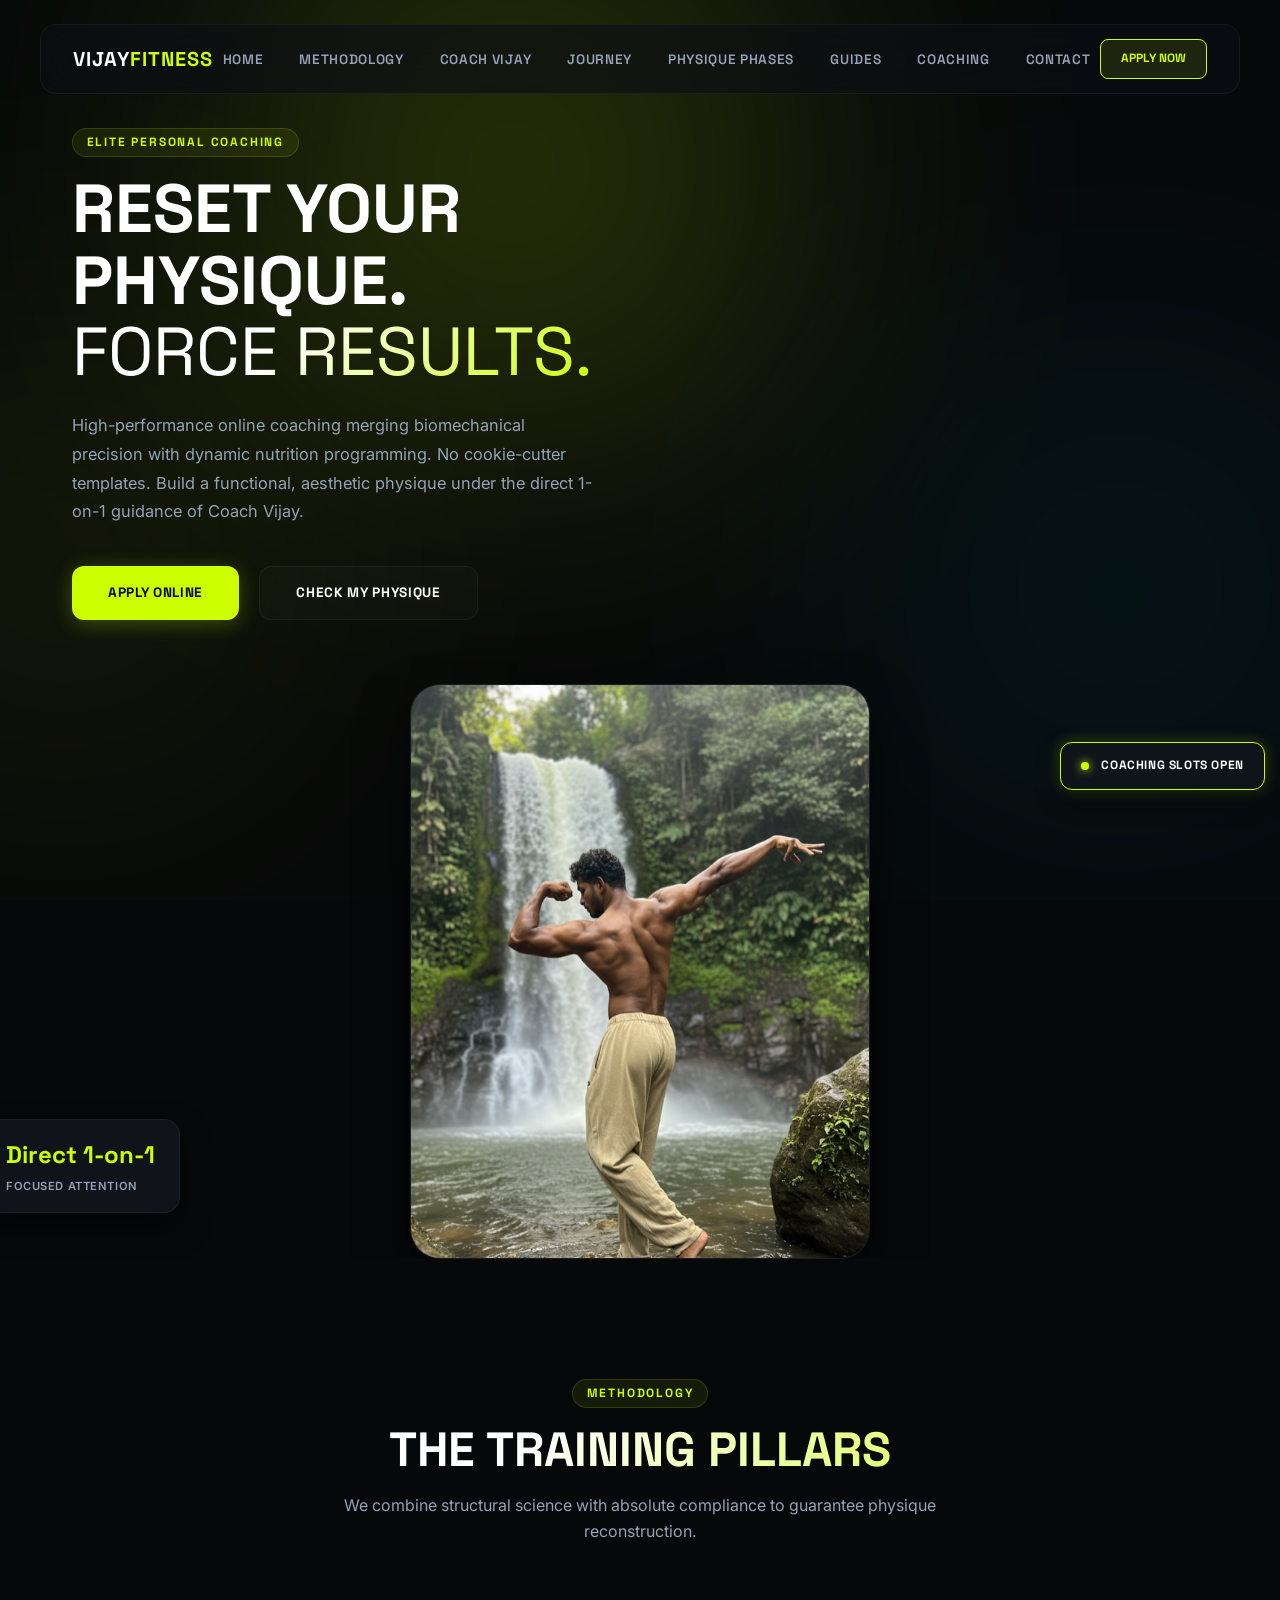
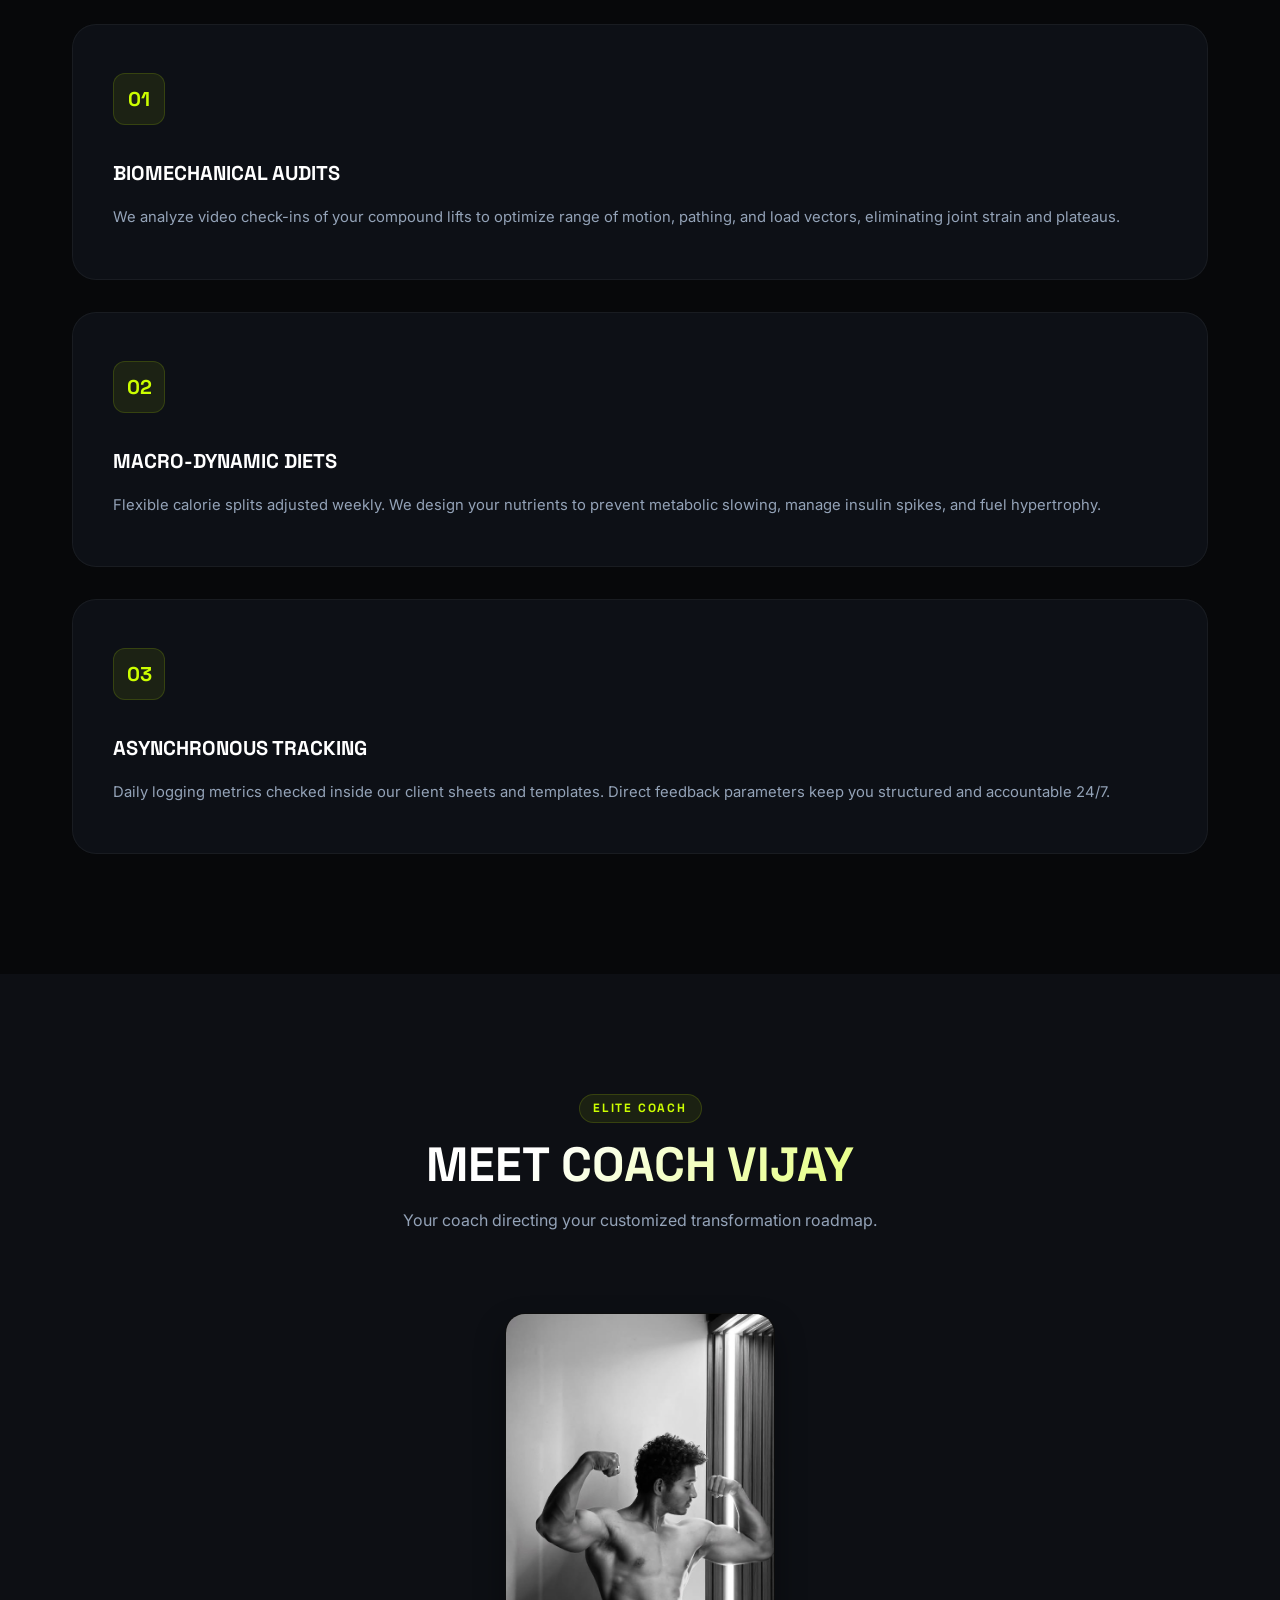
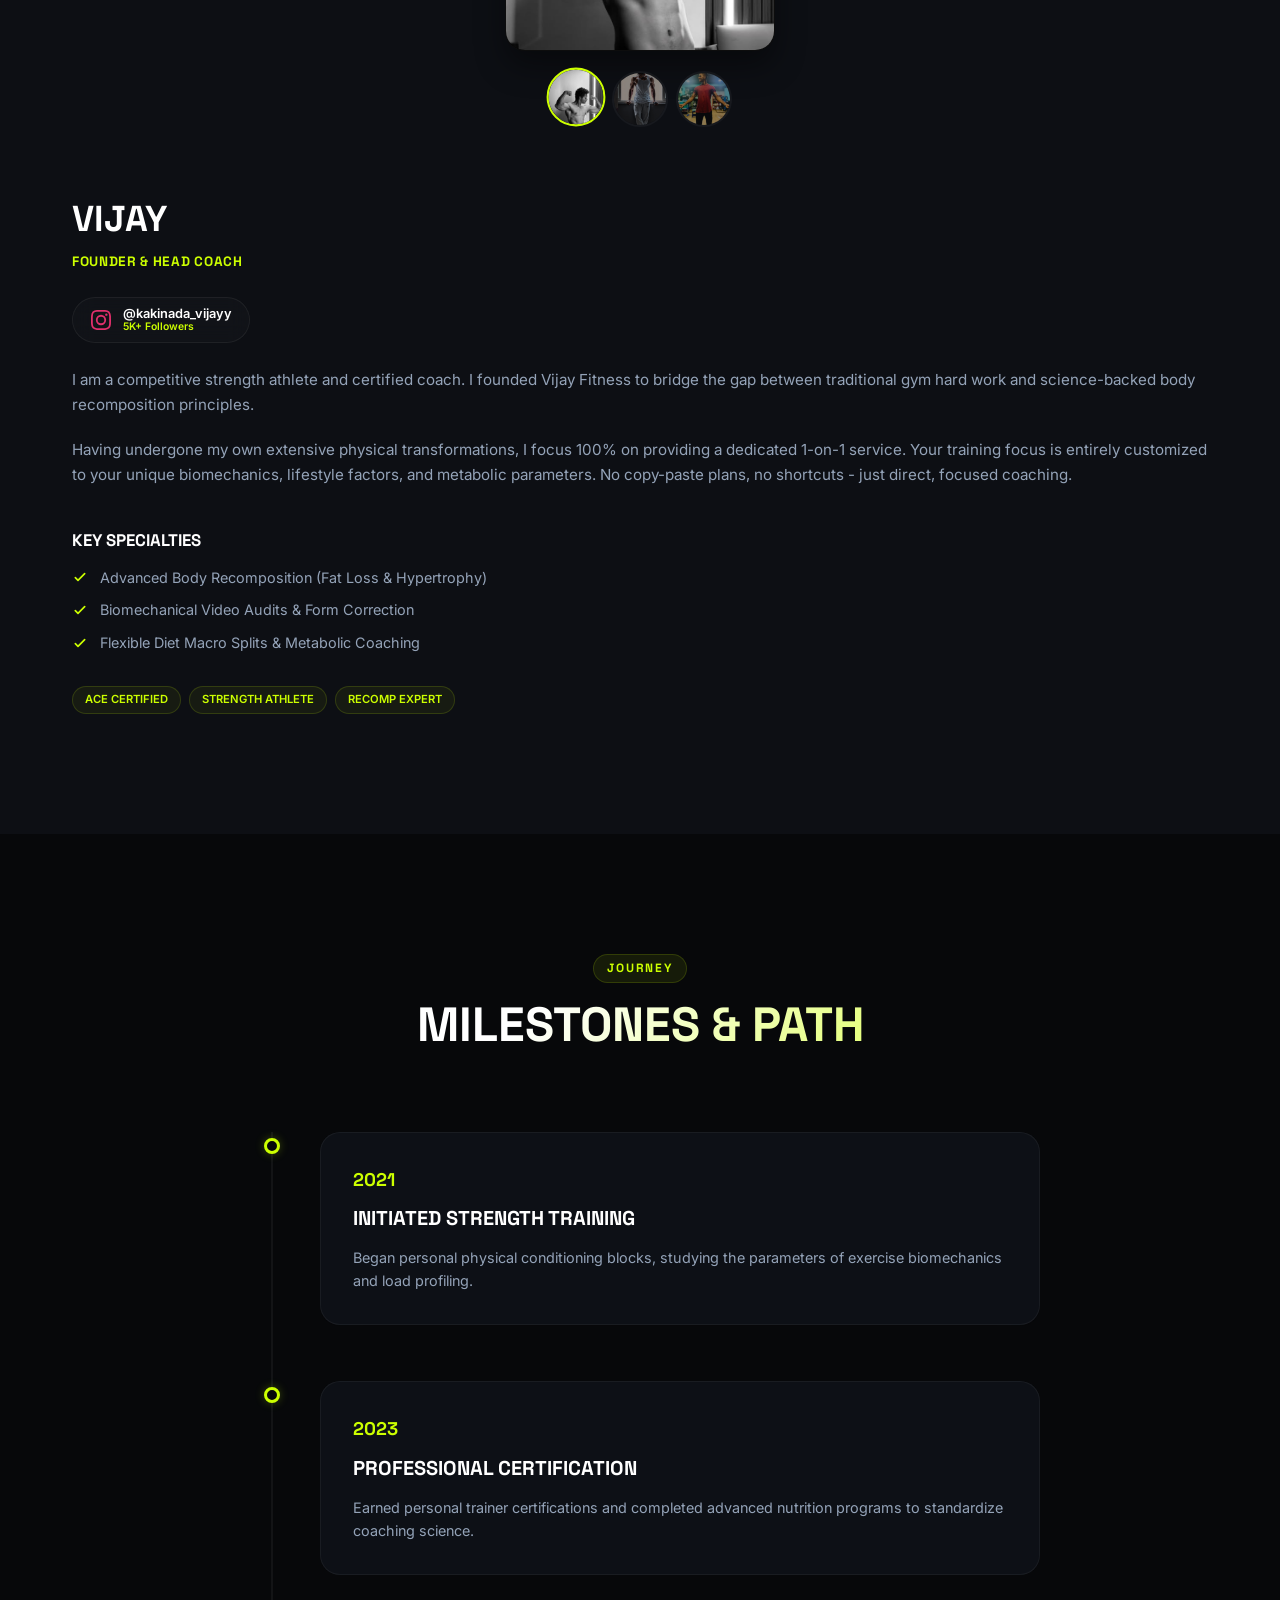
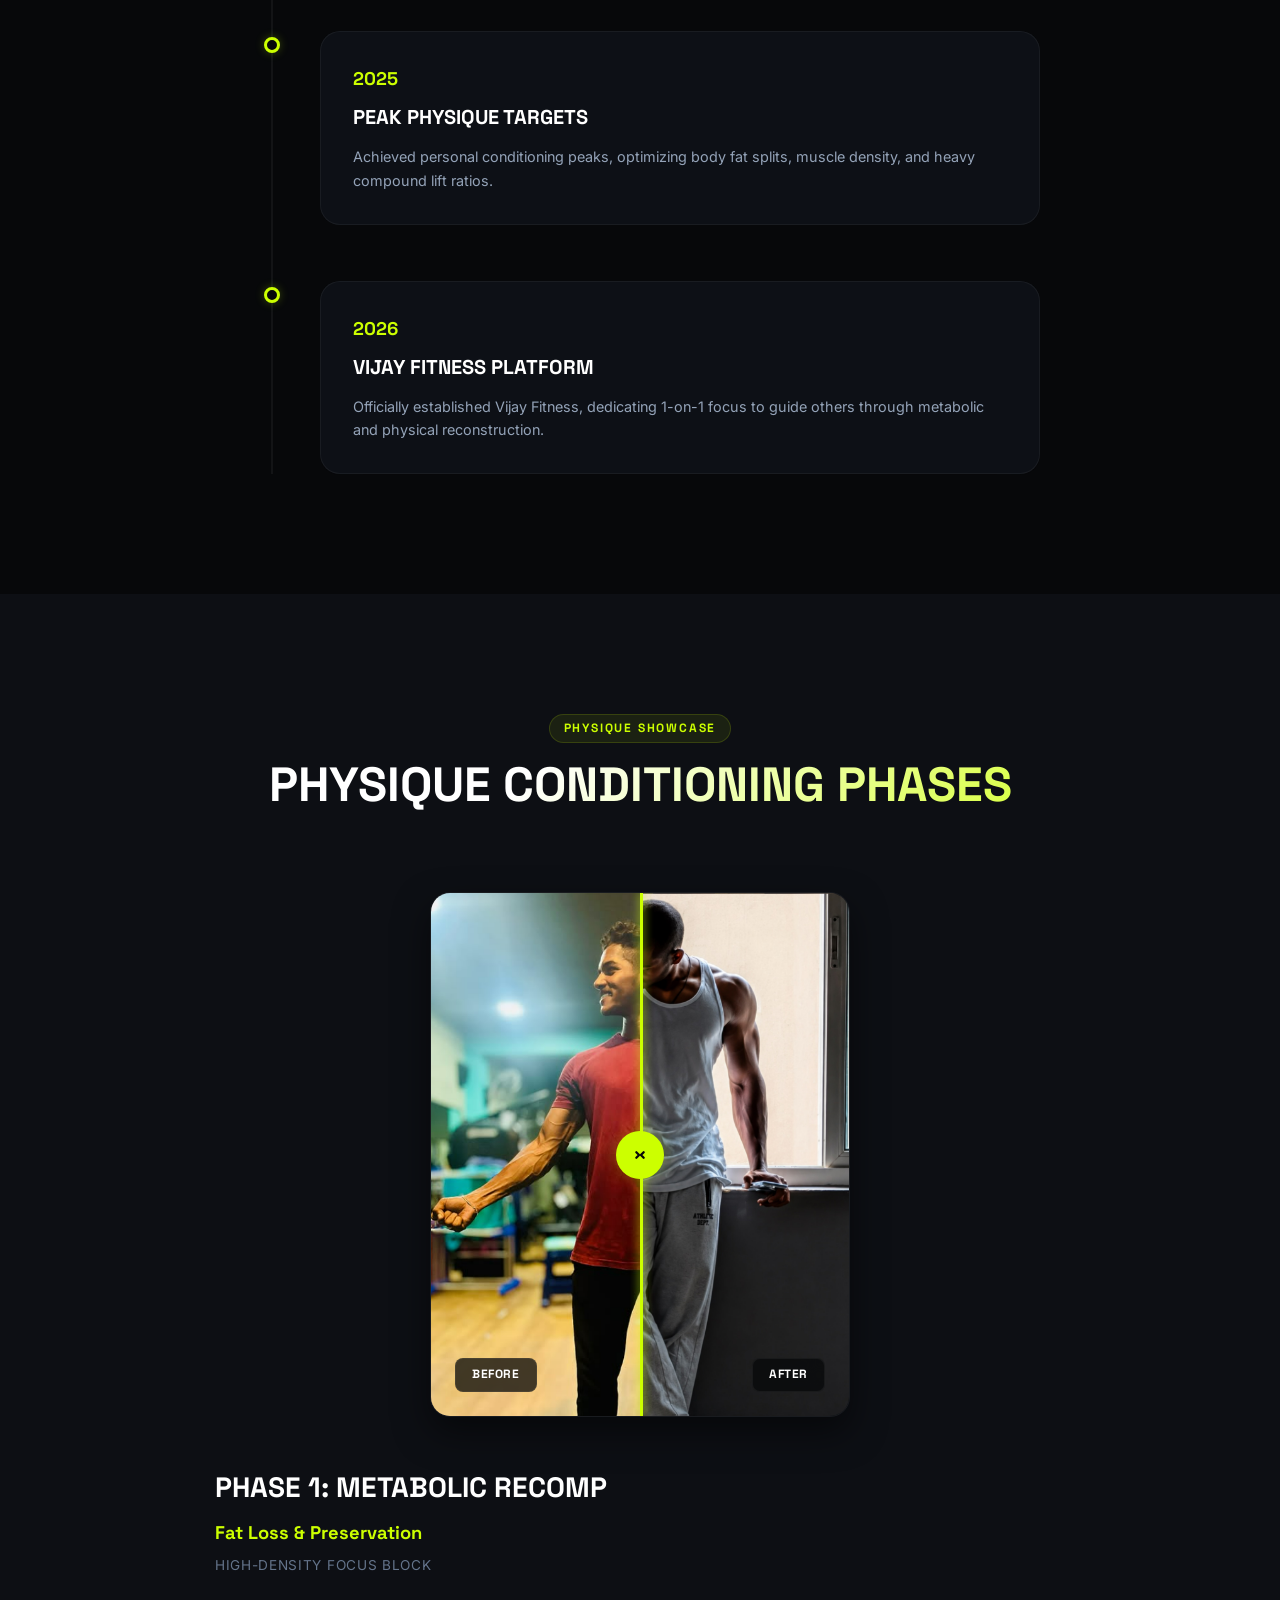
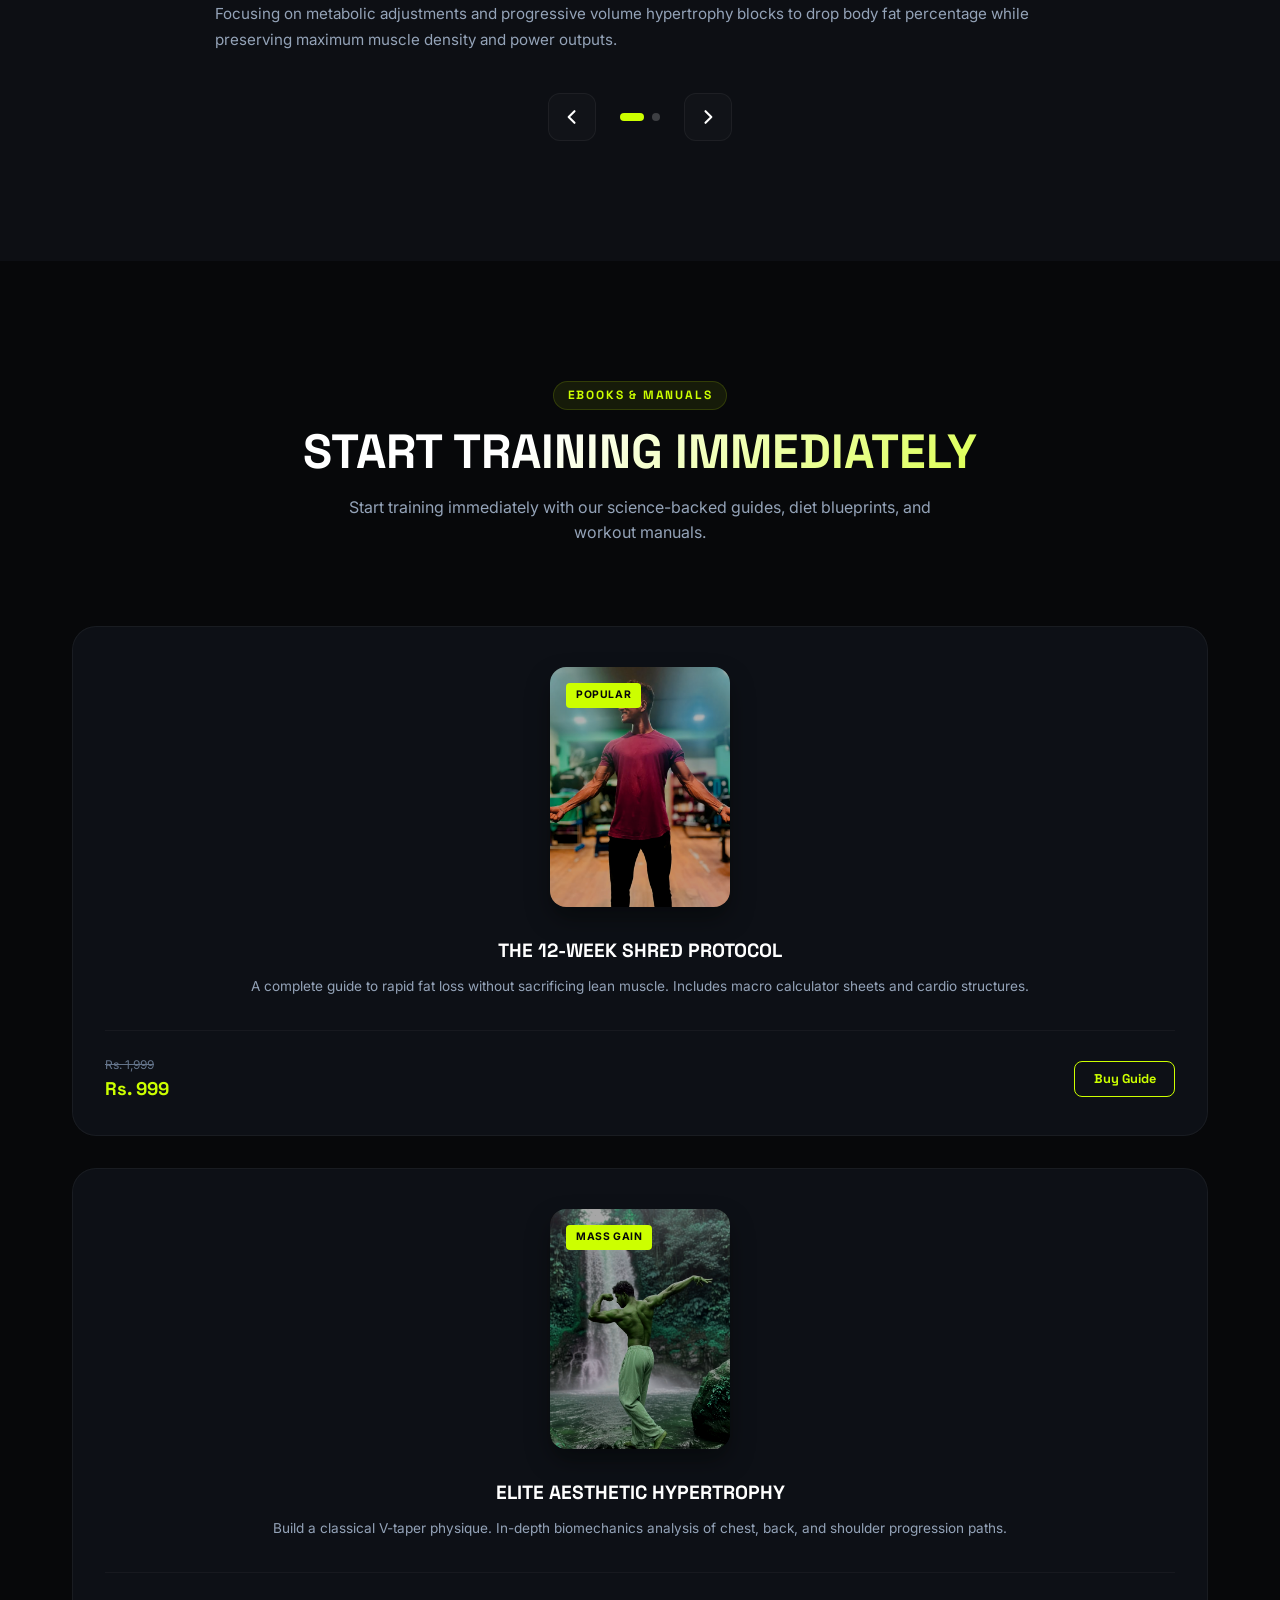
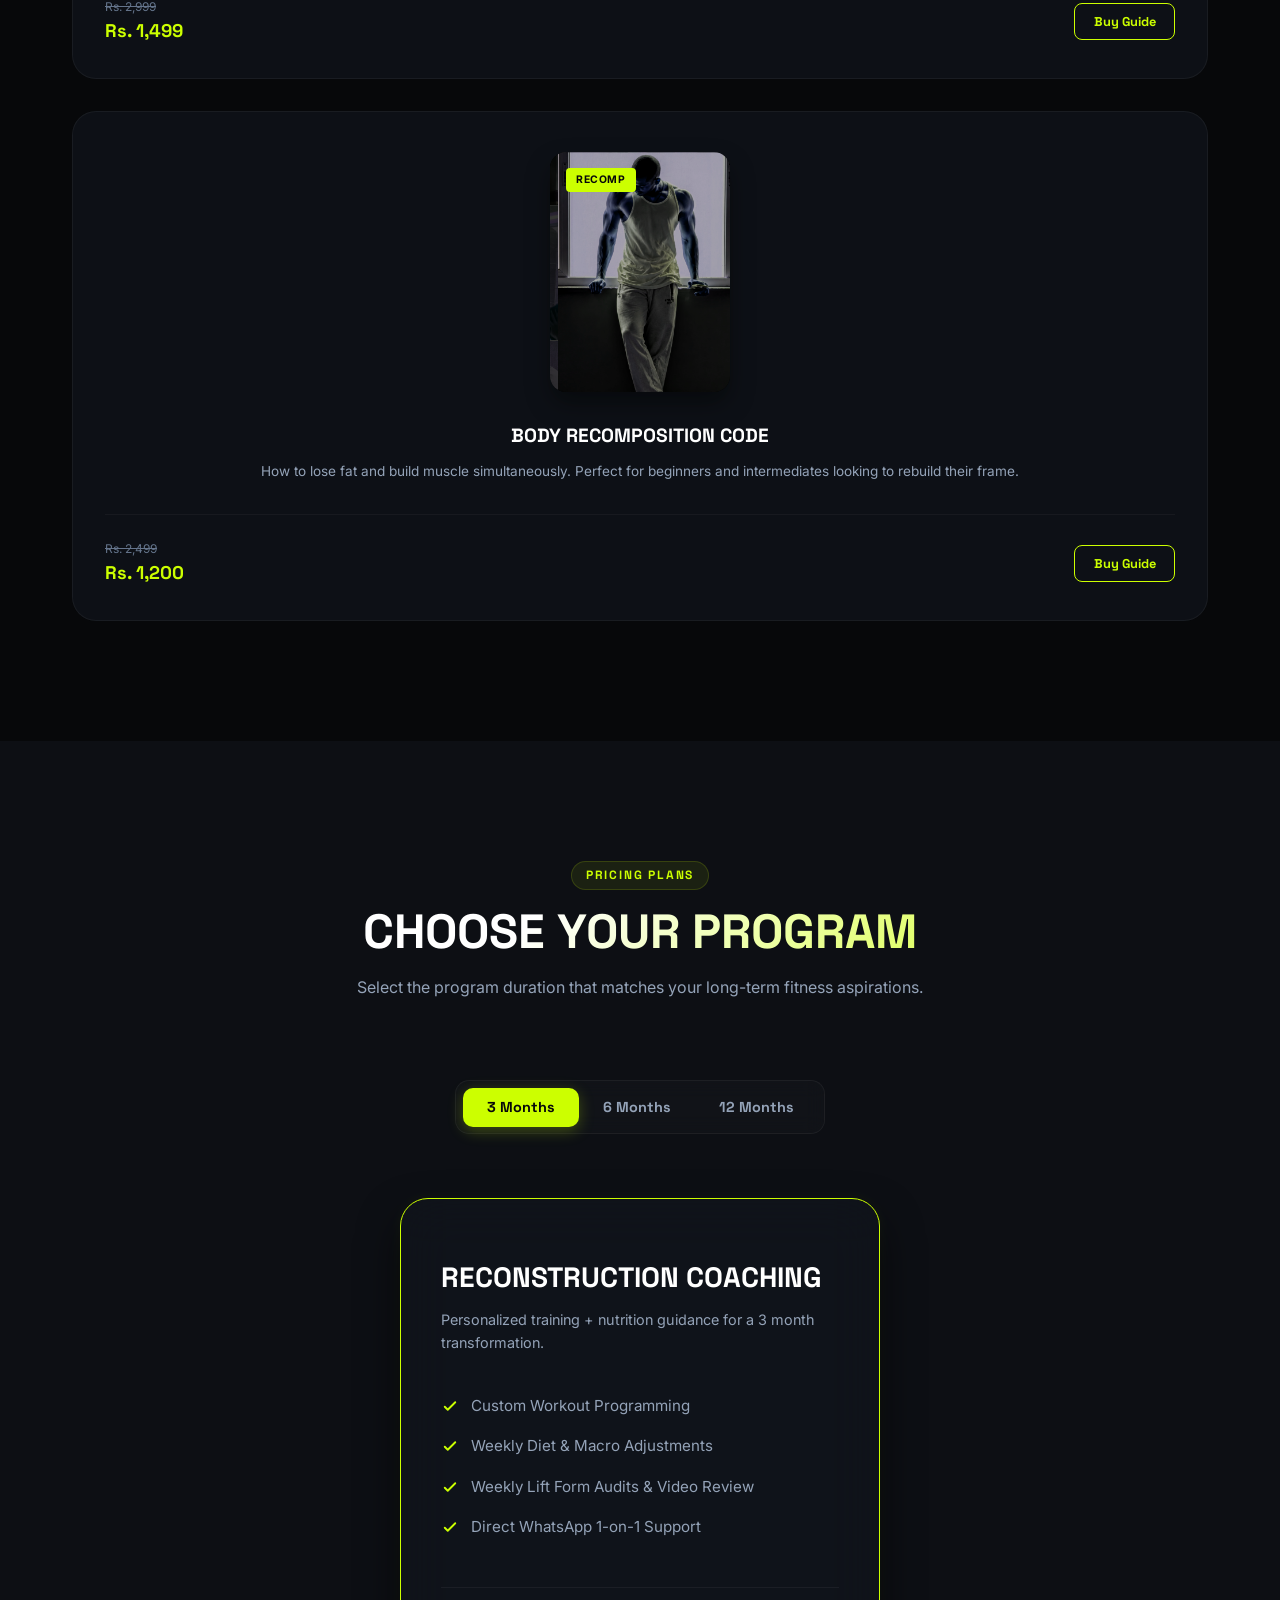
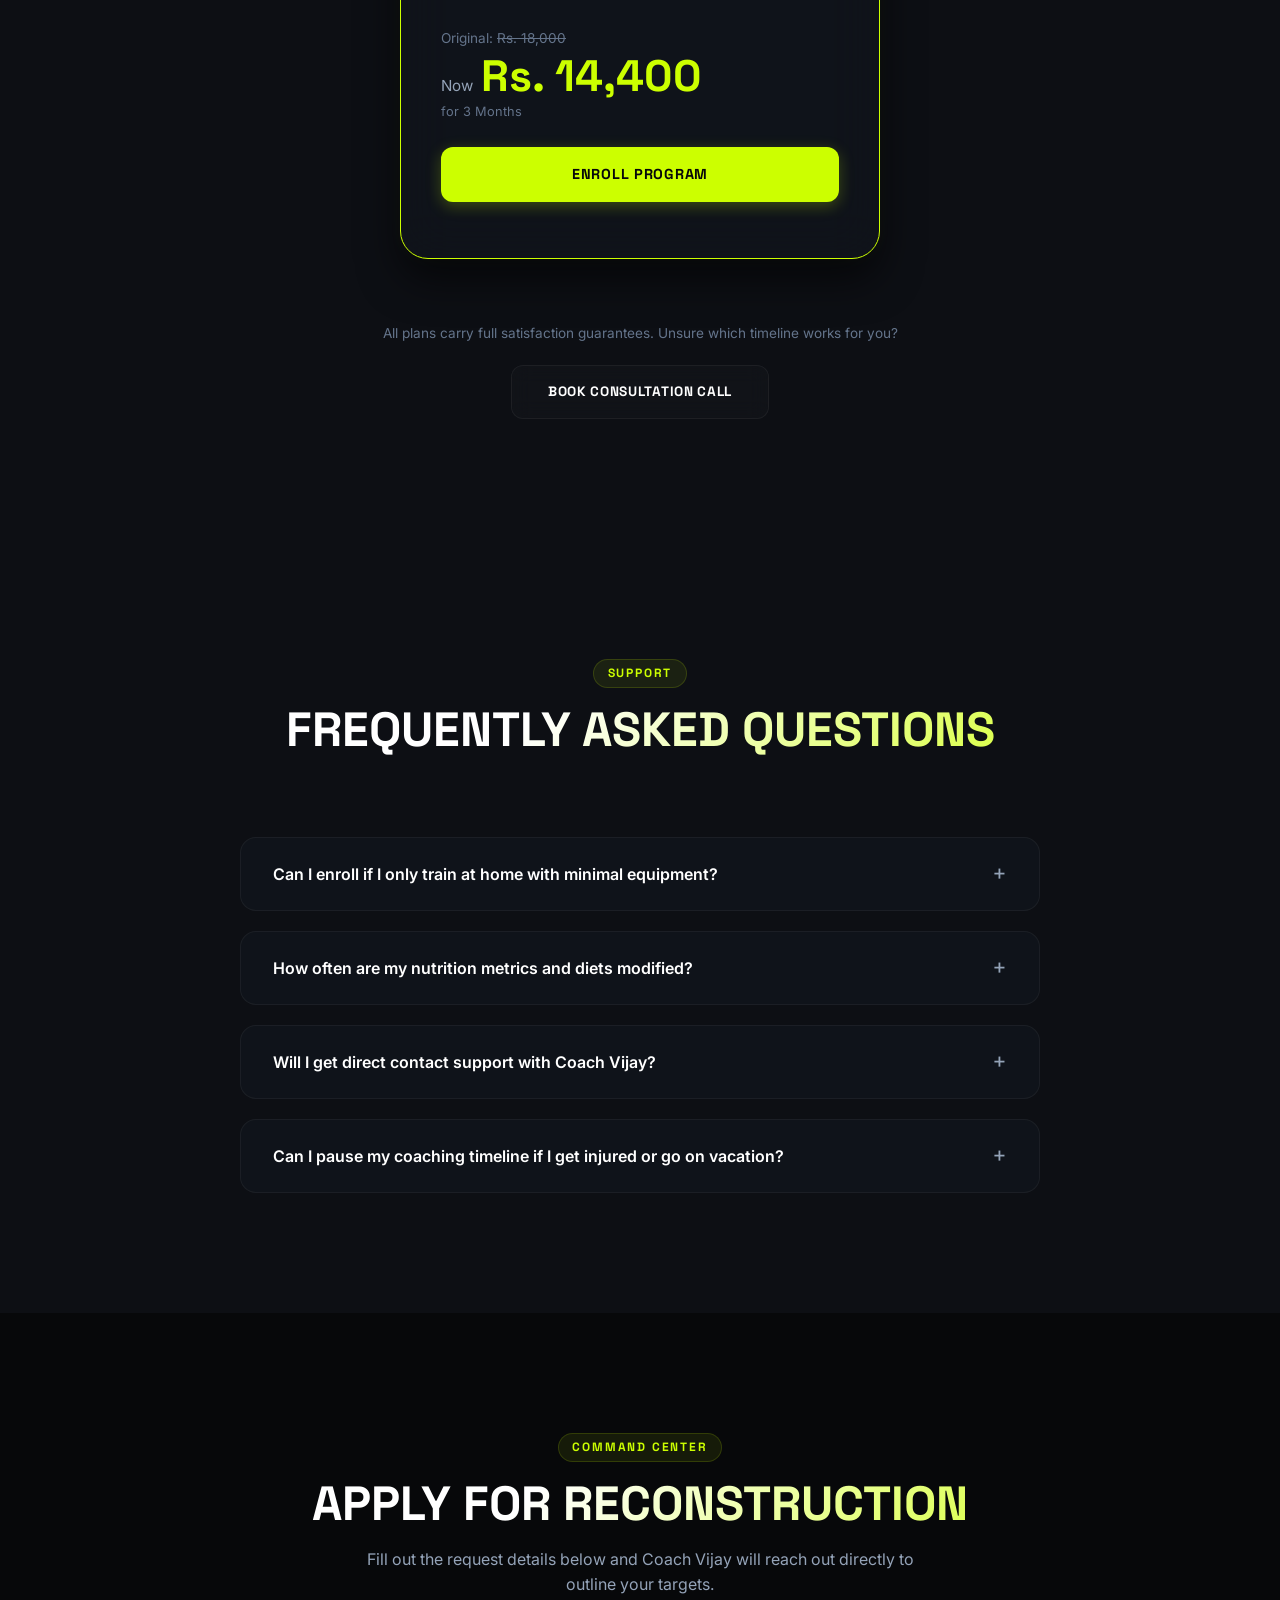
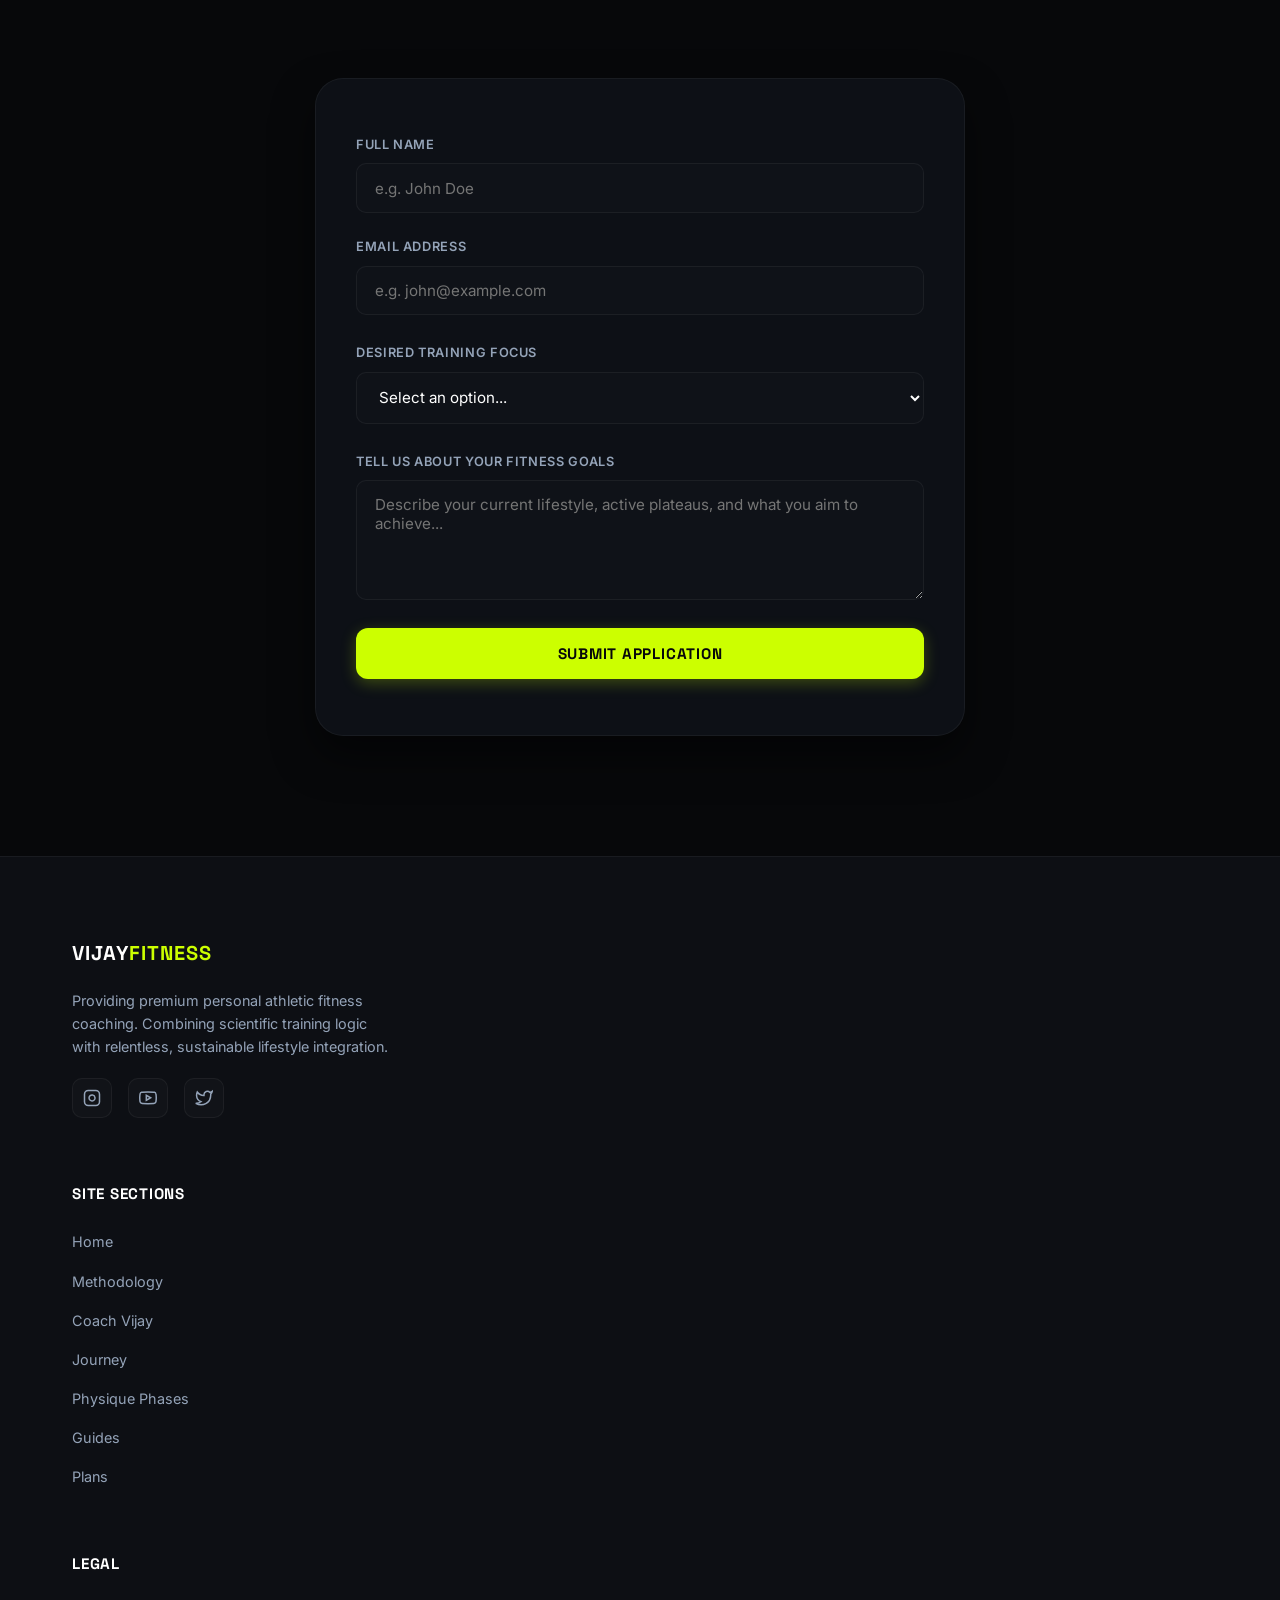
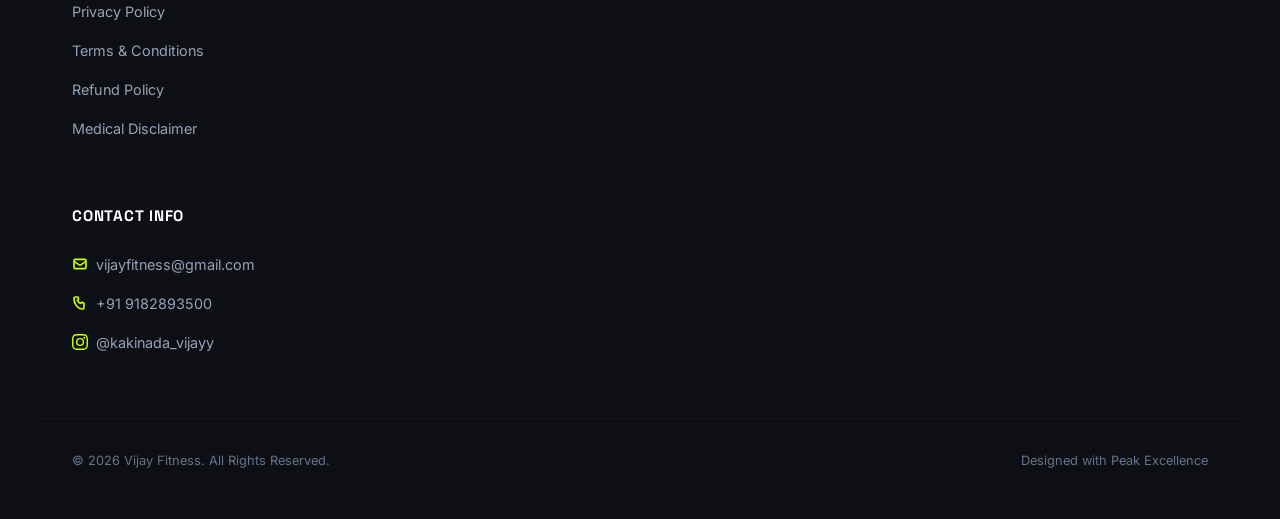
<file: index.html>
<!DOCTYPE html>
<html lang="en">
<head>
  <meta charset="UTF-8">
  <meta name="viewport" content="width=device-width, initial-scale=1.0">
  
  <!-- SEO Meta Tags -->
  <title>Vijay Fitness | Performance Coaching & Transformations</title>
  <meta name="description" content="Premium, science-backed athletic personal training. Get custom workouts, metabolic restructuring diets, and guaranteed results with Coach Vijay.">
  <meta name="keywords" content="personal trainer, online coaching, body recomposition, custom diet macro, fat loss program, muscle hypertrophy">
  <meta name="author" content="Vijay Fitness">
  <meta name="robots" content="index, follow">
  
  <!-- CSS Stylesheet -->
  <link rel="stylesheet" href="styles.css">
</head>
<body>

  <!-- Cyber-Neon Decorative Background Glows -->
  <div class="fixed-background">
    <div class="glow-circle glow-1"></div>
    <div class="glow-circle glow-2"></div>
    <div class="glow-circle glow-3"></div>
  </div>

  <!-- Floating Glass Navigation Bar -->
  <header>
    <nav class="header-nav">
      <a href="#" class="logo">VIJAY<span>FITNESS</span></a>
      <ul class="nav-links">
        <li><a href="#home">Home</a></li>
        <li><a href="#about">Methodology</a></li>
        <li><a href="#coaches">Coach Vijay</a></li>
        <li><a href="#achievements">Journey</a></li>
        <li><a href="#transformations">Physique Phases</a></li>
        <li><a href="#ebooks">Guides</a></li>
        <li><a href="#plans">Coaching</a></li>
        <li><a href="#contact">Contact</a></li>
      </ul>
      <a href="#plans" class="btn-nav-cta">Apply Now</a>
      
      <!-- Hamburger Menu for Mobile -->
      <button class="mobile-menu-toggle" aria-label="Open Navigation">
        <svg fill="none" stroke="currentColor" stroke-width="2.5" viewBox="0 0 24 24" width="28" height="28" xmlns="http://www.w3.org/2000/svg">
          <path stroke-linecap="round" stroke-linejoin="round" d="M4 6h16M4 12h16M4 18h16"></path>
        </svg>
      </button>
    </nav>
  </header>

  <!-- Mobile Drawer Menu -->
  <div class="mobile-nav-panel">
    <div class="mobile-nav-content">
      <button class="mobile-nav-close" aria-label="Close Navigation" style="position: absolute; top: 1.5rem; right: 1.5rem; background: none; border: none; color: white; cursor: pointer;">
        <svg fill="none" stroke="currentColor" stroke-width="2.5" viewBox="0 0 24 24" width="28" height="28" xmlns="http://www.w3.org/2000/svg">
          <path stroke-linecap="round" stroke-linejoin="round" d="M6 18L18 6M6 6l12 12"></path>
        </svg>
      </button>
      <ul class="mobile-nav-links">
        <li><a href="#home">Home</a></li>
        <li><a href="#about">Methodology</a></li>
        <li><a href="#coaches">Coach Vijay</a></li>
        <li><a href="#achievements">Journey</a></li>
        <li><a href="#transformations">Physique Phases</a></li>
        <li><a href="#ebooks">Guides</a></li>
        <li><a href="#plans">Coaching</a></li>
        <li><a href="#contact">Contact</a></li>
      </ul>
      <a href="#plans" class="btn-primary" style="margin-top: 2rem; width: 200px;">Apply Now</a>
    </div>
  </div>

  <!-- Hero Section -->
  <section id="home" class="hero-section">
    <div class="container hero-grid">
      <div class="hero-content">
        <span class="section-tag">Elite Personal Coaching</span>
        <h1 class="hero-title">Reset Your<br>Physique.<br><span class="gradient-text">Force Results.</span></h1>
        <p class="hero-desc">
          High-performance online coaching merging biomechanical precision with dynamic nutrition programming. 
          No cookie-cutter templates. Build a functional, aesthetic physique under the direct 1-on-1 guidance of Coach Vijay.
        </p>
        <div class="hero-actions">
          <a href="#plans" class="btn-primary">Apply Online</a>
          <a href="#transformations" class="btn-secondary">Check My Physique</a>
        </div>
      </div>
      <div class="hero-image-wrapper">
        <div class="hero-card">
          <img src="images/hero.png" alt="Coach Vijay Back Flex">
        </div>
        <!-- Floating Telemetry Badges -->
        <div class="hero-widget-active">
          <div class="ping"></div>
          <span>Coaching Slots Open</span>
        </div>
        <div class="hero-widget-stats">
          <span class="val">Direct 1-on-1</span>
          <span class="lbl">Focused Attention</span>
        </div>
      </div>
    </div>
  </section>

  <!-- The Vijay Methodology Section -->
  <section id="about" class="section-padding">
    <div class="container">
      <div class="section-header">
        <span class="section-tag">Methodology</span>
        <h2 class="gradient-text">The Training Pillars</h2>
        <p style="max-width: 600px; margin: 0 auto; color: var(--text-secondary);">We combine structural science with absolute compliance to guarantee physique reconstruction.</p>
      </div>

      <div class="methodology-grid">
        <div class="method-card">
          <div class="method-icon-box">01</div>
          <h3>Biomechanical Audits</h3>
          <p>We analyze video check-ins of your compound lifts to optimize range of motion, pathing, and load vectors, eliminating joint strain and plateaus.</p>
        </div>
        <div class="method-card">
          <div class="method-icon-box">02</div>
          <h3>Macro-Dynamic Diets</h3>
          <p>Flexible calorie splits adjusted weekly. We design your nutrients to prevent metabolic slowing, manage insulin spikes, and fuel hypertrophy.</p>
        </div>
        <div class="method-card">
          <div class="method-icon-box">03</div>
          <h3>Asynchronous Tracking</h3>
          <p>Daily logging metrics checked inside our client sheets and templates. Direct feedback parameters keep you structured and accountable 24/7.</p>
        </div>
      </div>
    </div>
  </section>

  <!-- Meet Coach Vijay Section -->
  <section id="coaches" class="section-padding" style="background: var(--bg-secondary);">
    <div class="container">
      <div class="section-header">
        <span class="section-tag">Elite Coach</span>
        <h2 class="gradient-text">Meet Coach Vijay</h2>
        <p style="max-width: 600px; margin: 0 auto; color: var(--text-secondary);">Your coach directing your customized transformation roadmap.</p>
      </div>

      <div class="coach-profile-container">
        <!-- Interactive Card Switcher on Left -->
        <div class="coach-profile-left">
          <div class="coach-main-card">
            <img src="images/coach/coach1.png" alt="Coach Vijay" id="coach-active-img" style="transition: opacity 0.2s ease;">
          </div>
          <div class="coach-thumbnails">
            <button class="thumb-btn active" data-img="images/coach/coach1.png" aria-label="Pose 1">
              <img src="images/coach/coach1.png" alt="Pose 1">
            </button>
            <button class="thumb-btn" data-img="images/coach/coach2.png" aria-label="Pose 2">
              <img src="images/coach/coach2.png" alt="Pose 2">
            </button>
            <button class="thumb-btn" data-img="images/coach/coach3.png" aria-label="Pose 3">
              <img src="images/coach/coach3.png" alt="Pose 3">
            </button>
          </div>
        </div>

        <!-- Bio details on Right -->
        <div class="coach-profile-info">
          <h3>Vijay</h3>
          <div class="coach-profile-role">Founder &amp; Head Coach</div>
          
          <!-- Instagram Connect Badge -->
          <a href="https://www.instagram.com/kakinada_vijayy/" target="_blank" rel="noopener noreferrer" class="insta-badge-link">
            <div class="insta-glass-badge">
              <svg fill="currentColor" viewBox="0 0 24 24" width="20" height="20" xmlns="http://www.w3.org/2000/svg">
                <path d="M12 2.163c3.204 0 3.584.012 4.85.07 3.252.148 4.771 1.691 4.919 4.919.058 1.265.069 1.645.069 4.849 0 3.205-.012 3.584-.069 4.849-.149 3.225-1.664 4.771-4.919 4.919-1.266.058-1.644.07-4.85.07-3.204 0-3.584-.012-4.849-.07-3.26-.149-4.771-1.699-4.919-4.92-.058-1.265-.07-1.644-.07-4.849 0-3.204.013-3.583.07-4.849.149-3.227 1.664-4.771 4.919-4.919 1.266-.057 1.645-.069 4.849-.069zM12 0C8.741 0 8.333.014 7.053.072 2.695.272.273 2.69.073 7.051.014 8.333 0 8.741 0 12c0 3.259.014 3.668.072 4.948.2 4.358 2.618 6.78 6.98 6.98 1.281.058 1.689.072 4.948.072 3.259 0 3.668-.014 4.948-.072 4.354-.2 6.782-2.618 6.979-6.98.059-1.28.073-1.689.073-4.948 0-3.259-.014-3.667-.072-4.947-.196-4.354-2.617-6.78-6.979-6.98C15.668.014 15.259 0 12 0zm0 5.838a6.162 6.162 0 100 12.324 6.162 6.162 0 000-12.324zM12 16a4 4 0 110-8 4 4 0 010 8zm6.406-11.845a1.44 1.44 0 100 2.881 1.44 1.44 0 000-2.881z"/>
              </svg>
              <div class="badge-text">
                <span class="handle">@kakinada_vijayy</span>
                <span class="stats">5K+ Followers</span>
              </div>
            </div>
          </a>

          <p class="coach-profile-bio">
            I am a competitive strength athlete and certified coach. 
            I founded Vijay Fitness to bridge the gap between traditional gym hard work and science-backed body recomposition principles.
          </p>
          <p class="coach-profile-bio">
            Having undergone my own extensive physical transformations, I focus 100% on providing a dedicated 1-on-1 service. 
            Your training focus is entirely customized to your unique biomechanics, lifestyle factors, and metabolic parameters. 
            No copy-paste plans, no shortcuts - just direct, focused coaching.
          </p>
          
          <div class="coach-expertise">
            <h4>Key Specialties</h4>
            <ul class="expertise-list">
              <li>
                <svg fill="none" stroke="currentColor" stroke-width="2.5" viewBox="0 0 24 24" xmlns="http://www.w3.org/2000/svg" width="16" height="16">
                  <path stroke-linecap="round" stroke-linejoin="round" d="M5 13l4 4L19 7"></path>
                </svg>
                Advanced Body Recomposition (Fat Loss &amp; Hypertrophy)
              </li>
              <li>
                <svg fill="none" stroke="currentColor" stroke-width="2.5" viewBox="0 0 24 24" xmlns="http://www.w3.org/2000/svg" width="16" height="16">
                  <path stroke-linecap="round" stroke-linejoin="round" d="M5 13l4 4L19 7"></path>
                </svg>
                Biomechanical Video Audits &amp; Form Correction
              </li>
              <li>
                <svg fill="none" stroke="currentColor" stroke-width="2.5" viewBox="0 0 24 24" xmlns="http://www.w3.org/2000/svg" width="16" height="16">
                  <path stroke-linecap="round" stroke-linejoin="round" d="M5 13l4 4L19 7"></path>
                </svg>
                Flexible Diet Macro Splits &amp; Metabolic Coaching
              </li>
            </ul>
          </div>

          <div class="coach-profile-tags">
            <span class="badge">ACE CERTIFIED</span>
            <span class="badge">STRENGTH ATHLETE</span>
            <span class="badge">RECOMP EXPERT</span>
          </div>
        </div>
      </div>
    </div>
  </section>

  <!-- Achievements Timeline Section -->
  <section id="achievements" class="section-padding">
    <div class="container">
      <div class="section-header">
        <span class="section-tag">Journey</span>
        <h2 class="gradient-text">Milestones &amp; Path</h2>
      </div>

      <div class="timeline-container">
        <div class="timeline-item">
          <div class="timeline-marker"></div>
          <div class="timeline-content">
            <div class="timeline-date">2021</div>
            <h3>Initiated Strength Training</h3>
            <p>Began personal physical conditioning blocks, studying the parameters of exercise biomechanics and load profiling.</p>
          </div>
        </div>
        <div class="timeline-item">
          <div class="timeline-marker"></div>
          <div class="timeline-content">
            <div class="timeline-date">2023</div>
            <h3>Professional Certification</h3>
            <p>Earned personal trainer certifications and completed advanced nutrition programs to standardize coaching science.</p>
          </div>
        </div>
        <div class="timeline-item">
          <div class="timeline-marker"></div>
          <div class="timeline-content">
            <div class="timeline-date">2025</div>
            <h3>Peak Physique Targets</h3>
            <p>Achieved personal conditioning peaks, optimizing body fat splits, muscle density, and heavy compound lift ratios.</p>
          </div>
        </div>
        <div class="timeline-item">
          <div class="timeline-marker"></div>
          <div class="timeline-content">
            <div class="timeline-date">2026</div>
            <h3>Vijay Fitness Platform</h3>
            <p>Officially established Vijay Fitness, dedicating 1-on-1 focus to guide others through metabolic and physical reconstruction.</p>
          </div>
        </div>
      </div>
    </div>
  </section>

  <!-- Transformations Section (Personal Poses Showcase) -->
  <section id="transformations" class="section-padding" style="background: var(--bg-secondary);">
    <div class="container">
      <div class="section-header">
        <span class="section-tag">Physique Showcase</span>
        <h2 class="gradient-text">Physique Conditioning Phases</h2>
      </div>

      <div class="transformations-container">
        <div class="transformations-slider">
          
          <!-- Slide 1 (Phase 1) -->
          <div class="transformation-card active" id="slide-0">
            <div class="ba-slider-container">
              <img src="images/transformations/after1.png" alt="Vijay Conditioning Phase 1 After" class="slider-img slider-before">
              <img src="images/transformations/before1.png" alt="Vijay Conditioning Phase 1 Before" class="slider-img slider-after">
              <div class="slider-bar"></div>
              <div class="slider-button" aria-hidden="true">
                <svg fill="none" stroke="currentColor" stroke-width="2.5" viewBox="0 0 24 24" xmlns="http://www.w3.org/2000/svg">
                  <path stroke-linecap="round" stroke-linejoin="round" d="M8 9l3 3-3 3m8 0l-3-3 3-3"></path>
                </svg>
              </div>
              <input type="range" min="0" max="100" value="50" class="slider-input" aria-label="Swipe to view before and after">
              <div class="ba-label ba-label-before">Before</div>
              <div class="ba-label ba-label-after">After</div>
            </div>
            <div class="transformation-details">
              <h3>Phase 1: Metabolic Recomp</h3>
              <div class="transformation-stats">Fat Loss &amp; Preservation</div>
              <div class="transformation-duration">High-Density Focus Block</div>
              <p class="transformation-desc">
                Focusing on metabolic adjustments and progressive volume hypertrophy blocks to drop body fat percentage while preserving maximum muscle density and power outputs.
              </p>
            </div>
          </div>

          <!-- Slide 2 (Phase 2) -->
          <div class="transformation-card" id="slide-1">
            <div class="ba-slider-container">
              <img src="images/transformations/after2.png" alt="Vijay Peak Definition After" class="slider-img slider-before">
              <img src="images/transformations/before2.png" alt="Vijay Peak Definition Before" class="slider-img slider-after">
              <div class="slider-bar"></div>
              <div class="slider-button" aria-hidden="true">
                <svg fill="none" stroke="currentColor" stroke-width="2.5" viewBox="0 0 24 24" xmlns="http://www.w3.org/2000/svg">
                  <path stroke-linecap="round" stroke-linejoin="round" d="M8 9l3 3-3 3m8 0l-3-3 3-3"></path>
                </svg>
              </div>
              <input type="range" min="0" max="100" value="50" class="slider-input" aria-label="Swipe to view before and after">
              <div class="ba-label ba-label-before">Before</div>
              <div class="ba-label ba-label-after">After</div>
            </div>
            <div class="transformation-details">
              <h3>Phase 2: Peak Definition</h3>
              <div class="transformation-stats">Aesthetic Density &amp; Definition</div>
              <div class="transformation-duration">Strength Integration Block</div>
              <p class="transformation-desc">
                Applying heavy load profiles with precise biomechanical paths to maximize strength parameters and achieve peak physical conditioning.
              </p>
            </div>
          </div>

        </div>

        <!-- Slider Controls -->
        <div class="slider-controls">
          <button class="slider-btn prev" aria-label="Previous Slide">
            <svg fill="none" stroke="currentColor" viewBox="0 0 24 24" xmlns="http://www.w3.org/2000/svg">
              <path stroke-linecap="round" stroke-linejoin="round" d="M15 19l-7-7 7-7"></path>
            </svg>
          </button>
          <div class="slider-dots"></div>
          <button class="slider-btn next" aria-label="Next Slide">
            <svg fill="none" stroke="currentColor" viewBox="0 0 24 24" xmlns="http://www.w3.org/2000/svg">
              <path stroke-linecap="round" stroke-linejoin="round" d="M9 5l7 7-7 7"></path>
            </svg>
          </button>
        </div>
      </div>
    </div>
  </section>

  <!-- Digital Guides & Manuals -->
  <section id="ebooks" class="section-padding">
    <div class="container">
      <div class="section-header">
        <span class="section-tag">Ebooks &amp; Manuals</span>
        <h2 class="gradient-text">Start Training Immediately</h2>
        <p style="max-width: 600px; margin: 0 auto; color: var(--text-secondary);">Start training immediately with our science-backed guides, diet blueprints, and workout manuals.</p>
      </div>

      <div class="ebooks-grid">
        <!-- Ebook 1 -->
        <div class="ebook-card">
          <div class="ebook-cover-wrapper">
            <img src="images/ebooks/ebook1.png" alt="Shred Protocol Cover" class="ebook-img book-tone-1">
            <div class="ebook-tag">POPULAR</div>
          </div>
          <div class="ebook-content">
            <h3>The 12-Week Shred Protocol</h3>
            <p class="ebook-desc">A complete guide to rapid fat loss without sacrificing lean muscle. Includes macro calculator sheets and cardio structures.</p>
            <div class="ebook-footer">
              <div class="ebook-price">
                <span class="orig">Rs. 1,999</span>
                <span class="curr">Rs. 999</span>
              </div>
              <button class="btn-buy-ebook" onclick="alert('E-Book Purchase Mock Flow: Product Added!')">Buy Guide</button>
            </div>
          </div>
        </div>

        <!-- Ebook 2 -->
        <div class="ebook-card">
          <div class="ebook-cover-wrapper">
            <img src="images/ebooks/ebook2.png" alt="Hypertrophy Blueprint Cover" class="ebook-img book-tone-2">
            <div class="ebook-tag">MASS GAIN</div>
          </div>
          <div class="ebook-content">
            <h3>Elite Aesthetic Hypertrophy</h3>
            <p class="ebook-desc">Build a classical V-taper physique. In-depth biomechanics analysis of chest, back, and shoulder progression paths.</p>
            <div class="ebook-footer">
              <div class="ebook-price">
                <span class="orig">Rs. 2,999</span>
                <span class="curr">Rs. 1,499</span>
              </div>
              <button class="btn-buy-ebook" onclick="alert('E-Book Purchase Mock Flow: Product Added!')">Buy Guide</button>
            </div>
          </div>
        </div>

        <!-- Ebook 3 -->
        <div class="ebook-card">
          <div class="ebook-cover-wrapper">
            <img src="images/ebooks/ebook3.png" alt="Recomposition Blueprint Cover" class="ebook-img book-tone-3">
            <div class="ebook-tag">RECOMP</div>
          </div>
          <div class="ebook-content">
            <h3>Body Recomposition Code</h3>
            <p class="ebook-desc">How to lose fat and build muscle simultaneously. Perfect for beginners and intermediates looking to rebuild their frame.</p>
            <div class="ebook-footer">
              <div class="ebook-price">
                <span class="orig">Rs. 2,499</span>
                <span class="curr">Rs. 1,200</span>
              </div>
              <button class="btn-buy-ebook" onclick="alert('E-Book Purchase Mock Flow: Product Added!')">Buy Guide</button>
            </div>
          </div>
        </div>
      </div>
    </div>
  </section>

  <!-- Pricing Plans Section -->
  <section id="plans" class="section-padding" style="background: var(--bg-secondary);">
    <div class="container">
      <div class="section-header">
        <span class="section-tag">Pricing Plans</span>
        <h2 class="gradient-text">Choose Your Program</h2>
        <p style="max-width: 600px; margin: 0 auto; color: var(--text-secondary);">Select the program duration that matches your long-term fitness aspirations.</p>
      </div>

      <div class="pricing-tabs-wrapper">
        <div class="pricing-tabs">
          <button class="tab-btn active" data-duration="3">3 Months</button>
          <button class="tab-btn" data-duration="6">6 Months</button>
          <button class="tab-btn" data-duration="12">12 Months</button>
        </div>
      </div>

      <!-- Price Card -->
      <div class="pricing-container">
        <div class="price-card">
          <div class="price-card-header">
            <h3 id="pricing-plan-title">Reconstruction Coaching</h3>
            <p id="pricing-plan-desc" class="price-card-desc">Personalized training + nutrition guidance for a 3 month transformation.</p>
          </div>
          
          <ul class="price-features" id="price-features-list">
            <li>
              <svg fill="none" stroke="currentColor" stroke-width="2.5" viewBox="0 0 24 24" xmlns="http://www.w3.org/2000/svg">
                <path stroke-linecap="round" stroke-linejoin="round" d="M5 13l4 4L19 7"></path>
              </svg>
              Custom Workout Programming
            </li>
            <li>
              <svg fill="none" stroke="currentColor" stroke-width="2.5" viewBox="0 0 24 24" xmlns="http://www.w3.org/2000/svg">
                <path stroke-linecap="round" stroke-linejoin="round" d="M5 13l4 4L19 7"></path>
              </svg>
              Weekly Diet &amp; Macro Adjustments
            </li>
            <li>
              <svg fill="none" stroke="currentColor" stroke-width="2.5" viewBox="0 0 24 24" xmlns="http://www.w3.org/2000/svg">
                <path stroke-linecap="round" stroke-linejoin="round" d="M5 13l4 4L19 7"></path>
              </svg>
              Weekly Lift Form Audits &amp; Video Review
            </li>
            <li>
              <svg fill="none" stroke="currentColor" stroke-width="2.5" viewBox="0 0 24 24" xmlns="http://www.w3.org/2000/svg">
                <path stroke-linecap="round" stroke-linejoin="round" d="M5 13l4 4L19 7"></path>
              </svg>
              Direct WhatsApp 1-on-1 Support
            </li>
          </ul>

          <div class="price-footer">
            <div class="price-box">
              <div class="price-original">Original: <span id="original-price-val">Rs. 18,000</span></div>
              <div class="price-current">
                <span class="label">Now</span>
                <span id="current-price-val" class="value">Rs. 14,400</span>
              </div>
              <div id="price-duration-text" class="price-duration">for 3 Months</div>
            </div>
            <a href="#contact" class="btn-price-cta">Enroll Program</a>
          </div>
        </div>
      </div>

      <div class="consultation-box">
        <p class="consultation-text">All plans carry full satisfaction guarantees. Unsure which timeline works for you?</p>
        <a href="#contact" class="btn-secondary">Book Consultation Call</a>
      </div>
    </div>
  </section>

  <!-- FAQs Accordion -->
  <section id="faq" class="section-padding" style="background: var(--bg-secondary);">
    <div class="container">
      <div class="section-header">
        <span class="section-tag">Support</span>
        <h2 class="gradient-text">Frequently Asked Questions</h2>
      </div>

      <div class="faq-accordion-container">
        <!-- Question 1 -->
        <div class="faq-item">
          <button class="faq-header">
            <span>Can I enroll if I only train at home with minimal equipment?</span>
            <span class="faq-icon-arrow">+</span>
          </button>
          <div class="faq-content">
            <p>Yes, absolutely. We design your workout programming based entirely on the training gear available to you - whether that is a full athletic health club, basic home dumbbells and resistance bands, or bodyweight callisthenics settings.</p>
          </div>
        </div>

        <!-- Question 2 -->
        <div class="faq-item">
          <button class="faq-header">
            <span>How often are my nutrition metrics and diets modified?</span>
            <span class="faq-icon-arrow">+</span>
          </button>
          <div class="faq-content">
            <p>Diets and calorie metrics are reviewed during every weekly audit check-in. If your progress has hit a plateau, we adjust your macros, diet options, or cardio targets. We also adjust layouts if you have travel plans or scheduling changes.</p>
          </div>
        </div>

        <!-- Question 3 -->
        <div class="faq-item">
          <button class="faq-header">
            <span>Will I get direct contact support with Coach Vijay?</span>
            <span class="faq-icon-arrow">+</span>
          </button>
          <div class="faq-content">
            <p>Yes. Unlike large corporate coaching websites that delegate client files to junior assistants, Coach Vijay conducts your 1-on-1 strategy calls, weekly video reviews, and responds directly inside WhatsApp support.</p>
          </div>
        </div>

        <!-- Question 4 -->
        <div class="faq-item">
          <button class="faq-header">
            <span>Can I pause my coaching timeline if I get injured or go on vacation?</span>
            <span class="faq-icon-arrow">+</span>
          </button>
          <div class="faq-content">
            <p>Yes, plans can be paused for up to 14 days (on 3-month plans) or 30 days (on 6/12-month plans) in the event of illness, travel, or medical guidance. Simply alert us 48 hours prior to your pause date.</p>
          </div>
        </div>
      </div>
    </div>
  </section>

  <!-- Contact Form Section -->
  <section id="contact" class="section-padding">
    <div class="container">
      <div class="section-header">
        <span class="section-tag">Command Center</span>
        <h2 class="gradient-text">Apply For Reconstruction</h2>
        <p style="max-width: 600px; margin: 0 auto; color: var(--text-secondary);">Fill out the request details below and Coach Vijay will reach out directly to outline your targets.</p>
      </div>

      <div class="contact-container">
        <div class="contact-card">
          <form class="contact-form">
            <div class="form-group-row">
              <div class="form-group">
                <label for="name" class="form-label">Full Name</label>
                <input type="text" id="name" class="form-input" placeholder="e.g. John Doe" required>
              </div>
              <div class="form-group">
                <label for="email" class="form-label">Email Address</label>
                <input type="email" id="email" class="form-input" placeholder="e.g. john@example.com" required>
              </div>
            </div>
            
            <div class="form-group">
              <label for="service" class="form-label">Desired Training Focus</label>
              <select id="service" class="form-select" required>
                <option value="" disabled selected>Select an option...</option>
                <option value="Fat Loss">Fat Loss Shredding</option>
                <option value="Muscle Gain">Muscle Building</option>
                <option value="Recomp">Body Recomposition</option>
                <option value="Prep">Competition Prep Coaching</option>
              </select>
            </div>

            <div class="form-group">
              <label for="message" class="form-label">Tell Us About Your Fitness Goals</label>
              <textarea id="message" class="form-textarea" placeholder="Describe your current lifestyle, active plateaus, and what you aim to achieve..." required></textarea>
            </div>

            <button type="submit" class="btn-submit">Submit Application</button>
          </form>
        </div>
      </div>
    </div>
  </section>

  <!-- Popup / Modal Dialog showing Success -->
  <div class="success-modal-overlay">
    <div class="success-modal">
      <div class="success-icon">
        <svg fill="none" stroke="currentColor" stroke-width="2.5" viewBox="0 0 24 24" xmlns="http://www.w3.org/2000/svg">
          <path stroke-linecap="round" stroke-linejoin="round" d="M5 13l4 4L19 7"></path>
        </svg>
      </div>
      <h3 class="gradient-text">Application Sent!</h3>
      <p>Thank you for submitting your targets. Coach Vijay will review your profile details and reach out within 24 hours via email or WhatsApp.</p>
      <button class="btn-success-close">Done</button>
    </div>
  </div>

  <!-- Footer Section -->
  <footer class="footer-section">
    <div class="container footer-grid">
      <div class="footer-brand">
        <a href="#" class="logo">VIJAY<span>FITNESS</span></a>
        <p>Providing premium personal athletic fitness coaching. Combining scientific training logic with relentless, sustainable lifestyle integration.</p>
        <div class="footer-socials">
          <a href="https://www.instagram.com/kakinada_vijayy/" target="_blank" rel="noopener noreferrer" class="social-link" aria-label="Instagram">
            <svg fill="none" stroke="currentColor" stroke-width="2" viewBox="0 0 24 24" xmlns="http://www.w3.org/2000/svg">
              <rect x="2" y="2" width="20" height="20" rx="5" ry="5"></rect>
              <path d="M16 11.37A4 4 0 1112.63 8 4 4 0 0116 11.37z"></path>
              <line x1="17.5" y1="6.5" x2="17.51" y2="6.5"></line>
            </svg>
          </a>
          <a href="#" class="social-link" aria-label="YouTube">
            <svg fill="none" stroke="currentColor" stroke-width="2" viewBox="0 0 24 24" xmlns="http://www.w3.org/2000/svg">
              <path d="M22.54 6.42a2.78 2.78 0 00-1.94-2C18.88 4 12 4 12 4s-6.88 0-8.6.46a2.78 2.78 0 00-1.94 2A29 29 0 001 11.75a29 29 0 00.46 5.33 2.78 2.78 0 001.94 2c1.72.46 8.6.46 8.6.46s6.88 0 8.6-.46a2.78 2.78 0 001.94-2 29 29 0 00.46-5.25 29 29 0 00-.46-5.42z"></path>
              <polygon points="9.75 15.02 15.5 11.75 9.75 8.48 9.75 15.02"></polygon>
            </svg>
          </a>
          <a href="#" class="social-link" aria-label="Twitter">
            <svg fill="none" stroke="currentColor" stroke-width="2" viewBox="0 0 24 24" xmlns="http://www.w3.org/2000/svg">
              <path d="M23 3a10.9 10.9 0 01-3.14 1.53 4.48 4.48 0 00-7.86 3v1A10.66 10.66 0 013 4s-4 9 5 13a11.64 11.64 0 01-7 2c9 5 20 0 20-11.5a4.5 4.5 0 00-.08-.83A7.72 7.72 0 0023 3z"></path>
            </svg>
          </a>
        </div>
      </div>
      
      <div class="footer-links-group">
        <h4>Site Sections</h4>
        <ul>
          <li><a href="#home">Home</a></li>
          <li><a href="#about">Methodology</a></li>
          <li><a href="#coaches">Coach Vijay</a></li>
          <li><a href="#achievements">Journey</a></li>
          <li><a href="#transformations">Physique Phases</a></li>
          <li><a href="#ebooks">Guides</a></li>
          <li><a href="#plans">Plans</a></li>
        </ul>
      </div>

      <div class="footer-links-group">
        <h4>Legal</h4>
        <ul>
          <li><a href="#">Privacy Policy</a></li>
          <li><a href="#">Terms &amp; Conditions</a></li>
          <li><a href="#">Refund Policy</a></li>
          <li><a href="#">Medical Disclaimer</a></li>
        </ul>
      </div>

      <div class="footer-links-group">
        <h4>Contact Info</h4>
        <ul class="footer-contact-details">
          <li style="display: flex; align-items: center; gap: 0.5rem;">
            <svg fill="none" stroke="currentColor" stroke-width="2.5" viewBox="0 0 24 24" width="16" height="16" style="color: var(--volt-primary); flex-shrink: 0;">
              <path stroke-linecap="round" stroke-linejoin="round" d="M3 8l7.89 5.26a2 2 0 002.22 0L21 8M5 19h14a2 2 0 002-2V7a2 2 0 00-2-2H5a2 2 0 00-2 2v10a2 2 0 002 2z"></path>
            </svg>
            <a href="mailto:vijayfitness@gmail.com" style="word-break: break-all;">vijayfitness@gmail.com</a>
          </li>
          <li style="display: flex; align-items: center; gap: 0.5rem;">
            <svg fill="none" stroke="currentColor" stroke-width="2.5" viewBox="0 0 24 24" width="16" height="16" style="color: var(--volt-primary); flex-shrink: 0;">
              <path stroke-linecap="round" stroke-linejoin="round" d="M3 5a2 2 0 012-2h3.28a1 1 0 01.94.725l.548 2.2a1 1 0 01-.321.988l-1.305.98a10.582 10.582 0 004.872 4.872l.98-1.305a1 1 0 01.988-.321l2.2.548a1 1 0 01.725.94V19a2 2 0 01-2 2h-1C9.716 21 3 14.284 3 6V5z"></path>
            </svg>
            <a href="tel:+919182893500">+91 9182893500</a>
          </li>
          <li style="display: flex; align-items: center; gap: 0.5rem;">
            <svg fill="currentColor" viewBox="0 0 24 24" width="16" height="16" style="color: var(--volt-primary); flex-shrink: 0;">
              <path d="M12 2.163c3.204 0 3.584.012 4.85.07 3.252.148 4.771 1.691 4.919 4.919.058 1.265.069 1.645.069 4.849 0 3.205-.012 3.584-.069 4.849-.149 3.225-1.664 4.771-4.919 4.919-1.266.058-1.644.07-4.85.07-3.204 0-3.584-.012-4.849-.07-3.26-.149-4.771-1.699-4.919-4.92-.058-1.265-.07-1.644-.07-4.849 0-3.204.013-3.583.07-4.849.149-3.227 1.664-4.771 4.919-4.919 1.266-.057 1.645-.069 4.849-.069zM12 0C8.741 0 8.333.014 7.053.072 2.695.272.273 2.69.073 7.051.014 8.333 0 8.741 0 12c0 3.259.014 3.668.072 4.948.2 4.358 2.618 6.78 6.98 6.98 1.281.058 1.689.072 4.948.072 3.259 0 3.668-.014 4.948-.072 4.354-.2 6.782-2.618 6.979-6.98.059-1.28.073-1.689.073-4.948 0-3.259-.014-3.667-.072-4.947-.196-4.354-2.617-6.78-6.979-6.98C15.668.014 15.259 0 12 0zm0 5.838a6.162 6.162 0 100 12.324 6.162 6.162 0 000-12.324zM12 16a4 4 0 110-8 4 4 0 010 8zm6.406-11.845a1.44 1.44 0 100 2.881 1.44 1.44 0 000-2.881z"/>
            </svg>
            <a href="https://www.instagram.com/kakinada_vijayy/" target="_blank" rel="noopener noreferrer">@kakinada_vijayy</a>
          </li>
        </ul>
      </div>
    </div>

    <div class="container footer-bottom">
      <div>&copy; 2026 Vijay Fitness. All Rights Reserved.</div>
      <div>Designed with Peak Excellence</div>
    </div>
  </footer>

  <!-- Script Files -->
  <script src="scripts.js"></script>
</body>
</html>
</file>
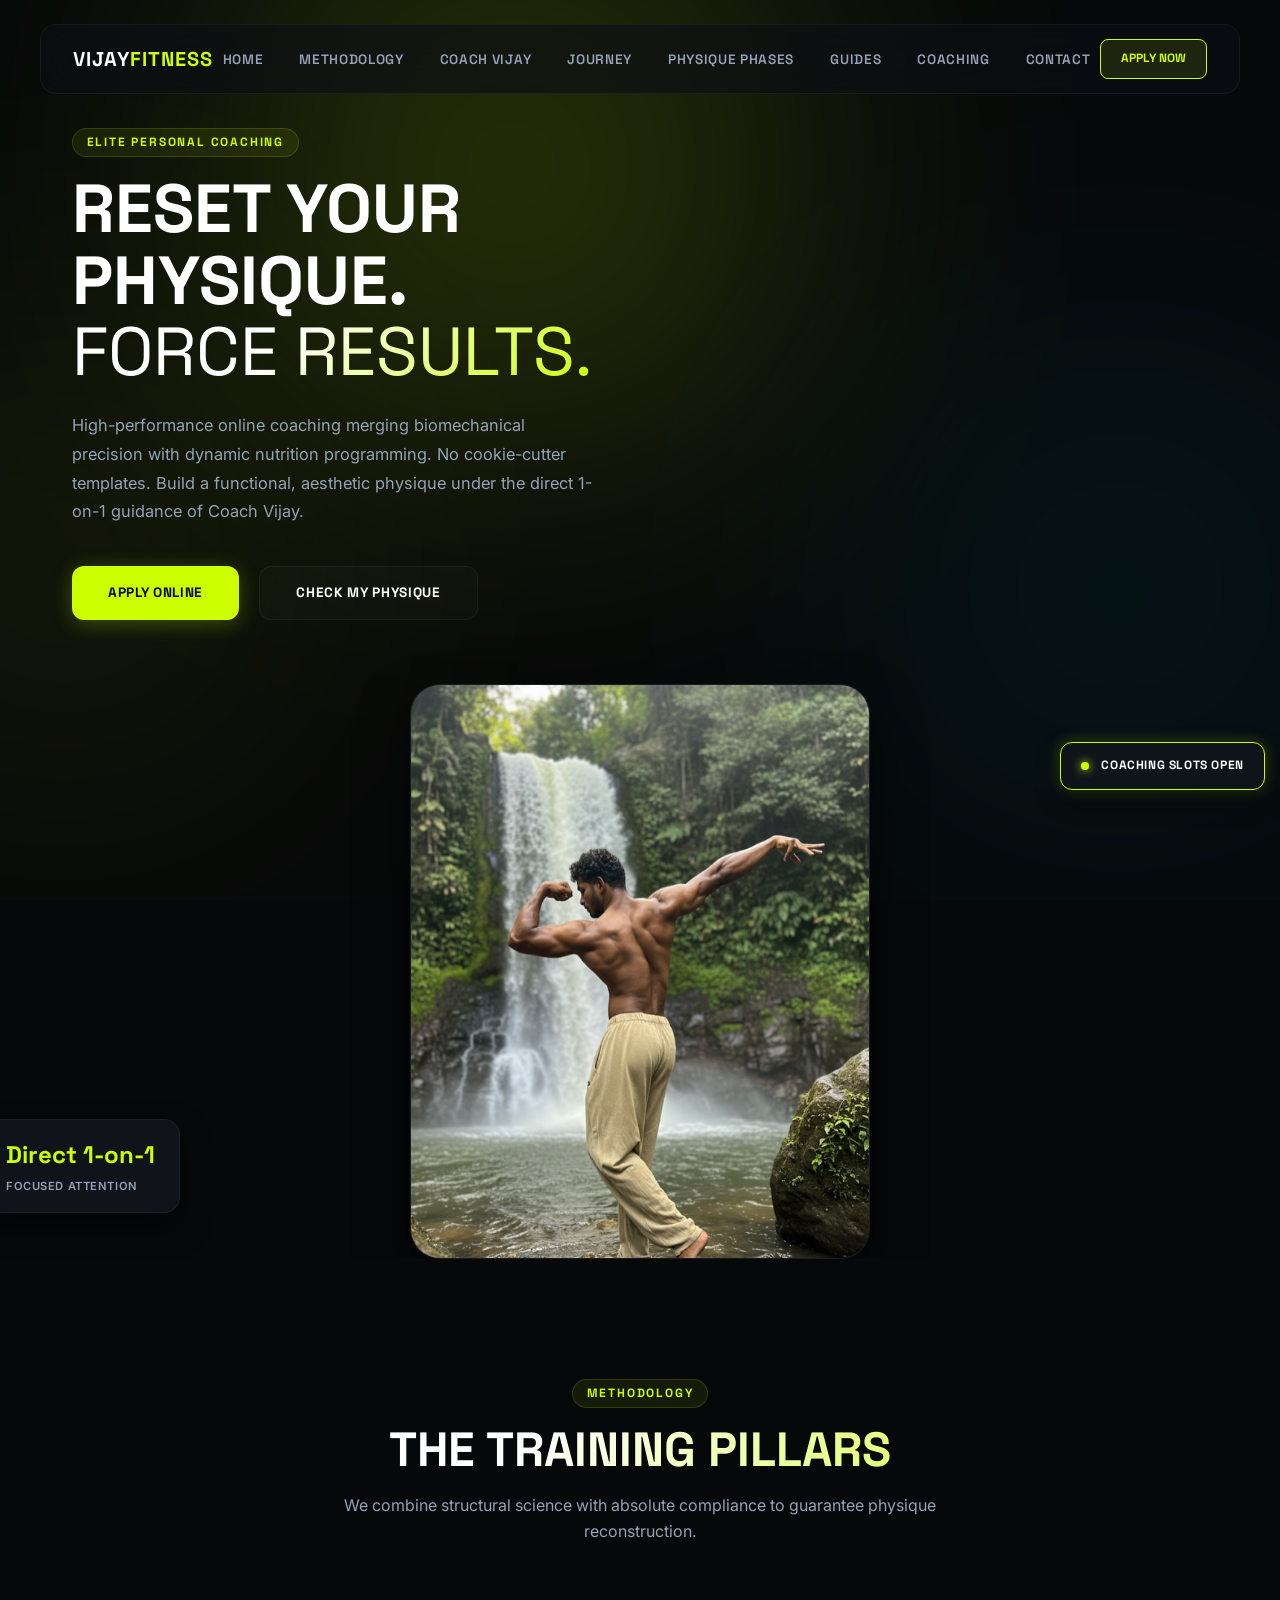
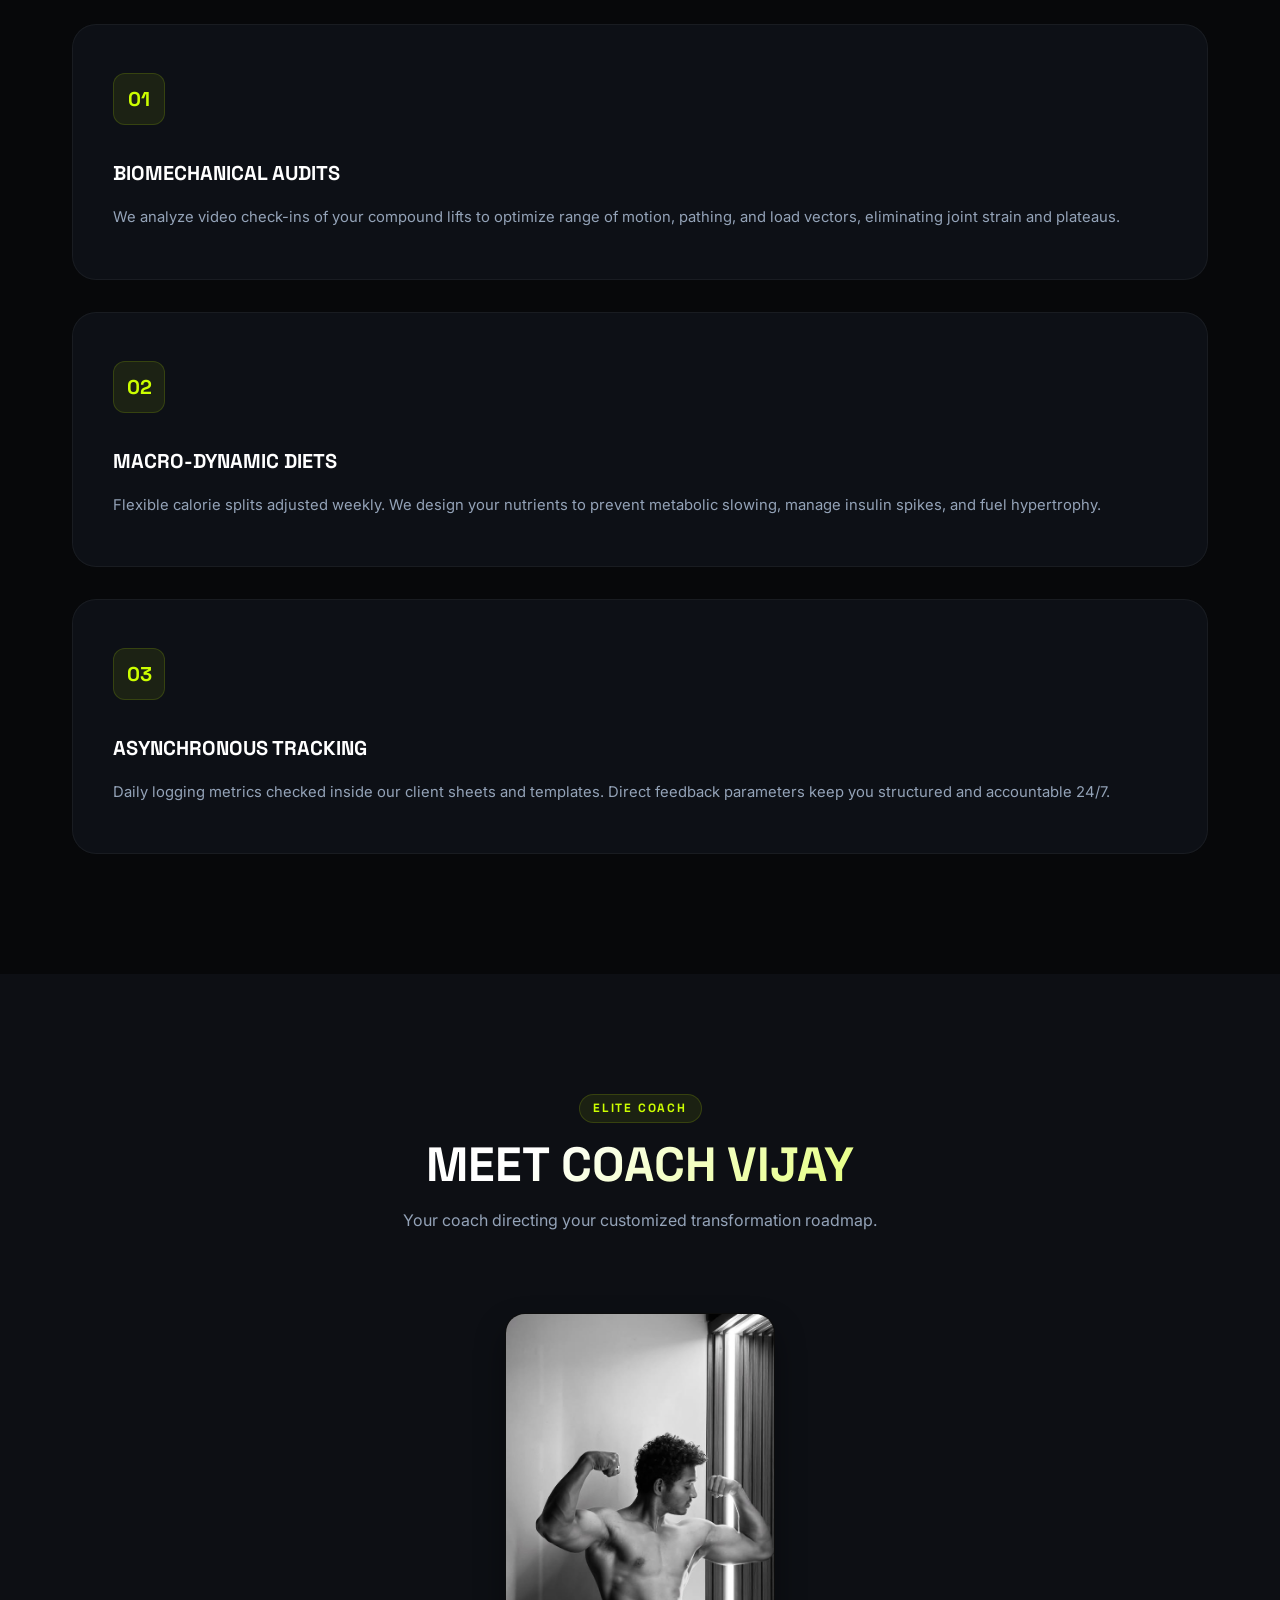
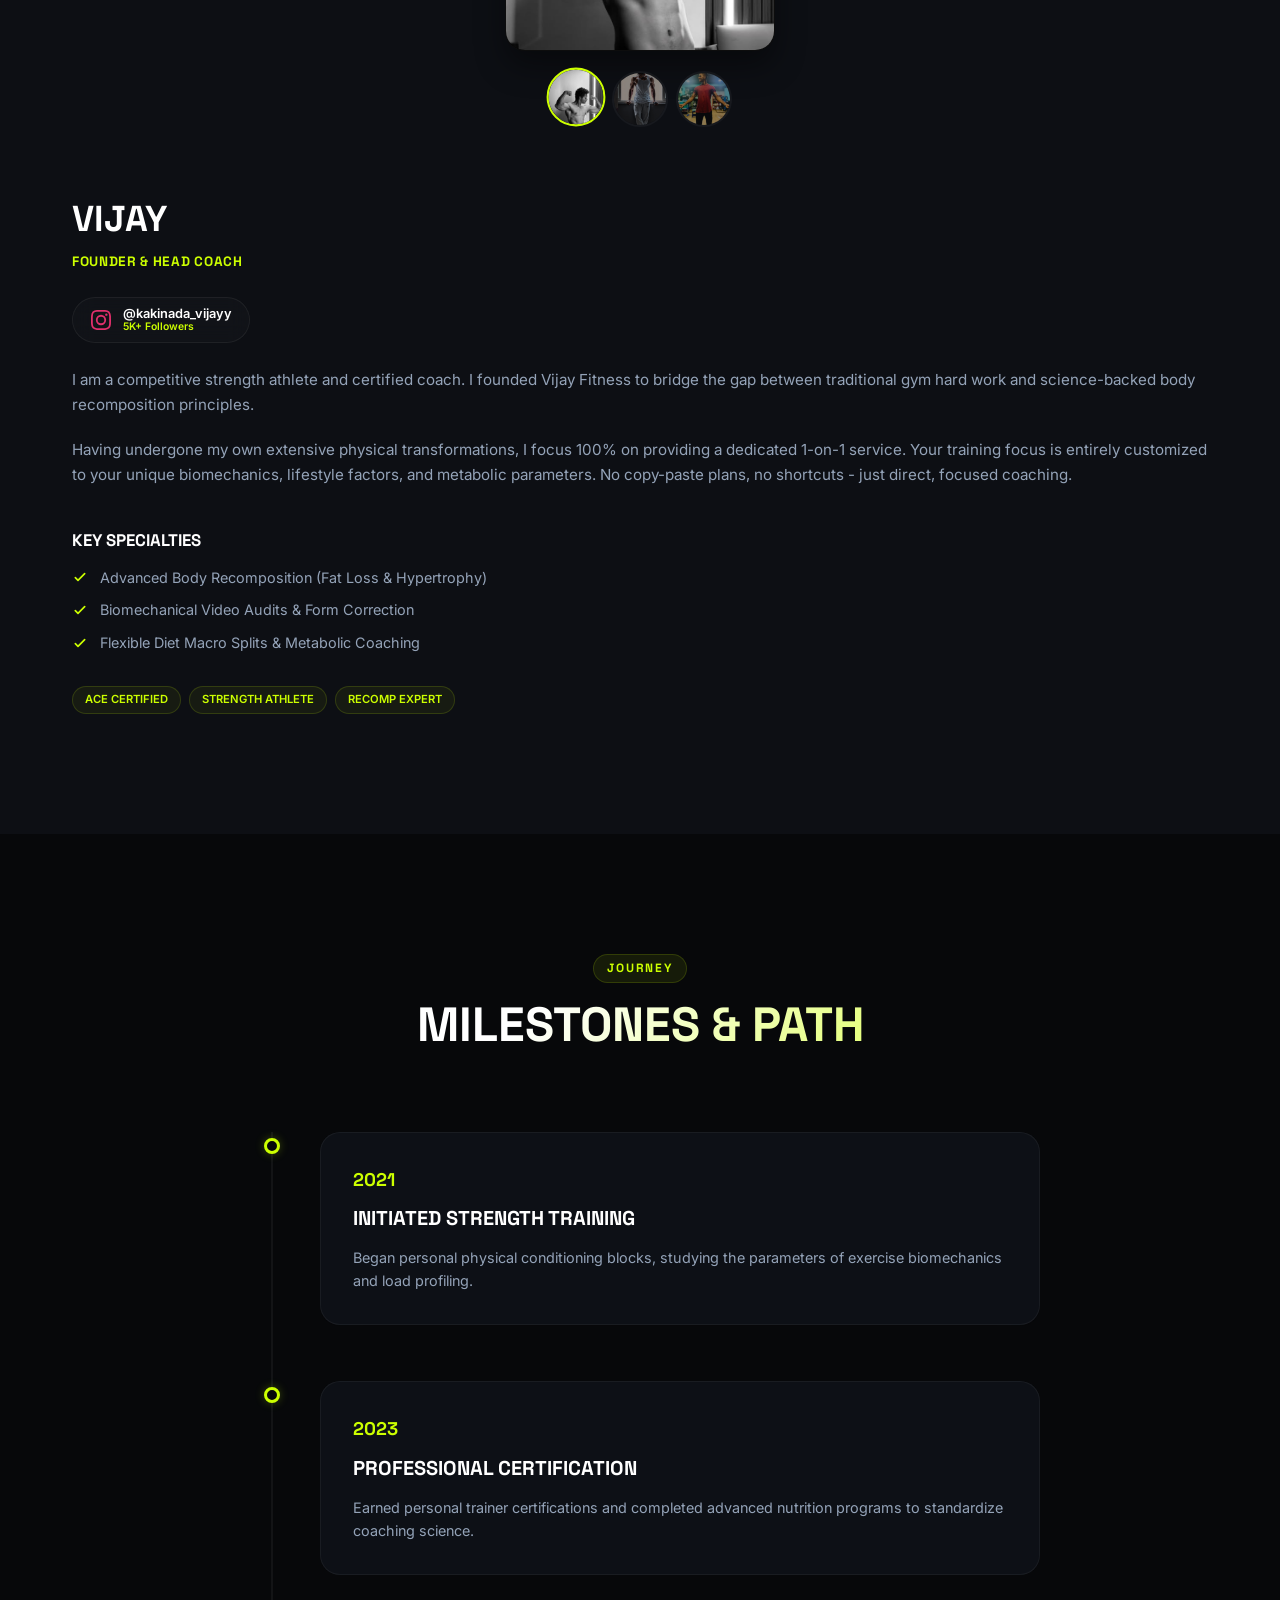
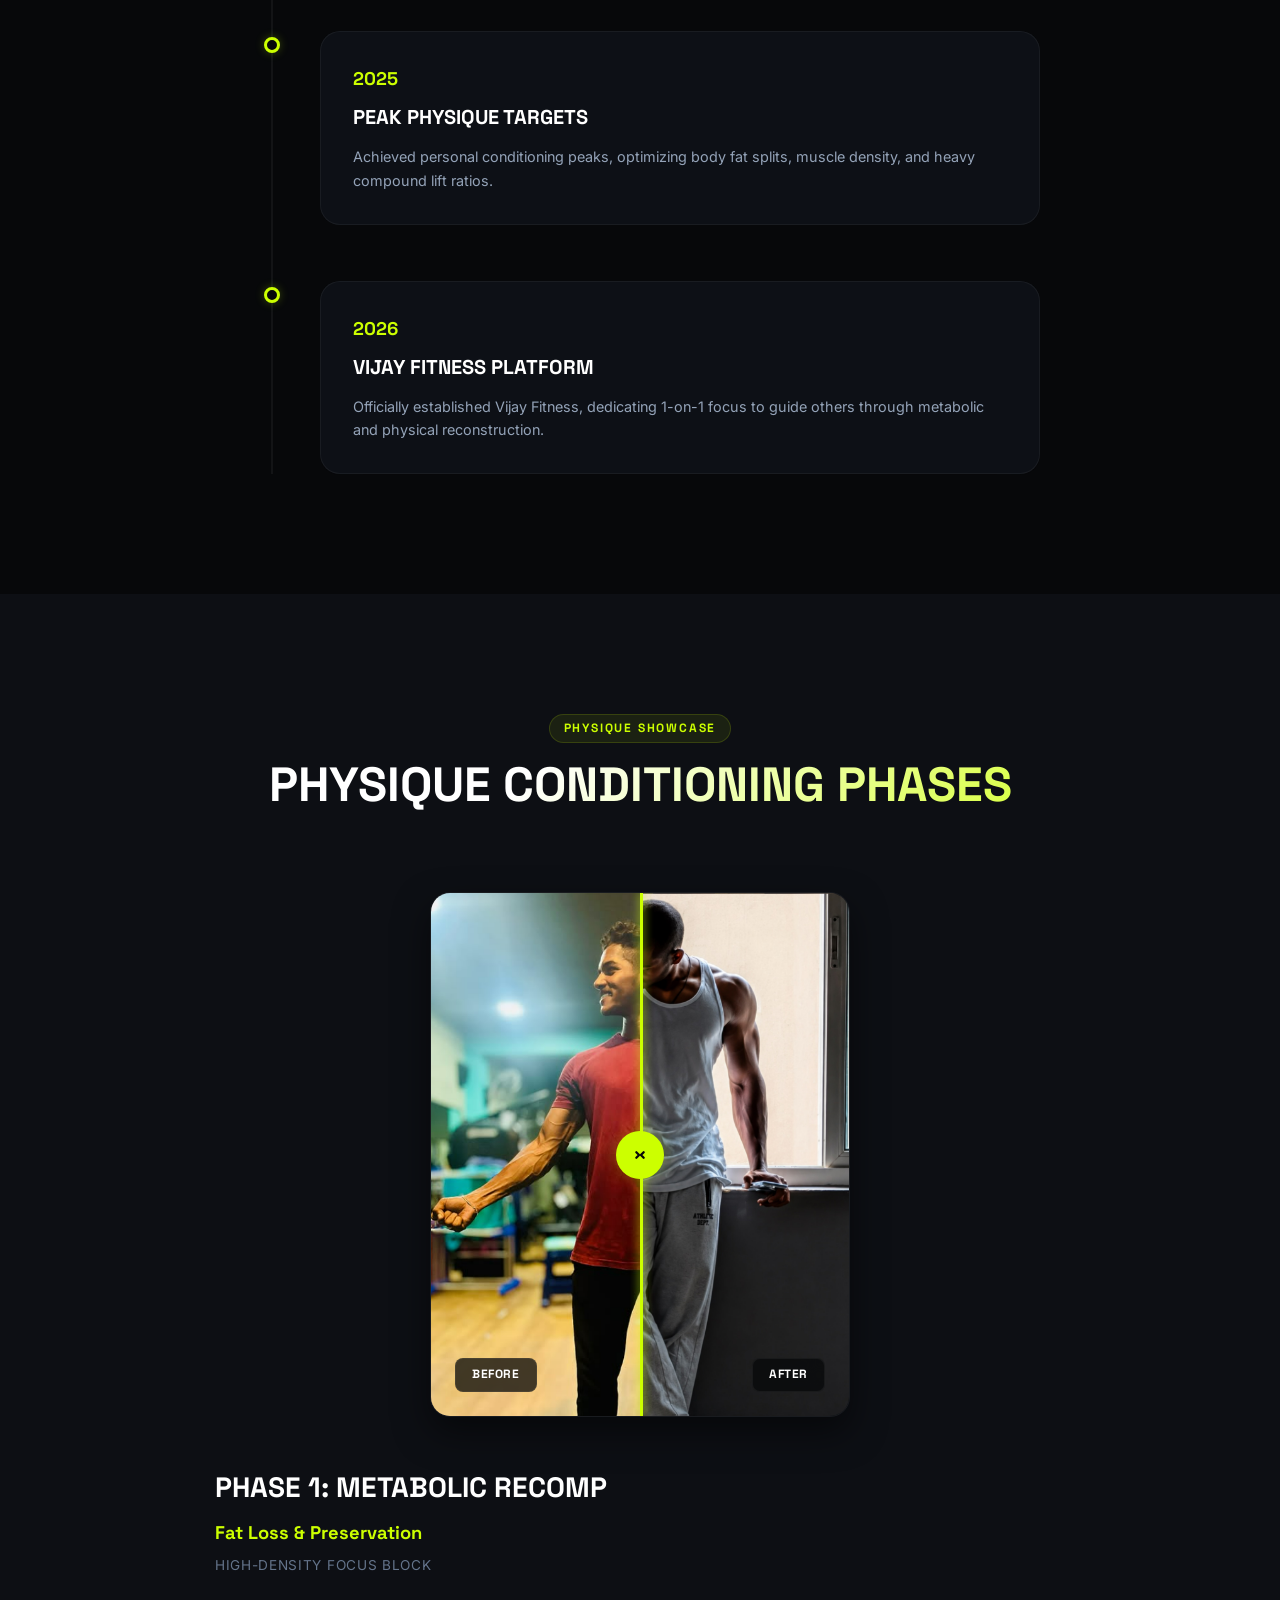
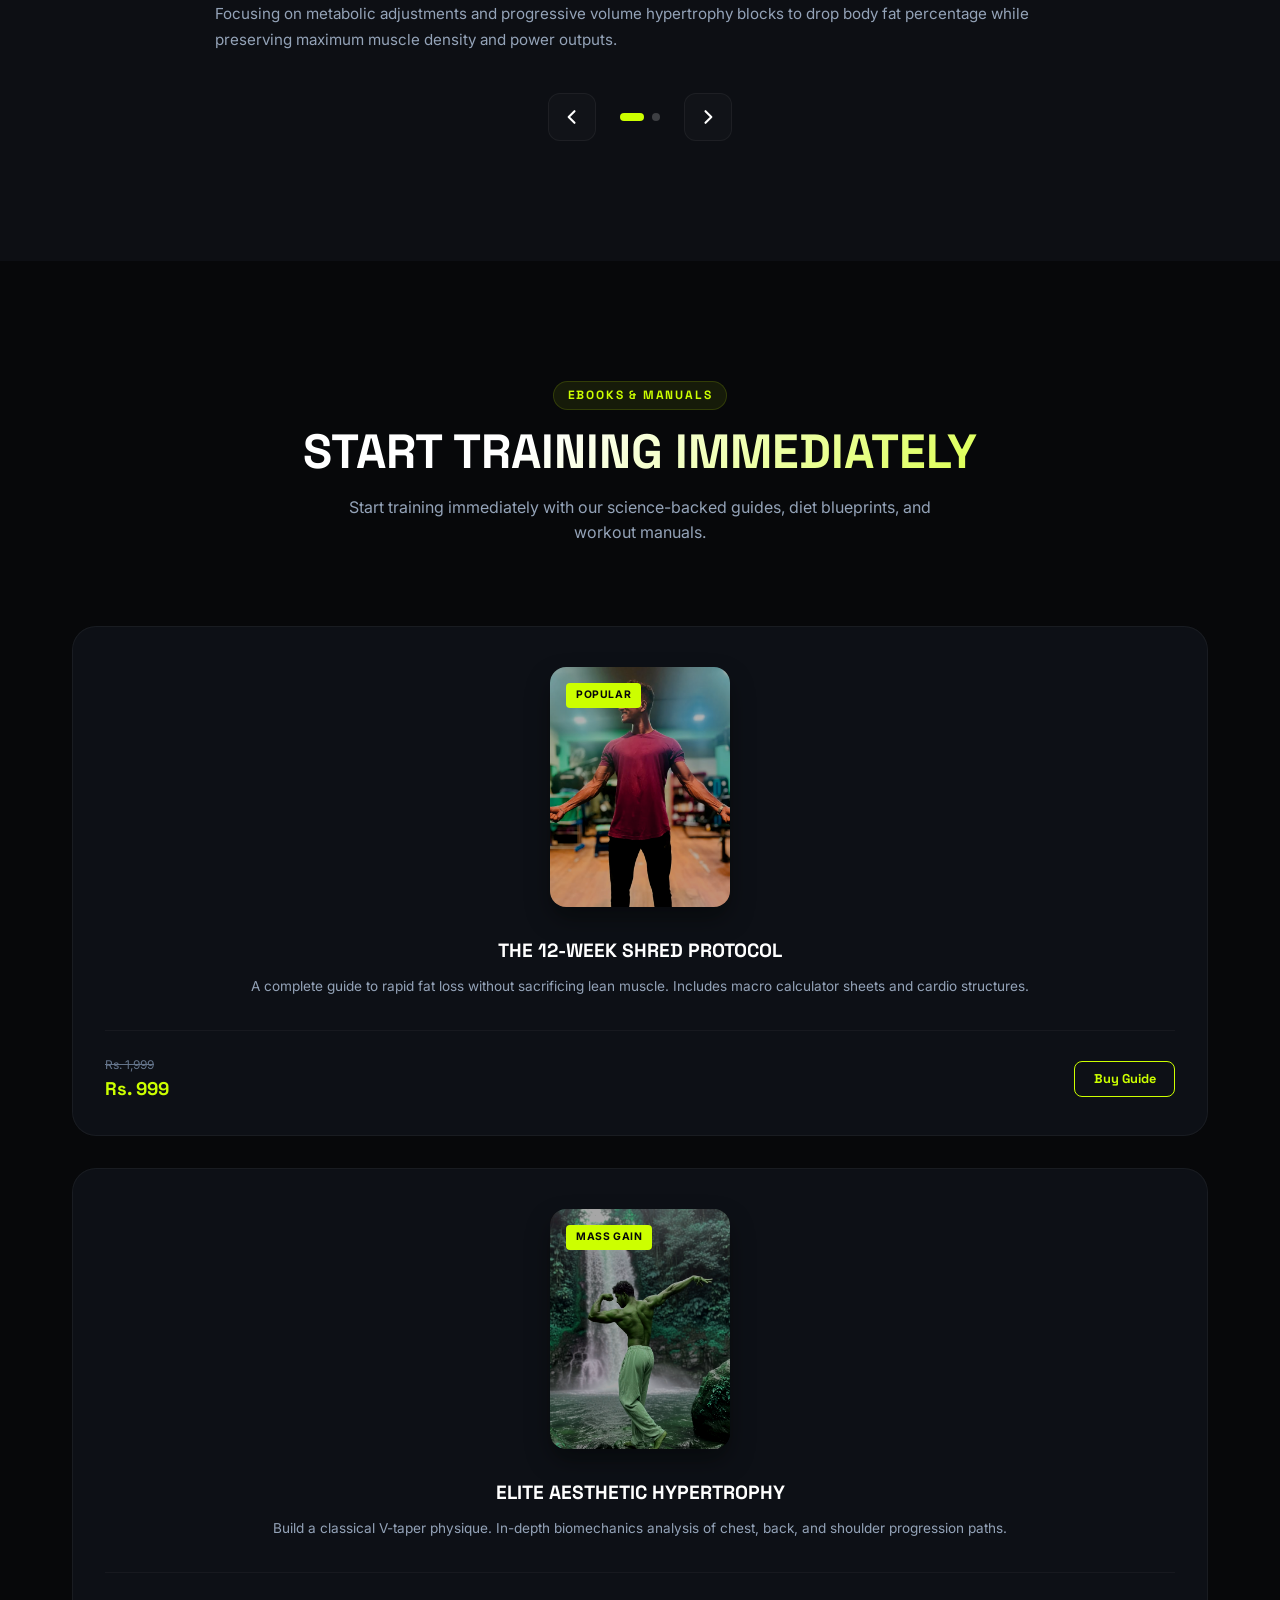
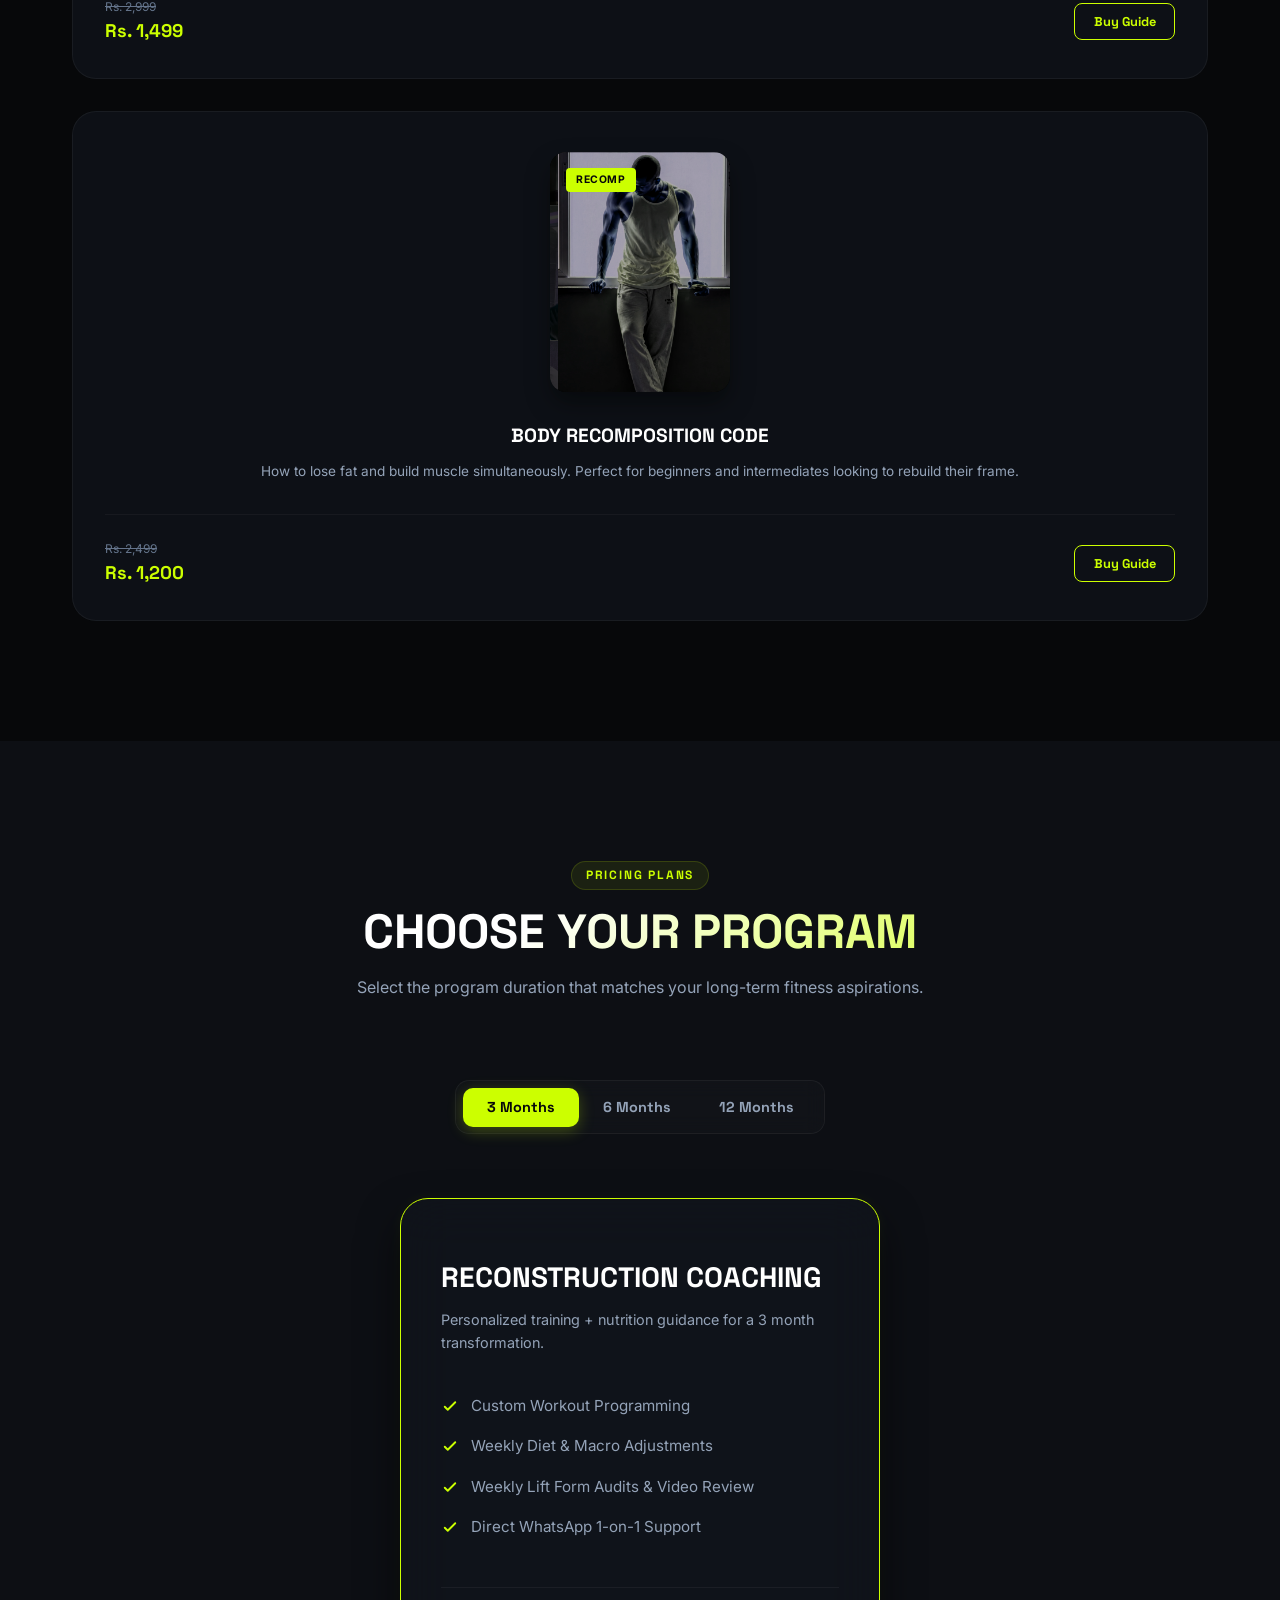
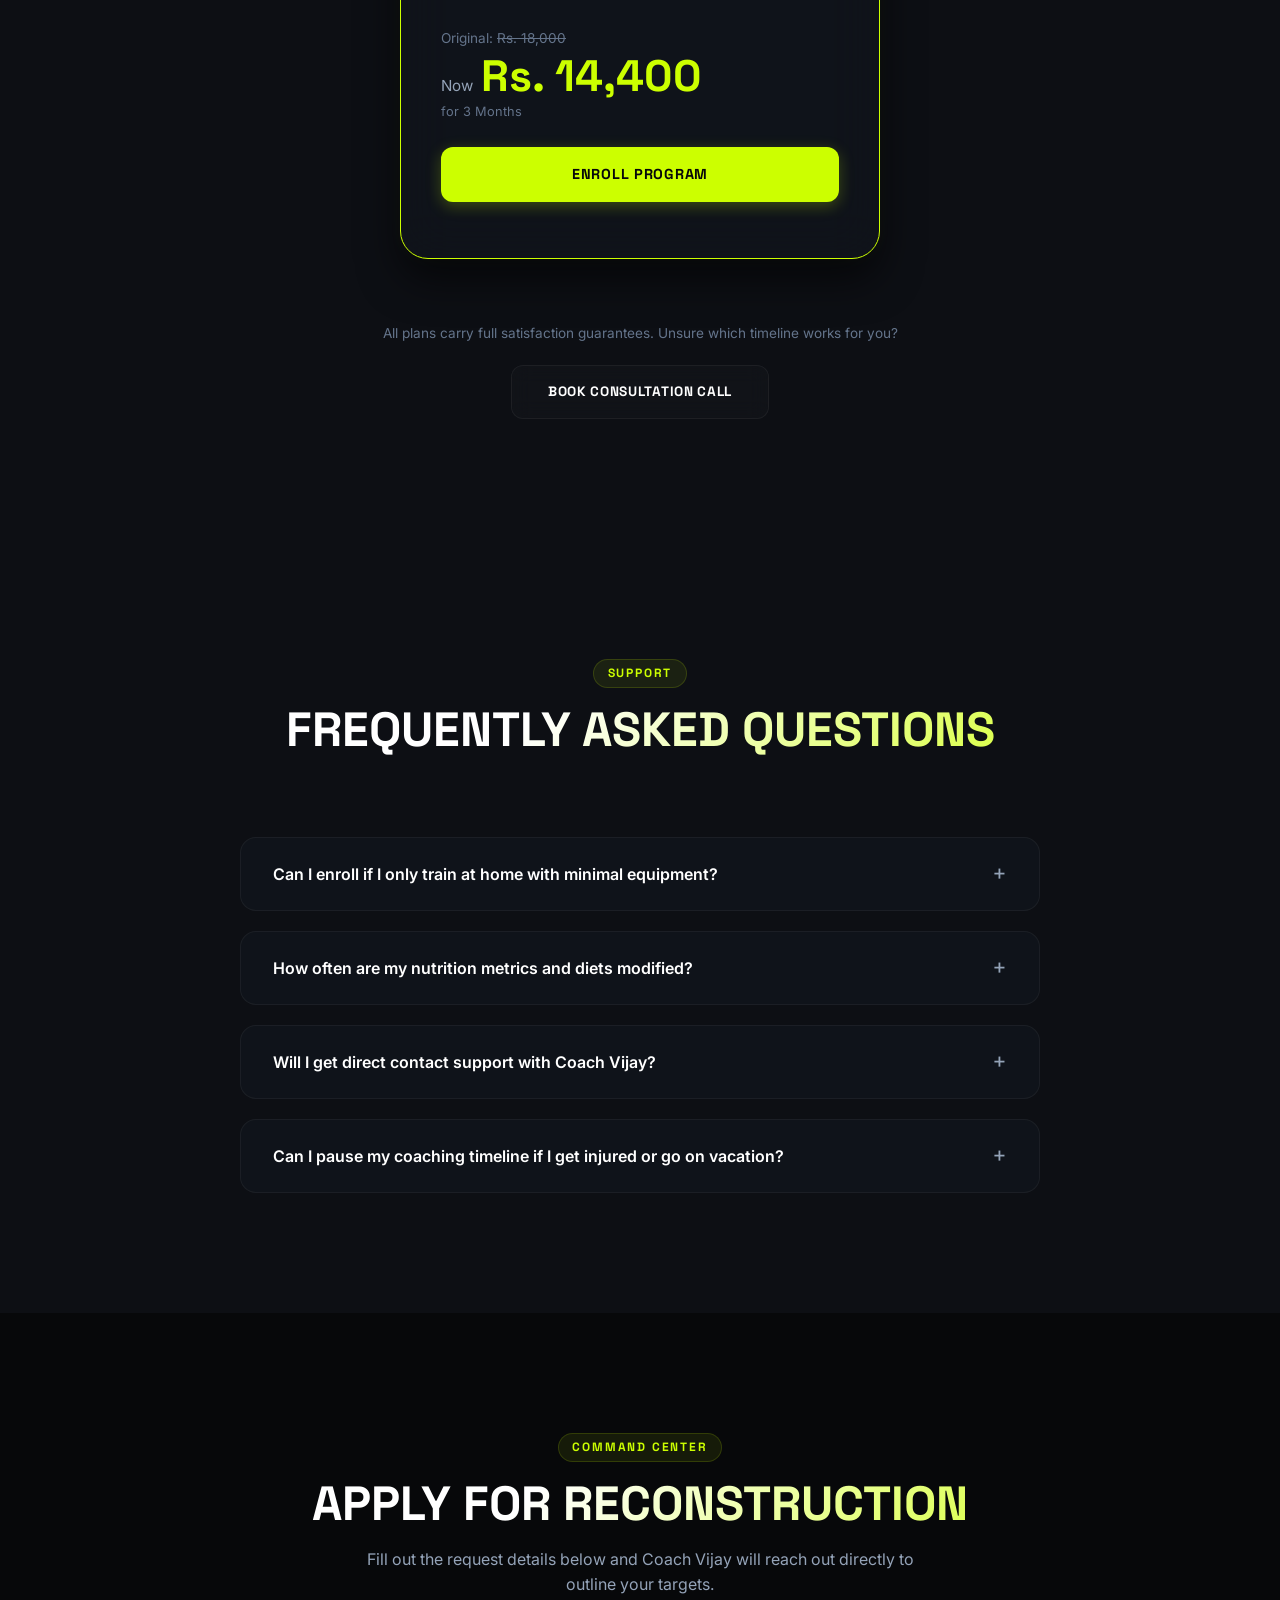
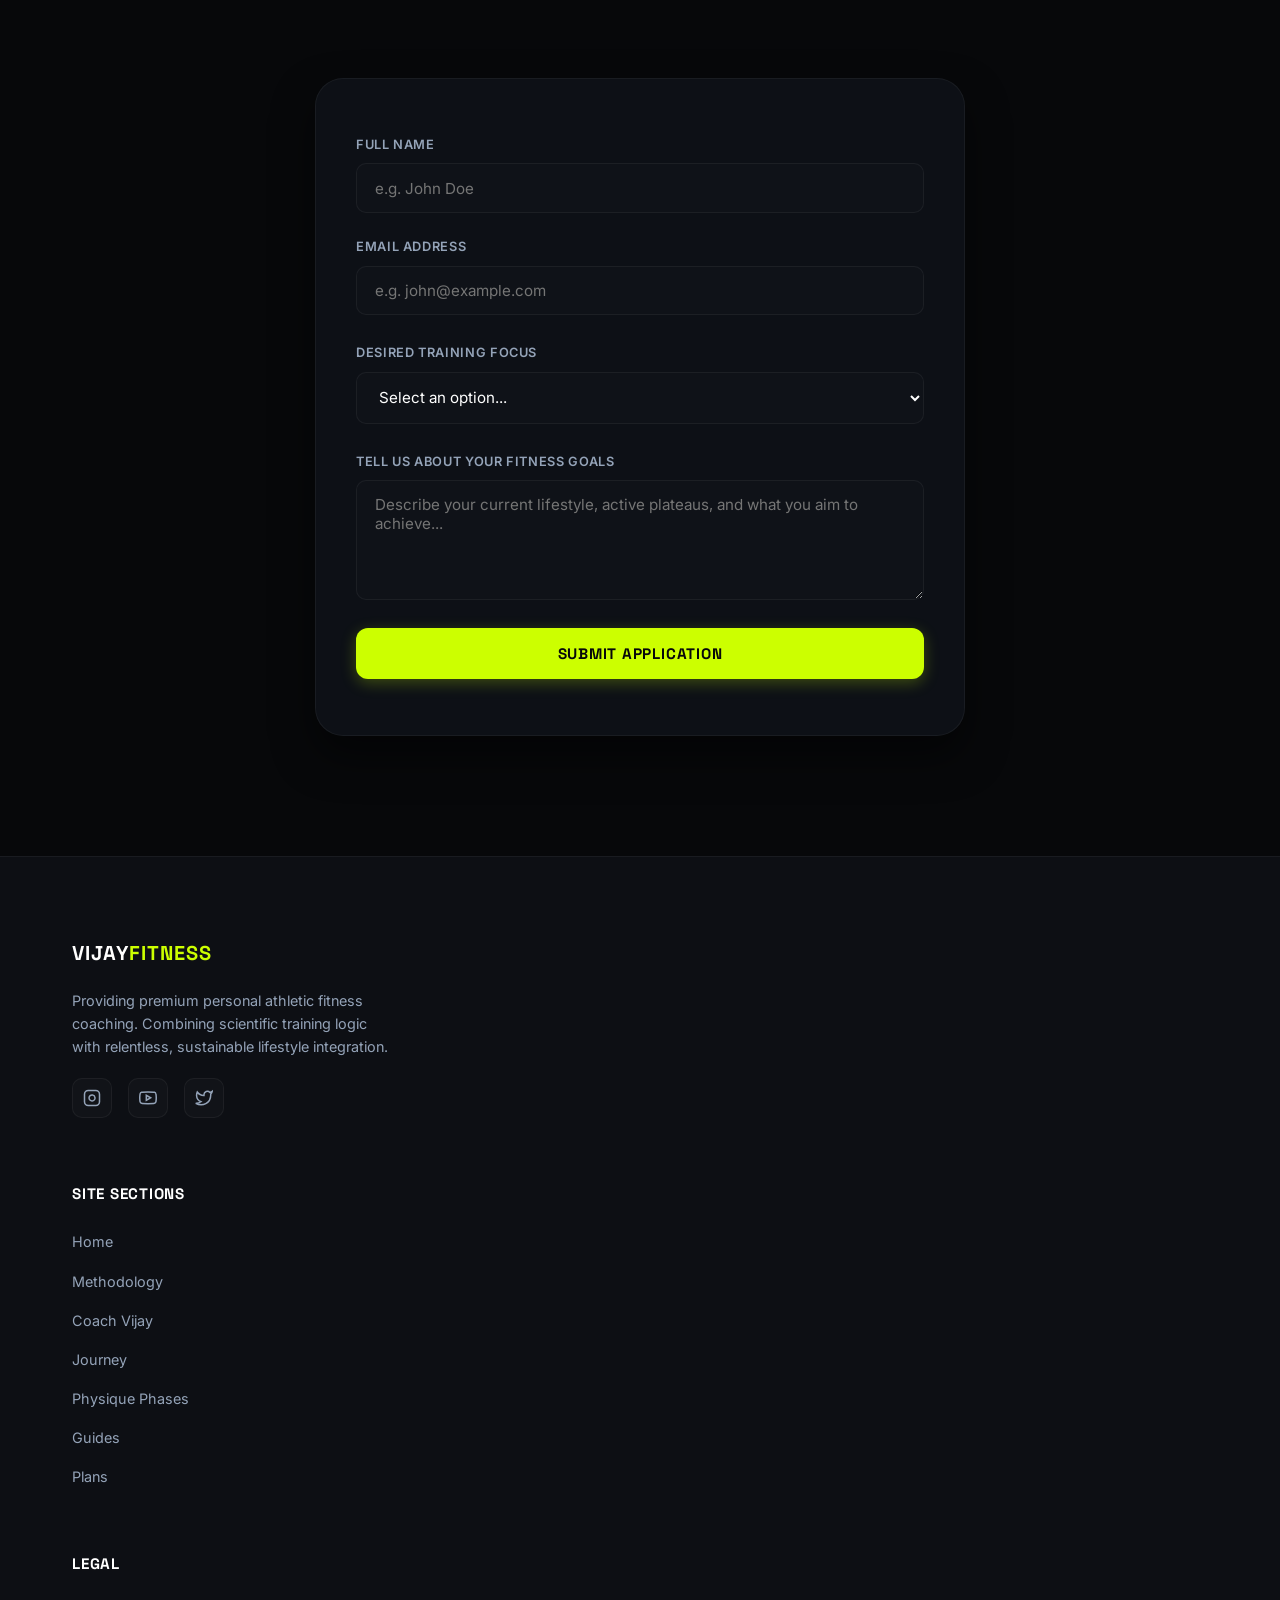
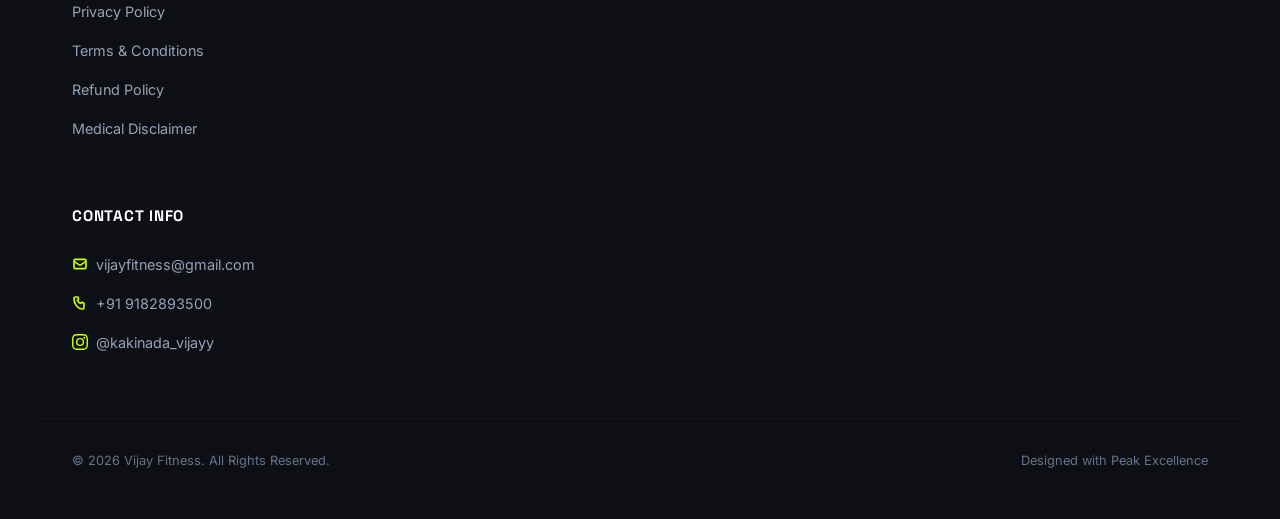
<file: Vijay fitness site project/index.html>
<!DOCTYPE html>
<html lang="en">
<head>
  <meta charset="UTF-8">
  <meta name="viewport" content="width=device-width, initial-scale=1.0">
  
  <!-- SEO Meta Tags -->
  <title>Vijay Fitness | Performance Coaching & Transformations</title>
  <meta name="description" content="Premium, science-backed athletic personal training. Get custom workouts, metabolic restructuring diets, and guaranteed results with Coach Vijay.">
  <meta name="keywords" content="personal trainer, online coaching, body recomposition, custom diet macro, fat loss program, muscle hypertrophy">
  <meta name="author" content="Vijay Fitness">
  <meta name="robots" content="index, follow">
  
  <!-- Favicon -->
  <link rel="icon" type="image/png" href="images/favicon.png">

  <!-- CSS Stylesheet -->
  <link rel="stylesheet" href="styles.css">
</head>
<body>

  <!-- Cyber-Neon Decorative Background Glows -->
  <div class="fixed-background">
    <div class="glow-circle glow-1"></div>
    <div class="glow-circle glow-2"></div>
    <div class="glow-circle glow-3"></div>
  </div>

  <!-- Floating Glass Navigation Bar -->
  <header>
    <nav class="header-nav">
      <a href="#" class="logo">VIJAY<span>FITNESS</span></a>
      <ul class="nav-links">
        <li><a href="#home">Home</a></li>
        <li><a href="#about">Methodology</a></li>
        <li><a href="#coaches">Coach Vijay</a></li>
        <li><a href="#achievements">Journey</a></li>
        <li><a href="#transformations">Physique Phases</a></li>
        <li><a href="#ebooks">Guides</a></li>
        <li><a href="#plans">Coaching</a></li>
        <li><a href="#contact">Contact</a></li>
      </ul>
      <a href="#plans" class="btn-nav-cta">Apply Now</a>
      
      <!-- Hamburger Menu for Mobile -->
      <button class="mobile-menu-toggle" aria-label="Open Navigation">
        <svg fill="none" stroke="currentColor" stroke-width="2.5" viewBox="0 0 24 24" width="28" height="28" xmlns="http://www.w3.org/2000/svg">
          <path stroke-linecap="round" stroke-linejoin="round" d="M4 6h16M4 12h16M4 18h16"></path>
        </svg>
      </button>
    </nav>
  </header>

  <!-- Mobile Drawer Menu -->
  <div class="mobile-nav-panel">
    <div class="mobile-nav-content">
      <button class="mobile-nav-close" aria-label="Close Navigation" style="position: absolute; top: 1.5rem; right: 1.5rem; background: none; border: none; color: white; cursor: pointer;">
        <svg fill="none" stroke="currentColor" stroke-width="2.5" viewBox="0 0 24 24" width="28" height="28" xmlns="http://www.w3.org/2000/svg">
          <path stroke-linecap="round" stroke-linejoin="round" d="M6 18L18 6M6 6l12 12"></path>
        </svg>
      </button>
      <ul class="mobile-nav-links">
        <li><a href="#home">Home</a></li>
        <li><a href="#about">Methodology</a></li>
        <li><a href="#coaches">Coach Vijay</a></li>
        <li><a href="#achievements">Journey</a></li>
        <li><a href="#transformations">Physique Phases</a></li>
        <li><a href="#ebooks">Guides</a></li>
        <li><a href="#plans">Coaching</a></li>
        <li><a href="#contact">Contact</a></li>
      </ul>
      <a href="#plans" class="btn-primary" style="margin-top: 2rem; width: 200px;">Apply Now</a>
    </div>
  </div>

  <!-- Hero Section -->
  <section id="home" class="hero-section">
    <div class="container hero-grid">
      <div class="hero-content">
        <span class="section-tag">Elite Personal Coaching</span>
        <h1 class="hero-title">Reset Your<br>Physique.<br><span class="gradient-text">Force Results.</span></h1>
        <p class="hero-desc">
          High-performance online coaching merging biomechanical precision with dynamic nutrition programming. 
          No cookie-cutter templates. Build a functional, aesthetic physique under the direct 1-on-1 guidance of Coach Vijay.
        </p>
        <div class="hero-actions">
          <a href="#plans" class="btn-primary">Apply Online</a>
          <a href="#transformations" class="btn-secondary">Check My Physique</a>
        </div>
      </div>
      <div class="hero-image-wrapper">
        <div class="hero-card">
          <img src="images/hero.png" alt="Coach Vijay Back Flex">
        </div>
        <!-- Floating Telemetry Badges -->
        <div class="hero-widget-active">
          <div class="ping"></div>
          <span>Coaching Slots Open</span>
        </div>
        <div class="hero-widget-stats">
          <span class="val">Direct 1-on-1</span>
          <span class="lbl">Focused Attention</span>
        </div>
      </div>
    </div>
  </section>

  <!-- The Vijay Methodology Section -->
  <section id="about" class="section-padding">
    <div class="container">
      <div class="section-header">
        <span class="section-tag">Methodology</span>
        <h2 class="gradient-text">The Training Pillars</h2>
        <p style="max-width: 600px; margin: 0 auto; color: var(--text-secondary);">We combine structural science with absolute compliance to guarantee physique reconstruction.</p>
      </div>

      <div class="methodology-grid">
        <div class="method-card">
          <div class="method-icon-box">01</div>
          <h3>Biomechanical Audits</h3>
          <p>We analyze video check-ins of your compound lifts to optimize range of motion, pathing, and load vectors, eliminating joint strain and plateaus.</p>
        </div>
        <div class="method-card">
          <div class="method-icon-box">02</div>
          <h3>Macro-Dynamic Diets</h3>
          <p>Flexible calorie splits adjusted weekly. We design your nutrients to prevent metabolic slowing, manage insulin spikes, and fuel hypertrophy.</p>
        </div>
        <div class="method-card">
          <div class="method-icon-box">03</div>
          <h3>Asynchronous Tracking</h3>
          <p>Daily logging metrics checked inside our client sheets and templates. Direct feedback parameters keep you structured and accountable 24/7.</p>
        </div>
      </div>
    </div>
  </section>

  <!-- Meet Coach Vijay Section -->
  <section id="coaches" class="section-padding" style="background: var(--bg-secondary);">
    <div class="container">
      <div class="section-header">
        <span class="section-tag">Elite Coach</span>
        <h2 class="gradient-text">Meet Coach Vijay</h2>
        <p style="max-width: 600px; margin: 0 auto; color: var(--text-secondary);">Your coach directing your customized transformation roadmap.</p>
      </div>

      <div class="coach-profile-container">
        <!-- Interactive Card Switcher on Left -->
        <div class="coach-profile-left">
          <div class="coach-main-card">
            <img src="images/coach/coach1.png" alt="Coach Vijay" id="coach-active-img" style="transition: opacity 0.2s ease;">
          </div>
          <div class="coach-thumbnails">
            <button class="thumb-btn active" data-img="images/coach/coach1.png" aria-label="Pose 1">
              <img src="images/coach/coach1.png" alt="Pose 1">
            </button>
            <button class="thumb-btn" data-img="images/coach/coach2.png" aria-label="Pose 2">
              <img src="images/coach/coach2.png" alt="Pose 2">
            </button>
            <button class="thumb-btn" data-img="images/coach/coach3.png" aria-label="Pose 3">
              <img src="images/coach/coach3.png" alt="Pose 3">
            </button>
          </div>
        </div>

        <!-- Bio details on Right -->
        <div class="coach-profile-info">
          <h3>Vijay</h3>
          <div class="coach-profile-role">Founder &amp; Head Coach</div>
          
          <!-- Instagram Connect Badge -->
          <a href="https://www.instagram.com/kakinada_vijayy/" target="_blank" rel="noopener noreferrer" class="insta-badge-link">
            <div class="insta-glass-badge">
              <svg fill="currentColor" viewBox="0 0 24 24" width="20" height="20" xmlns="http://www.w3.org/2000/svg">
                <path d="M12 2.163c3.204 0 3.584.012 4.85.07 3.252.148 4.771 1.691 4.919 4.919.058 1.265.069 1.645.069 4.849 0 3.205-.012 3.584-.069 4.849-.149 3.225-1.664 4.771-4.919 4.919-1.266.058-1.644.07-4.85.07-3.204 0-3.584-.012-4.849-.07-3.26-.149-4.771-1.699-4.919-4.92-.058-1.265-.07-1.644-.07-4.849 0-3.204.013-3.583.07-4.849.149-3.227 1.664-4.771 4.919-4.919 1.266-.057 1.645-.069 4.849-.069zM12 0C8.741 0 8.333.014 7.053.072 2.695.272.273 2.69.073 7.051.014 8.333 0 8.741 0 12c0 3.259.014 3.668.072 4.948.2 4.358 2.618 6.78 6.98 6.98 1.281.058 1.689.072 4.948.072 3.259 0 3.668-.014 4.948-.072 4.354-.2 6.782-2.618 6.979-6.98.059-1.28.073-1.689.073-4.948 0-3.259-.014-3.667-.072-4.947-.196-4.354-2.617-6.78-6.979-6.98C15.668.014 15.259 0 12 0zm0 5.838a6.162 6.162 0 100 12.324 6.162 6.162 0 000-12.324zM12 16a4 4 0 110-8 4 4 0 010 8zm6.406-11.845a1.44 1.44 0 100 2.881 1.44 1.44 0 000-2.881z"/>
              </svg>
              <div class="badge-text">
                <span class="handle">@kakinada_vijayy</span>
                <span class="stats">5K+ Followers</span>
              </div>
            </div>
          </a>

          <p class="coach-profile-bio">
            I am a competitive strength athlete and certified coach. 
            I founded Vijay Fitness to bridge the gap between traditional gym hard work and science-backed body recomposition principles.
          </p>
          <p class="coach-profile-bio">
            Having undergone my own extensive physical transformations, I focus 100% on providing a dedicated 1-on-1 service. 
            Your training focus is entirely customized to your unique biomechanics, lifestyle factors, and metabolic parameters. 
            No copy-paste plans, no shortcuts - just direct, focused coaching.
          </p>
          
          <div class="coach-expertise">
            <h4>Key Specialties</h4>
            <ul class="expertise-list">
              <li>
                <svg fill="none" stroke="currentColor" stroke-width="2.5" viewBox="0 0 24 24" xmlns="http://www.w3.org/2000/svg" width="16" height="16">
                  <path stroke-linecap="round" stroke-linejoin="round" d="M5 13l4 4L19 7"></path>
                </svg>
                Advanced Body Recomposition (Fat Loss &amp; Hypertrophy)
              </li>
              <li>
                <svg fill="none" stroke="currentColor" stroke-width="2.5" viewBox="0 0 24 24" xmlns="http://www.w3.org/2000/svg" width="16" height="16">
                  <path stroke-linecap="round" stroke-linejoin="round" d="M5 13l4 4L19 7"></path>
                </svg>
                Biomechanical Video Audits &amp; Form Correction
              </li>
              <li>
                <svg fill="none" stroke="currentColor" stroke-width="2.5" viewBox="0 0 24 24" xmlns="http://www.w3.org/2000/svg" width="16" height="16">
                  <path stroke-linecap="round" stroke-linejoin="round" d="M5 13l4 4L19 7"></path>
                </svg>
                Flexible Diet Macro Splits &amp; Metabolic Coaching
              </li>
            </ul>
          </div>

          <div class="coach-profile-tags">
            <span class="badge">ACE CERTIFIED</span>
            <span class="badge">STRENGTH ATHLETE</span>
            <span class="badge">RECOMP EXPERT</span>
          </div>
        </div>
      </div>
    </div>
  </section>

  <!-- Achievements Timeline Section -->
  <section id="achievements" class="section-padding">
    <div class="container">
      <div class="section-header">
        <span class="section-tag">Journey</span>
        <h2 class="gradient-text">Milestones &amp; Path</h2>
      </div>

      <div class="timeline-container">
        <div class="timeline-item">
          <div class="timeline-marker"></div>
          <div class="timeline-content">
            <div class="timeline-date">2021</div>
            <h3>Initiated Strength Training</h3>
            <p>Began personal physical conditioning blocks, studying the parameters of exercise biomechanics and load profiling.</p>
          </div>
        </div>
        <div class="timeline-item">
          <div class="timeline-marker"></div>
          <div class="timeline-content">
            <div class="timeline-date">2023</div>
            <h3>Professional Certification</h3>
            <p>Earned personal trainer certifications and completed advanced nutrition programs to standardize coaching science.</p>
          </div>
        </div>
        <div class="timeline-item">
          <div class="timeline-marker"></div>
          <div class="timeline-content">
            <div class="timeline-date">2025</div>
            <h3>Peak Physique Targets</h3>
            <p>Achieved personal conditioning peaks, optimizing body fat splits, muscle density, and heavy compound lift ratios.</p>
          </div>
        </div>
        <div class="timeline-item">
          <div class="timeline-marker"></div>
          <div class="timeline-content">
            <div class="timeline-date">2026</div>
            <h3>Vijay Fitness Platform</h3>
            <p>Officially established Vijay Fitness, dedicating 1-on-1 focus to guide others through metabolic and physical reconstruction.</p>
          </div>
        </div>
      </div>
    </div>
  </section>

  <!-- Transformations Section (Personal Poses Showcase) -->
  <section id="transformations" class="section-padding" style="background: var(--bg-secondary);">
    <div class="container">
      <div class="section-header">
        <span class="section-tag">Physique Showcase</span>
        <h2 class="gradient-text">Physique Conditioning Phases</h2>
      </div>

      <div class="transformations-container">
        <div class="transformations-slider">
          
          <!-- Slide 1 (Phase 1) -->
          <div class="transformation-card active" id="slide-0">
            <div class="ba-slider-container">
              <img src="images/transformations/after1.png" alt="Vijay Conditioning Phase 1 After" class="slider-img slider-before">
              <img src="images/transformations/before1.png" alt="Vijay Conditioning Phase 1 Before" class="slider-img slider-after">
              <div class="slider-bar"></div>
              <div class="slider-button" aria-hidden="true">
                <svg fill="none" stroke="currentColor" stroke-width="2.5" viewBox="0 0 24 24" xmlns="http://www.w3.org/2000/svg">
                  <path stroke-linecap="round" stroke-linejoin="round" d="M8 9l3 3-3 3m8 0l-3-3 3-3"></path>
                </svg>
              </div>
              <input type="range" min="0" max="100" value="50" class="slider-input" aria-label="Swipe to view before and after">
              <div class="ba-label ba-label-before">Before</div>
              <div class="ba-label ba-label-after">After</div>
            </div>
            <div class="transformation-details">
              <h3>Phase 1: Metabolic Recomp</h3>
              <div class="transformation-stats">Fat Loss &amp; Preservation</div>
              <div class="transformation-duration">High-Density Focus Block</div>
              <p class="transformation-desc">
                Focusing on metabolic adjustments and progressive volume hypertrophy blocks to drop body fat percentage while preserving maximum muscle density and power outputs.
              </p>
            </div>
          </div>

          <!-- Slide 2 (Phase 2) -->
          <div class="transformation-card" id="slide-1">
            <div class="ba-slider-container">
              <img src="images/transformations/after2.png" alt="Vijay Peak Definition After" class="slider-img slider-before">
              <img src="images/transformations/before2.png" alt="Vijay Peak Definition Before" class="slider-img slider-after">
              <div class="slider-bar"></div>
              <div class="slider-button" aria-hidden="true">
                <svg fill="none" stroke="currentColor" stroke-width="2.5" viewBox="0 0 24 24" xmlns="http://www.w3.org/2000/svg">
                  <path stroke-linecap="round" stroke-linejoin="round" d="M8 9l3 3-3 3m8 0l-3-3 3-3"></path>
                </svg>
              </div>
              <input type="range" min="0" max="100" value="50" class="slider-input" aria-label="Swipe to view before and after">
              <div class="ba-label ba-label-before">Before</div>
              <div class="ba-label ba-label-after">After</div>
            </div>
            <div class="transformation-details">
              <h3>Phase 2: Peak Definition</h3>
              <div class="transformation-stats">Aesthetic Density &amp; Definition</div>
              <div class="transformation-duration">Strength Integration Block</div>
              <p class="transformation-desc">
                Applying heavy load profiles with precise biomechanical paths to maximize strength parameters and achieve peak physical conditioning.
              </p>
            </div>
          </div>

        </div>

        <!-- Slider Controls -->
        <div class="slider-controls">
          <button class="slider-btn prev" aria-label="Previous Slide">
            <svg fill="none" stroke="currentColor" viewBox="0 0 24 24" xmlns="http://www.w3.org/2000/svg">
              <path stroke-linecap="round" stroke-linejoin="round" d="M15 19l-7-7 7-7"></path>
            </svg>
          </button>
          <div class="slider-dots"></div>
          <button class="slider-btn next" aria-label="Next Slide">
            <svg fill="none" stroke="currentColor" viewBox="0 0 24 24" xmlns="http://www.w3.org/2000/svg">
              <path stroke-linecap="round" stroke-linejoin="round" d="M9 5l7 7-7 7"></path>
            </svg>
          </button>
        </div>
      </div>
    </div>
  </section>

  <!-- Digital Guides & Manuals -->
  <section id="ebooks" class="section-padding">
    <div class="container">
      <div class="section-header">
        <span class="section-tag">Ebooks &amp; Manuals</span>
        <h2 class="gradient-text">Start Training Immediately</h2>
        <p style="max-width: 600px; margin: 0 auto; color: var(--text-secondary);">Start training immediately with our science-backed guides, diet blueprints, and workout manuals.</p>
      </div>

      <div class="ebooks-grid">
        <!-- Ebook 1 -->
        <div class="ebook-card">
          <div class="ebook-cover-wrapper">
            <img src="images/ebooks/ebook1.png" alt="Shred Protocol Cover" class="ebook-img book-tone-1">
            <div class="ebook-tag">POPULAR</div>
          </div>
          <div class="ebook-content">
            <h3>The 12-Week Shred Protocol</h3>
            <p class="ebook-desc">A complete guide to rapid fat loss without sacrificing lean muscle. Includes macro calculator sheets and cardio structures.</p>
            <div class="ebook-footer">
              <div class="ebook-price">
                <span class="orig">Rs. 1,999</span>
                <span class="curr">Rs. 999</span>
              </div>
              <button class="btn-buy-ebook" onclick="alert('E-Book Purchase Mock Flow: Product Added!')">Buy Guide</button>
            </div>
          </div>
        </div>

        <!-- Ebook 2 -->
        <div class="ebook-card">
          <div class="ebook-cover-wrapper">
            <img src="images/ebooks/ebook2.png" alt="Hypertrophy Blueprint Cover" class="ebook-img book-tone-2">
            <div class="ebook-tag">MASS GAIN</div>
          </div>
          <div class="ebook-content">
            <h3>Elite Aesthetic Hypertrophy</h3>
            <p class="ebook-desc">Build a classical V-taper physique. In-depth biomechanics analysis of chest, back, and shoulder progression paths.</p>
            <div class="ebook-footer">
              <div class="ebook-price">
                <span class="orig">Rs. 2,999</span>
                <span class="curr">Rs. 1,499</span>
              </div>
              <button class="btn-buy-ebook" onclick="alert('E-Book Purchase Mock Flow: Product Added!')">Buy Guide</button>
            </div>
          </div>
        </div>

        <!-- Ebook 3 -->
        <div class="ebook-card">
          <div class="ebook-cover-wrapper">
            <img src="images/ebooks/ebook3.png" alt="Recomposition Blueprint Cover" class="ebook-img book-tone-3">
            <div class="ebook-tag">RECOMP</div>
          </div>
          <div class="ebook-content">
            <h3>Body Recomposition Code</h3>
            <p class="ebook-desc">How to lose fat and build muscle simultaneously. Perfect for beginners and intermediates looking to rebuild their frame.</p>
            <div class="ebook-footer">
              <div class="ebook-price">
                <span class="orig">Rs. 2,499</span>
                <span class="curr">Rs. 1,200</span>
              </div>
              <button class="btn-buy-ebook" onclick="alert('E-Book Purchase Mock Flow: Product Added!')">Buy Guide</button>
            </div>
          </div>
        </div>
      </div>
    </div>
  </section>

  <!-- Pricing Plans Section -->
  <section id="plans" class="section-padding" style="background: var(--bg-secondary);">
    <div class="container">
      <div class="section-header">
        <span class="section-tag">Pricing Plans</span>
        <h2 class="gradient-text">Choose Your Program</h2>
        <p style="max-width: 600px; margin: 0 auto; color: var(--text-secondary);">Select the program duration that matches your long-term fitness aspirations.</p>
      </div>

      <div class="pricing-tabs-wrapper">
        <div class="pricing-tabs">
          <button class="tab-btn active" data-duration="3">3 Months</button>
          <button class="tab-btn" data-duration="6">6 Months</button>
          <button class="tab-btn" data-duration="12">12 Months</button>
        </div>
      </div>

      <!-- Price Card -->
      <div class="pricing-container">
        <div class="price-card">
          <div class="price-card-header">
            <h3 id="pricing-plan-title">Reconstruction Coaching</h3>
            <p id="pricing-plan-desc" class="price-card-desc">Personalized training + nutrition guidance for a 3 month transformation.</p>
          </div>
          
          <ul class="price-features" id="price-features-list">
            <li>
              <svg fill="none" stroke="currentColor" stroke-width="2.5" viewBox="0 0 24 24" xmlns="http://www.w3.org/2000/svg">
                <path stroke-linecap="round" stroke-linejoin="round" d="M5 13l4 4L19 7"></path>
              </svg>
              Custom Workout Programming
            </li>
            <li>
              <svg fill="none" stroke="currentColor" stroke-width="2.5" viewBox="0 0 24 24" xmlns="http://www.w3.org/2000/svg">
                <path stroke-linecap="round" stroke-linejoin="round" d="M5 13l4 4L19 7"></path>
              </svg>
              Weekly Diet &amp; Macro Adjustments
            </li>
            <li>
              <svg fill="none" stroke="currentColor" stroke-width="2.5" viewBox="0 0 24 24" xmlns="http://www.w3.org/2000/svg">
                <path stroke-linecap="round" stroke-linejoin="round" d="M5 13l4 4L19 7"></path>
              </svg>
              Weekly Lift Form Audits &amp; Video Review
            </li>
            <li>
              <svg fill="none" stroke="currentColor" stroke-width="2.5" viewBox="0 0 24 24" xmlns="http://www.w3.org/2000/svg">
                <path stroke-linecap="round" stroke-linejoin="round" d="M5 13l4 4L19 7"></path>
              </svg>
              Direct WhatsApp 1-on-1 Support
            </li>
          </ul>

          <div class="price-footer">
            <div class="price-box">
              <div class="price-original">Original: <span id="original-price-val">Rs. 18,000</span></div>
              <div class="price-current">
                <span class="label">Now</span>
                <span id="current-price-val" class="value">Rs. 14,400</span>
              </div>
              <div id="price-duration-text" class="price-duration">for 3 Months</div>
            </div>
            <a href="#contact" class="btn-price-cta">Enroll Program</a>
          </div>
        </div>
      </div>

      <div class="consultation-box">
        <p class="consultation-text">All plans carry full satisfaction guarantees. Unsure which timeline works for you?</p>
        <a href="#contact" class="btn-secondary">Book Consultation Call</a>
      </div>
    </div>
  </section>

  <!-- FAQs Accordion -->
  <section id="faq" class="section-padding" style="background: var(--bg-secondary);">
    <div class="container">
      <div class="section-header">
        <span class="section-tag">Support</span>
        <h2 class="gradient-text">Frequently Asked Questions</h2>
      </div>

      <div class="faq-accordion-container">
        <!-- Question 1 -->
        <div class="faq-item">
          <button class="faq-header">
            <span>Can I enroll if I only train at home with minimal equipment?</span>
            <span class="faq-icon-arrow">+</span>
          </button>
          <div class="faq-content">
            <p>Yes, absolutely. We design your workout programming based entirely on the training gear available to you - whether that is a full athletic health club, basic home dumbbells and resistance bands, or bodyweight callisthenics settings.</p>
          </div>
        </div>

        <!-- Question 2 -->
        <div class="faq-item">
          <button class="faq-header">
            <span>How often are my nutrition metrics and diets modified?</span>
            <span class="faq-icon-arrow">+</span>
          </button>
          <div class="faq-content">
            <p>Diets and calorie metrics are reviewed during every weekly audit check-in. If your progress has hit a plateau, we adjust your macros, diet options, or cardio targets. We also adjust layouts if you have travel plans or scheduling changes.</p>
          </div>
        </div>

        <!-- Question 3 -->
        <div class="faq-item">
          <button class="faq-header">
            <span>Will I get direct contact support with Coach Vijay?</span>
            <span class="faq-icon-arrow">+</span>
          </button>
          <div class="faq-content">
            <p>Yes. Unlike large corporate coaching websites that delegate client files to junior assistants, Coach Vijay conducts your 1-on-1 strategy calls, weekly video reviews, and responds directly inside WhatsApp support.</p>
          </div>
        </div>

        <!-- Question 4 -->
        <div class="faq-item">
          <button class="faq-header">
            <span>Can I pause my coaching timeline if I get injured or go on vacation?</span>
            <span class="faq-icon-arrow">+</span>
          </button>
          <div class="faq-content">
            <p>Yes, plans can be paused for up to 14 days (on 3-month plans) or 30 days (on 6/12-month plans) in the event of illness, travel, or medical guidance. Simply alert us 48 hours prior to your pause date.</p>
          </div>
        </div>
      </div>
    </div>
  </section>

  <!-- Contact Form Section -->
  <section id="contact" class="section-padding">
    <div class="container">
      <div class="section-header">
        <span class="section-tag">Command Center</span>
        <h2 class="gradient-text">Apply For Reconstruction</h2>
        <p style="max-width: 600px; margin: 0 auto; color: var(--text-secondary);">Fill out the request details below and Coach Vijay will reach out directly to outline your targets.</p>
      </div>

      <div class="contact-container">
        <div class="contact-card">
          <form class="contact-form">
            <div class="form-group-row">
              <div class="form-group">
                <label for="name" class="form-label">Full Name</label>
                <input type="text" id="name" class="form-input" placeholder="e.g. John Doe" required>
              </div>
              <div class="form-group">
                <label for="email" class="form-label">Email Address</label>
                <input type="email" id="email" class="form-input" placeholder="e.g. john@example.com" required>
              </div>
            </div>
            
            <div class="form-group">
              <label for="service" class="form-label">Desired Training Focus</label>
              <select id="service" class="form-select" required>
                <option value="" disabled selected>Select an option...</option>
                <option value="Fat Loss">Fat Loss Shredding</option>
                <option value="Muscle Gain">Muscle Building</option>
                <option value="Recomp">Body Recomposition</option>
                <option value="Prep">Competition Prep Coaching</option>
              </select>
            </div>

            <div class="form-group">
              <label for="message" class="form-label">Tell Us About Your Fitness Goals</label>
              <textarea id="message" class="form-textarea" placeholder="Describe your current lifestyle, active plateaus, and what you aim to achieve..." required></textarea>
            </div>

            <button type="submit" class="btn-submit">Submit Application</button>
          </form>
        </div>
      </div>
    </div>
  </section>

  <!-- Popup / Modal Dialog showing Success -->
  <div class="success-modal-overlay">
    <div class="success-modal">
      <div class="success-icon">
        <svg fill="none" stroke="currentColor" stroke-width="2.5" viewBox="0 0 24 24" xmlns="http://www.w3.org/2000/svg">
          <path stroke-linecap="round" stroke-linejoin="round" d="M5 13l4 4L19 7"></path>
        </svg>
      </div>
      <h3 class="gradient-text">Application Sent!</h3>
      <p>Thank you for submitting your targets. Coach Vijay will review your profile details and reach out within 24 hours via email or WhatsApp.</p>
      <button class="btn-success-close">Done</button>
    </div>
  </div>

  <!-- Footer Section -->
  <footer class="footer-section">
    <div class="container footer-grid">
      <div class="footer-brand">
        <a href="#" class="logo">VIJAY<span>FITNESS</span></a>
        <p>Providing premium personal athletic fitness coaching. Combining scientific training logic with relentless, sustainable lifestyle integration.</p>
        <div class="footer-socials">
          <a href="https://www.instagram.com/kakinada_vijayy/" target="_blank" rel="noopener noreferrer" class="social-link" aria-label="Instagram">
            <svg fill="none" stroke="currentColor" stroke-width="2" viewBox="0 0 24 24" xmlns="http://www.w3.org/2000/svg">
              <rect x="2" y="2" width="20" height="20" rx="5" ry="5"></rect>
              <path d="M16 11.37A4 4 0 1112.63 8 4 4 0 0116 11.37z"></path>
              <line x1="17.5" y1="6.5" x2="17.51" y2="6.5"></line>
            </svg>
          </a>
          <a href="#" class="social-link" aria-label="YouTube">
            <svg fill="none" stroke="currentColor" stroke-width="2" viewBox="0 0 24 24" xmlns="http://www.w3.org/2000/svg">
              <path d="M22.54 6.42a2.78 2.78 0 00-1.94-2C18.88 4 12 4 12 4s-6.88 0-8.6.46a2.78 2.78 0 00-1.94 2A29 29 0 001 11.75a29 29 0 00.46 5.33 2.78 2.78 0 001.94 2c1.72.46 8.6.46 8.6.46s6.88 0 8.6-.46a2.78 2.78 0 001.94-2 29 29 0 00.46-5.25 29 29 0 00-.46-5.42z"></path>
              <polygon points="9.75 15.02 15.5 11.75 9.75 8.48 9.75 15.02"></polygon>
            </svg>
          </a>
          <a href="#" class="social-link" aria-label="Twitter">
            <svg fill="none" stroke="currentColor" stroke-width="2" viewBox="0 0 24 24" xmlns="http://www.w3.org/2000/svg">
              <path d="M23 3a10.9 10.9 0 01-3.14 1.53 4.48 4.48 0 00-7.86 3v1A10.66 10.66 0 013 4s-4 9 5 13a11.64 11.64 0 01-7 2c9 5 20 0 20-11.5a4.5 4.5 0 00-.08-.83A7.72 7.72 0 0023 3z"></path>
            </svg>
          </a>
        </div>
      </div>
      
      <div class="footer-links-group">
        <h4>Site Sections</h4>
        <ul>
          <li><a href="#home">Home</a></li>
          <li><a href="#about">Methodology</a></li>
          <li><a href="#coaches">Coach Vijay</a></li>
          <li><a href="#achievements">Journey</a></li>
          <li><a href="#transformations">Physique Phases</a></li>
          <li><a href="#ebooks">Guides</a></li>
          <li><a href="#plans">Plans</a></li>
        </ul>
      </div>

      <div class="footer-links-group">
        <h4>Legal</h4>
        <ul>
          <li><a href="#">Privacy Policy</a></li>
          <li><a href="#">Terms &amp; Conditions</a></li>
          <li><a href="#">Refund Policy</a></li>
          <li><a href="#">Medical Disclaimer</a></li>
        </ul>
      </div>

      <div class="footer-links-group">
        <h4>Contact Info</h4>
        <ul class="footer-contact-details">
          <li style="display: flex; align-items: center; gap: 0.5rem;">
            <svg fill="none" stroke="currentColor" stroke-width="2.5" viewBox="0 0 24 24" width="16" height="16" style="color: var(--volt-primary); flex-shrink: 0;">
              <path stroke-linecap="round" stroke-linejoin="round" d="M3 8l7.89 5.26a2 2 0 002.22 0L21 8M5 19h14a2 2 0 002-2V7a2 2 0 00-2-2H5a2 2 0 00-2 2v10a2 2 0 002 2z"></path>
            </svg>
            <a href="mailto:vijayfitness@gmail.com" style="word-break: break-all;">vijayfitness@gmail.com</a>
          </li>
          <li style="display: flex; align-items: center; gap: 0.5rem;">
            <svg fill="none" stroke="currentColor" stroke-width="2.5" viewBox="0 0 24 24" width="16" height="16" style="color: var(--volt-primary); flex-shrink: 0;">
              <path stroke-linecap="round" stroke-linejoin="round" d="M3 5a2 2 0 012-2h3.28a1 1 0 01.94.725l.548 2.2a1 1 0 01-.321.988l-1.305.98a10.582 10.582 0 004.872 4.872l.98-1.305a1 1 0 01.988-.321l2.2.548a1 1 0 01.725.94V19a2 2 0 01-2 2h-1C9.716 21 3 14.284 3 6V5z"></path>
            </svg>
            <a href="tel:+919182893500">+91 9182893500</a>
          </li>
          <li style="display: flex; align-items: center; gap: 0.5rem;">
            <svg fill="currentColor" viewBox="0 0 24 24" width="16" height="16" style="color: var(--volt-primary); flex-shrink: 0;">
              <path d="M12 2.163c3.204 0 3.584.012 4.85.07 3.252.148 4.771 1.691 4.919 4.919.058 1.265.069 1.645.069 4.849 0 3.205-.012 3.584-.069 4.849-.149 3.225-1.664 4.771-4.919 4.919-1.266.058-1.644.07-4.85.07-3.204 0-3.584-.012-4.849-.07-3.26-.149-4.771-1.699-4.919-4.92-.058-1.265-.07-1.644-.07-4.849 0-3.204.013-3.583.07-4.849.149-3.227 1.664-4.771 4.919-4.919 1.266-.057 1.645-.069 4.849-.069zM12 0C8.741 0 8.333.014 7.053.072 2.695.272.273 2.69.073 7.051.014 8.333 0 8.741 0 12c0 3.259.014 3.668.072 4.948.2 4.358 2.618 6.78 6.98 6.98 1.281.058 1.689.072 4.948.072 3.259 0 3.668-.014 4.948-.072 4.354-.2 6.782-2.618 6.979-6.98.059-1.28.073-1.689.073-4.948 0-3.259-.014-3.667-.072-4.947-.196-4.354-2.617-6.78-6.979-6.98C15.668.014 15.259 0 12 0zm0 5.838a6.162 6.162 0 100 12.324 6.162 6.162 0 000-12.324zM12 16a4 4 0 110-8 4 4 0 010 8zm6.406-11.845a1.44 1.44 0 100 2.881 1.44 1.44 0 000-2.881z"/>
            </svg>
            <a href="https://www.instagram.com/kakinada_vijayy/" target="_blank" rel="noopener noreferrer">@kakinada_vijayy</a>
          </li>
        </ul>
      </div>
    </div>

    <div class="container footer-bottom">
      <div>&copy; 2026 Vijay Fitness. All Rights Reserved.</div>
      <div>Designed with Peak Excellence</div>
    </div>
  </footer>

  <!-- Script Files -->
  <script src="scripts.js"></script>
</body>
</html>
</file>
<file: styles.css>
@import url('https://fonts.googleapis.com/css2?family=Inter:wght@300;400;500;600;700&family=Space+Grotesk:wght@400;500;600;700;800&display=swap');

/* ---------------------------------------------------
   1. Design System & Custom Tokens
--------------------------------------------------- */
:root {
  /* Color Palette */
  --bg-primary: #07080a;
  --bg-secondary: #0d0f14;
  --bg-card: rgba(18, 22, 30, 0.65);
  --bg-card-hover: rgba(26, 32, 44, 0.9);
  --border-color: rgba(255, 255, 255, 0.05);
  --border-hover: rgba(204, 255, 0, 0.25);
  
  --volt-primary: #ccff00;
  --volt-dark: #b8e600;
  --volt-glow: rgba(204, 255, 0, 0.25);
  --volt-bg-glow: rgba(204, 255, 0, 0.03);
  
  --text-primary: #ffffff;
  --text-secondary: #94a3b8;
  --text-muted: #64748b;
  
  /* Typography */
  --font-heading: 'Space Grotesk', sans-serif;
  --font-body: 'Inter', sans-serif;
  
  /* Transitions */
  --transition-fast: 0.2s cubic-bezier(0.16, 1, 0.3, 1);
  --transition-smooth: 0.4s cubic-bezier(0.16, 1, 0.3, 1);
  
  /* Spacing */
  --section-padding: 7.5rem 0;
}

/* CSS Reset & Defaults */
*, *::before, *::after {
  box-sizing: border-box;
  margin: 0;
  padding: 0;
}

html {
  scroll-behavior: smooth;
  background-color: var(--bg-primary);
  color: var(--text-primary);
  font-family: var(--font-body);
  font-size: 16px;
  overflow-x: hidden;
}

body {
  min-height: 100vh;
  position: relative;
  line-height: 1.6;
}

a {
  color: inherit;
  text-decoration: none;
  transition: var(--transition-fast);
}

img {
  max-width: 100%;
  height: auto;
  display: block;
}

button, input, select, textarea {
  font-family: inherit;
  font-size: inherit;
  color: inherit;
}

/* ---------------------------------------------------
   2. Background Elements & Glows
--------------------------------------------------- */
.fixed-background {
  position: fixed;
  inset: 0;
  z-index: -100;
  overflow: hidden;
  background-color: var(--bg-primary);
}

.glow-circle {
  position: absolute;
  border-radius: 50%;
  filter: blur(150px);
  pointer-events: none;
  opacity: 0.22;
}

.glow-1 {
  top: -10%;
  left: 20%;
  width: 40vw;
  height: 40vw;
  background: var(--volt-primary);
}

.glow-2 {
  bottom: 10%;
  right: -5%;
  width: 35vw;
  height: 35vw;
  background: rgba(0, 242, 254, 0.4);
}

.glow-3 {
  top: 40%;
  left: -10%;
  width: 30vw;
  height: 30vw;
  background: var(--volt-primary);
  opacity: 0.12;
}

/* ---------------------------------------------------
   3. Utility Classes & Layouts
--------------------------------------------------- */
.container {
  width: 100%;
  max-width: 1200px;
  margin: 0 auto;
  padding: 0 2rem;
}

.section-padding {
  padding: var(--section-padding);
}

.gradient-text {
  background: linear-gradient(135deg, #ffffff 40%, var(--volt-primary) 100%);
  -webkit-background-clip: text;
  -webkit-text-fill-color: transparent;
  background-clip: text;
}

.section-tag {
  display: inline-block;
  font-family: var(--font-heading);
  font-size: 0.75rem;
  font-weight: 700;
  text-transform: uppercase;
  color: var(--volt-primary);
  letter-spacing: 0.15em;
  margin-bottom: 1rem;
  padding: 0.25rem 0.85rem;
  background: rgba(204, 255, 0, 0.08);
  border: 1px solid rgba(204, 255, 0, 0.15);
  border-radius: 100px;
}

.section-header {
  text-align: center;
  margin-bottom: 5rem;
}

.section-header h2 {
  font-family: var(--font-heading);
  font-size: clamp(2rem, 5vw, 3rem);
  font-weight: 800;
  text-transform: uppercase;
  line-height: 1.1;
  margin-bottom: 1rem;
}

/* Custom Scrollbar */
::-webkit-scrollbar {
  width: 8px;
}
::-webkit-scrollbar-track {
  background: var(--bg-primary);
}
::-webkit-scrollbar-thumb {
  background: rgba(255, 255, 255, 0.1);
  border-radius: 10px;
}
::-webkit-scrollbar-thumb:hover {
  background: var(--volt-primary);
}

/* Buttons */
.btn-primary {
  display: inline-flex;
  align-items: center;
  justify-content: center;
  padding: 0.95rem 2.25rem;
  background: var(--volt-primary);
  color: var(--bg-primary);
  font-family: var(--font-heading);
  font-weight: 800;
  font-size: 0.85rem;
  text-transform: uppercase;
  letter-spacing: 0.05em;
  border-radius: 12px;
  border: none;
  cursor: pointer;
  transition: var(--transition-smooth);
  box-shadow: 0 4px 20px var(--volt-glow);
}

.btn-primary:hover {
  background: var(--text-primary);
  transform: translateY(-2px);
  box-shadow: 0 6px 24px rgba(255,255,255,0.15);
}

.btn-secondary {
  display: inline-flex;
  align-items: center;
  justify-content: center;
  padding: 0.95rem 2.25rem;
  background: rgba(255, 255, 255, 0.02);
  color: var(--text-primary);
  font-family: var(--font-heading);
  font-weight: 700;
  font-size: 0.85rem;
  text-transform: uppercase;
  letter-spacing: 0.05em;
  border: 1px solid var(--border-color);
  border-radius: 12px;
  cursor: pointer;
  transition: var(--transition-smooth);
  backdrop-filter: blur(10px);
}

.btn-secondary:hover {
  background: rgba(255, 255, 255, 0.07);
  border-color: var(--volt-primary);
  transform: translateY(-2px);
  box-shadow: 0 4px 15px rgba(204, 255, 0, 0.1);
}

/* ---------------------------------------------------
   4. Floating Glass Header Navigation
--------------------------------------------------- */
header {
  position: fixed;
  top: 1.5rem;
  left: 0;
  width: 100%;
  z-index: 1000;
  transition: var(--transition-smooth);
}

header.scrolled {
  top: 0;
}

.header-nav {
  display: flex;
  justify-content: space-between;
  align-items: center;
  padding: 0.85rem 2rem;
  background: rgba(13, 15, 20, 0.65);
  border: 1px solid var(--border-color);
  backdrop-filter: blur(25px);
  border-radius: 16px;
  width: calc(100% - 4rem);
  margin: 0 auto;
  max-width: 1200px;
  transition: var(--transition-smooth);
}

header.scrolled .header-nav {
  border-radius: 0;
  width: 100%;
  max-width: 100%;
  border-left: none;
  border-right: none;
  border-top: none;
  background: rgba(13, 15, 20, 0.85);
}

.logo {
  font-family: var(--font-heading);
  font-size: 1.25rem;
  font-weight: 800;
  letter-spacing: 0.05em;
  color: var(--text-primary);
}

.logo span {
  color: var(--volt-primary);
}

.nav-links {
  list-style: none;
  display: flex;
  gap: 2.25rem;
}

.nav-links a {
  font-family: var(--font-heading);
  font-size: 0.85rem;
  font-weight: 600;
  text-transform: uppercase;
  color: var(--text-secondary);
  letter-spacing: 0.05em;
  position: relative;
  padding: 0.25rem 0;
}

.nav-links a::after {
  content: '';
  position: absolute;
  bottom: 0;
  left: 0;
  width: 0;
  height: 2px;
  background: var(--volt-primary);
  transition: var(--transition-fast);
}

.nav-links a:hover {
  color: var(--volt-primary);
}

.nav-links a:hover::after {
  width: 100%;
}

.btn-nav-cta {
  padding: 0.6rem 1.25rem;
  background: rgba(204, 255, 0, 0.1);
  border: 1px solid var(--volt-primary);
  color: var(--volt-primary);
  font-family: var(--font-heading);
  font-weight: 700;
  font-size: 0.75rem;
  text-transform: uppercase;
  border-radius: 8px;
  transition: var(--transition-fast);
}

.btn-nav-cta:hover {
  background: var(--volt-primary);
  color: var(--bg-primary);
  box-shadow: 0 0 15px var(--volt-glow);
}

.mobile-menu-toggle {
  display: none;
  background: none;
  border: none;
  color: var(--text-primary);
  cursor: pointer;
}

/* Mobile Nav Drawer */
.mobile-nav-panel {
  position: fixed;
  inset: 0;
  z-index: 999;
  background: rgba(7, 8, 10, 0.98);
  backdrop-filter: blur(20px);
  display: flex;
  align-items: center;
  justify-content: center;
  transform: translateX(100%);
  transition: transform 0.5s cubic-bezier(0.16, 1, 0.3, 1);
}

.mobile-nav-panel.active {
  transform: translateX(0);
}

.mobile-nav-content {
  display: flex;
  flex-direction: column;
  align-items: center;
}

.mobile-nav-links {
  list-style: none;
  display: flex;
  flex-direction: column;
  gap: 2.25rem;
  text-align: center;
}

.mobile-nav-links a {
  font-family: var(--font-heading);
  font-size: 1.5rem;
  font-weight: 700;
  text-transform: uppercase;
  color: var(--text-secondary);
}

.mobile-nav-links a:hover {
  color: var(--volt-primary);
}

@media (max-width: 992px) {
  .nav-links, .btn-nav-cta {
    display: none;
  }
  .mobile-menu-toggle {
    display: block;
  }
}

/* ---------------------------------------------------
   5. Hero Section (Performance Dashboard)
--------------------------------------------------- */
.hero-section {
  min-height: 100vh;
  display: flex;
  align-items: center;
  padding-top: 8rem;
  position: relative;
  overflow: hidden;
}

.hero-grid {
  display: grid;
  grid-template-cols: 1.05fr 0.95fr;
  gap: 4rem;
  align-items: center;
  width: 100%;
}

@media (max-width: 992px) {
  .hero-grid {
    grid-template-cols: 1fr;
    gap: 3.5rem;
    text-align: center;
  }
  .hero-actions {
    justify-content: center;
  }
}

.hero-content {
  opacity: 0;
  transform: translateY(30px);
  animation: fadeUp 0.8s cubic-bezier(0.16, 1, 0.3, 1) 0.2s forwards;
}

.hero-title {
  font-family: var(--font-heading);
  font-size: clamp(2.5rem, 5.5vw, 4.25rem);
  line-height: 1.05;
  font-weight: 800;
  margin-bottom: 1.5rem;
  text-transform: uppercase;
}

.hero-title span {
  font-weight: 400;
}

.hero-desc {
  font-size: 1.025rem;
  max-width: 520px;
  margin-bottom: 2.5rem;
  color: var(--text-secondary);
  line-height: 1.75;
}

.hero-actions {
  display: flex;
  gap: 1.25rem;
}

.hero-image-wrapper {
  display: flex;
  justify-content: center;
  align-items: center;
  position: relative;
  opacity: 0;
  transform: scale(0.95);
  animation: fadeScale 1s cubic-bezier(0.16, 1, 0.3, 1) 0.5s forwards;
}

.hero-card {
  position: relative;
  width: 100%;
  max-width: 460px;
  aspect-ratio: 4/5;
  border-radius: 30px;
  overflow: hidden;
  background: var(--bg-card);
  border: 1px solid var(--border-color);
  backdrop-filter: blur(25px);
  box-shadow: 0 25px 50px rgba(0,0,0,0.6);
  transition: var(--transition-smooth);
}

.hero-card img {
  width: 100%;
  height: 100%;
  object-fit: cover;
  display: block;
}

/* Floating telemetry metrics dashboard overlay */
.hero-widget-active {
  position: absolute;
  top: 10%;
  right: -5%;
  background: rgba(18, 22, 30, 0.85);
  border: 1px solid var(--volt-primary);
  padding: 0.85rem 1.25rem;
  border-radius: 12px;
  backdrop-filter: blur(15px);
  box-shadow: 0 10px 25px rgba(0,0,0,0.4), 0 0 15px var(--volt-glow);
  z-index: 10;
  display: flex;
  align-items: center;
  gap: 0.75rem;
  animation: floatUp 3s ease-in-out infinite alternate;
}

.hero-widget-active .ping {
  width: 8px;
  height: 8px;
  border-radius: 50%;
  background: var(--volt-primary);
  box-shadow: 0 0 10px var(--volt-primary);
}

.hero-widget-active span {
  font-family: var(--font-heading);
  font-size: 0.75rem;
  font-weight: 700;
  letter-spacing: 0.05em;
  text-transform: uppercase;
}

.hero-widget-stats {
  position: absolute;
  bottom: 8%;
  left: -8%;
  background: rgba(18, 22, 30, 0.85);
  border: 1px solid var(--border-color);
  padding: 1rem 1.5rem;
  border-radius: 16px;
  backdrop-filter: blur(15px);
  box-shadow: 0 15px 30px rgba(0,0,0,0.5);
  z-index: 10;
  display: flex;
  flex-direction: column;
  gap: 0.25rem;
  animation: floatDown 3.2s ease-in-out infinite alternate;
}

.hero-widget-stats .val {
  font-family: var(--font-heading);
  font-size: 1.5rem;
  font-weight: 800;
  color: var(--volt-primary);
}

.hero-widget-stats .lbl {
  font-size: 0.7rem;
  font-weight: 600;
  color: var(--text-secondary);
  text-transform: uppercase;
  letter-spacing: 0.05em;
}

@media (max-width: 576px) {
  .hero-widget-active {
    right: 0%;
  }
  .hero-widget-stats {
    left: 0%;
  }
}

/* ---------------------------------------------------
   6. Numerical Stats Banner
--------------------------------------------------- */
.stats-bar-grid {
  display: grid;
  grid-template-cols: repeat(4, 1fr);
  gap: 2rem;
  background: var(--bg-card);
  border: 1px solid var(--border-color);
  padding: 3rem 2rem;
  border-radius: 24px;
  backdrop-filter: blur(15px);
}

@media (max-width: 992px) {
  .stats-bar-grid {
    grid-template-cols: repeat(2, 1fr);
    gap: 3rem;
  }
}

@media (max-width: 480px) {
  .stats-bar-grid {
    grid-template-cols: 1fr;
    text-align: center;
  }
}

.stat-item {
  display: flex;
  flex-direction: column;
  align-items: center;
}

.stat-num {
  font-family: var(--font-heading);
  font-size: clamp(2.25rem, 5vw, 3.25rem);
  font-weight: 800;
  line-height: 1.1;
  color: var(--volt-primary);
  margin-bottom: 0.5rem;
}

.stat-lbl {
  font-family: var(--font-heading);
  font-size: 0.8rem;
  font-weight: 700;
  color: var(--text-secondary);
  text-transform: uppercase;
  letter-spacing: 0.05em;
  text-align: center;
}

/* ---------------------------------------------------
   7. The Vijay Methodology (Services Grid)
--------------------------------------------------- */
.methodology-grid {
  display: grid;
  grid-template-cols: repeat(3, 1fr);
  gap: 2rem;
  margin-top: 2rem;
}

@media (max-width: 992px) {
  .methodology-grid {
    grid-template-cols: 1fr;
    max-width: 500px;
    margin: 2rem auto 0;
  }
}

.method-card {
  background: var(--bg-card);
  border: 1px solid var(--border-color);
  padding: 3rem 2.5rem;
  border-radius: 24px;
  backdrop-filter: blur(15px);
  transition: var(--transition-smooth);
  display: flex;
  flex-direction: column;
  position: relative;
  overflow: hidden;
}

.method-card::before {
  content: '';
  position: absolute;
  top: 0;
  left: 0;
  width: 100%;
  height: 4px;
  background: var(--volt-primary);
  transform: scaleX(0);
  transform-origin: left;
  transition: transform 0.4s cubic-bezier(0.16, 1, 0.3, 1);
}

.method-card:hover {
  background: var(--bg-card-hover);
  border-color: var(--border-hover);
  transform: translateY(-5px);
  box-shadow: 0 15px 30px rgba(0,0,0,0.4);
}

.method-card:hover::before {
  transform: scaleX(1);
}

.method-icon-box {
  width: 52px;
  height: 52px;
  border-radius: 12px;
  background: rgba(204, 255, 0, 0.08);
  border: 1px solid rgba(204, 255, 0, 0.15);
  display: flex;
  align-items: center;
  justify-content: center;
  font-family: var(--font-heading);
  font-size: 1.25rem;
  font-weight: 800;
  color: var(--volt-primary);
  margin-bottom: 2rem;
}

.method-card h3 {
  font-family: var(--font-heading);
  font-size: 1.25rem;
  font-weight: 700;
  margin-bottom: 1rem;
  text-transform: uppercase;
}

.method-card p {
  font-size: 0.925rem;
  color: var(--text-secondary);
  line-height: 1.7;
}

/* ---------------------------------------------------
   8. Meet Coach Vijay Profile Layout
--------------------------------------------------- */
.coach-profile-container {
  display: grid;
  grid-template-cols: 0.85fr 1.15fr;
  gap: 4rem;
  align-items: center;
  margin-top: 2rem;
}

@media (max-width: 992px) {
  .coach-profile-container {
    grid-template-cols: 1fr;
    gap: 2.5rem;
    text-align: center;
  }
}

.coach-profile-left {
  display: flex;
  flex-direction: column;
  gap: 1.25rem;
  align-items: center;
  justify-content: center;
}

.coach-main-card {
  width: 100%;
  max-width: 270px;
  aspect-ratio: 4/5;
  border-radius: 20px;
  overflow: hidden;
  border: 1px solid var(--border-color);
  box-shadow: 0 15px 30px rgba(0, 0, 0, 0.4);
  background: #000;
}

.coach-main-card img {
  width: 100%;
  height: 100%;
  object-fit: cover;
  display: block;
}

.coach-thumbnails {
  display: flex;
  gap: 0.5rem;
  justify-content: center;
}

.thumb-btn {
  width: 56px;
  height: 56px;
  border-radius: 50%;
  overflow: hidden;
  border: 2px solid rgba(255, 255, 255, 0.08);
  background: none;
  cursor: pointer;
  padding: 0;
  transition: var(--transition-fast);
  opacity: 0.55;
}

.thumb-btn.active, .thumb-btn:hover {
  border-color: var(--volt-primary);
  opacity: 1;
  transform: translateY(-2px) scale(1.05);
}

.thumb-btn img {
  width: 100%;
  height: 100%;
  object-fit: cover;
  display: block;
}

.coach-profile-info {
  display: flex;
  flex-direction: column;
}

.coach-profile-info h3 {
  font-family: var(--font-heading);
  font-size: 2.25rem;
  font-weight: 800;
  text-transform: uppercase;
  margin-bottom: 0.15rem;
}

.coach-profile-role {
  font-family: var(--font-heading);
  font-size: 0.85rem;
  color: var(--volt-primary);
  margin-bottom: 1.5rem;
  text-transform: uppercase;
  letter-spacing: 0.05em;
  font-weight: 700;
}

/* Instagram Glass Badge Styling */
.insta-badge-link {
  display: inline-flex;
  margin-bottom: 1.5rem;
  align-self: flex-start;
}

@media (max-width: 992px) {
  .insta-badge-link {
    align-self: center;
  }
}

.insta-glass-badge {
  display: flex;
  align-items: center;
  gap: 0.75rem;
  padding: 0.5rem 1.1rem;
  background: rgba(255, 255, 255, 0.02);
  border: 1px solid rgba(255, 255, 255, 0.06);
  border-radius: 50px;
  backdrop-filter: blur(10px);
  transition: var(--transition-fast);
}

.insta-glass-badge:hover {
  background: rgba(255, 255, 255, 0.06);
  border-color: var(--volt-primary);
  transform: translateY(-2px);
}

.insta-glass-badge svg {
  color: #E1306C;
  transition: transform 0.3s ease;
}

.insta-glass-badge:hover svg {
  transform: scale(1.15) rotate(5deg);
}

.badge-text {
  display: flex;
  flex-direction: column;
  line-height: 1.2;
  text-align: left;
}

.badge-text .handle {
  font-size: 0.8rem;
  font-weight: 600;
  color: var(--text-primary);
}

.badge-text .stats {
  font-size: 0.65rem;
  color: var(--volt-primary);
  font-weight: 600;
}

.coach-profile-bio {
  font-size: 0.95rem;
  line-height: 1.65;
  color: var(--text-secondary);
  margin-bottom: 1.25rem;
}

.coach-expertise {
  margin-top: 1.25rem;
}

.coach-expertise h4 {
  font-family: var(--font-heading);
  font-size: 1.05rem;
  margin-bottom: 0.75rem;
  text-transform: uppercase;
  color: var(--text-primary);
}

.expertise-list {
  list-style: none;
  display: flex;
  flex-direction: column;
  gap: 0.6rem;
}

.expertise-list li {
  display: flex;
  align-items: center;
  gap: 0.75rem;
  font-size: 0.9rem;
  color: var(--text-secondary);
}

@media (max-width: 992px) {
  .expertise-list li {
    justify-content: center;
  }
}

.expertise-list li svg {
  color: var(--volt-primary);
  flex-shrink: 0;
}

.coach-profile-tags {
  display: flex;
  gap: 0.5rem;
  flex-wrap: wrap;
  margin-top: 2rem;
}

@media (max-width: 992px) {
  .coach-profile-tags {
    justify-content: center;
  }
}

.coach-profile-tags .badge {
  font-size: 0.7rem;
  background: rgba(204, 255, 0, 0.05);
  border: 1px solid rgba(204, 255, 0, 0.15);
  padding: 0.25rem 0.75rem;
  border-radius: 100px;
  color: var(--volt-primary);
  font-weight: 600;
}

/* ---------------------------------------------------
   9. Before/After Swiping Slider
--------------------------------------------------- */
.transformations-container {
  max-width: 850px;
  margin: 0 auto;
  position: relative;
}

.transformation-card {
  display: none;
  animation: fadeIn 0.5s ease-in-out forwards;
}

.transformation-card.active {
  display: grid;
  grid-template-cols: 1.1fr 0.9fr;
  gap: 3rem;
  align-items: center;
}

@media (max-width: 768px) {
  .transformation-card.active {
    grid-template-cols: 1fr;
    text-align: center;
    gap: 2rem;
  }
}

.ba-slider-container {
  position: relative;
  width: 100%;
  max-width: 420px;
  aspect-ratio: 4/5;
  overflow: hidden;
  border-radius: 20px;
  margin: 0 auto;
  border: 1px solid var(--border-color);
  box-shadow: 0 15px 35px rgba(0,0,0,0.5);
  --slider-pos: 50%;
}

.slider-img {
  position: absolute;
  inset: 0;
  width: 100%;
  height: 100%;
  object-fit: cover;
  user-select: none;
  pointer-events: none;
}

.slider-before {
  z-index: 2;
  clip-path: inset(0 calc(100% - var(--slider-pos)) 0 0);
}

.slider-after {
  z-index: 1;
}

.slider-bar {
  position: absolute;
  top: 0;
  bottom: 0;
  left: var(--slider-pos);
  width: 3px;
  background: var(--volt-primary);
  z-index: 3;
  pointer-events: none;
  box-shadow: 0 0 10px var(--volt-primary);
}

.slider-button {
  position: absolute;
  top: 50%;
  left: var(--slider-pos);
  transform: translate(-50%, -50%);
  width: 48px;
  height: 48px;
  background: var(--volt-primary);
  border-radius: 50%;
  z-index: 4;
  display: flex;
  align-items: center;
  justify-content: center;
  color: var(--bg-primary);
  pointer-events: none;
  box-shadow: 0 0 15px var(--volt-glow);
}

.slider-button svg {
  width: 22px;
  height: 22px;
  stroke-width: 2.5px;
}

.slider-input {
  position: absolute;
  inset: 0;
  opacity: 0;
  cursor: ew-resize;
  z-index: 5;
}

.ba-label {
  position: absolute;
  bottom: 1.5rem;
  padding: 0.4rem 1rem;
  background: rgba(7, 8, 10, 0.75);
  border: 1px solid var(--border-color);
  backdrop-filter: blur(10px);
  border-radius: 8px;
  color: var(--text-primary);
  font-family: var(--font-heading);
  font-size: 0.75rem;
  font-weight: 700;
  letter-spacing: 0.05em;
  text-transform: uppercase;
  z-index: 4;
  pointer-events: none;
}

.ba-label-before {
  left: 1.5rem;
}

.ba-label-after {
  right: 1.5rem;
}

.transformation-details {
  display: flex;
  flex-direction: column;
}

.transformation-details h3 {
  font-family: var(--font-heading);
  font-size: 1.75rem;
  font-weight: 800;
  text-transform: uppercase;
  margin-bottom: 0.5rem;
}

.transformation-stats {
  font-family: var(--font-heading);
  font-size: 1.15rem;
  color: var(--volt-primary);
  font-weight: 700;
  margin-bottom: 0.5rem;
}

.transformation-duration {
  font-size: 0.85rem;
  color: var(--text-muted);
  text-transform: uppercase;
  letter-spacing: 0.05em;
  margin-bottom: 1.5rem;
}

.transformation-desc {
  font-size: 0.95rem;
  color: var(--text-secondary);
  line-height: 1.7;
}

/* Slider buttons logic styling */
.slider-controls {
  display: flex;
  justify-content: center;
  align-items: center;
  gap: 1.5rem;
  margin-top: 2.5rem;
}

.slider-btn {
  width: 48px;
  height: 48px;
  border-radius: 12px;
  background: rgba(255, 255, 255, 0.02);
  border: 1px solid var(--border-color);
  color: var(--text-primary);
  cursor: pointer;
  display: flex;
  align-items: center;
  justify-content: center;
  transition: var(--transition-fast);
}

.slider-btn:hover {
  border-color: var(--volt-primary);
  color: var(--volt-primary);
  transform: scale(1.05);
}

.slider-btn svg {
  width: 20px;
  height: 20px;
  stroke-width: 2.5px;
}

.slider-dots {
  display: flex;
  gap: 0.5rem;
}

.slider-dot {
  width: 8px;
  height: 8px;
  border-radius: 50%;
  background: rgba(255, 255, 255, 0.2);
  border: none;
  cursor: pointer;
  transition: var(--transition-fast);
}

.slider-dot.active {
  background: var(--volt-primary);
  width: 24px;
  border-radius: 10px;
}

/* ---------------------------------------------------
   10. E-Books Cover Layout (Real Books)
--------------------------------------------------- */
.ebooks-grid {
  display: grid;
  grid-template-cols: repeat(3, 1fr);
  gap: 2rem;
  margin-top: 2rem;
}

@media (max-width: 992px) {
  .ebooks-grid {
    grid-template-cols: 1fr;
    max-width: 500px;
    margin: 2rem auto 0;
  }
}

.ebook-card {
  background: var(--bg-card);
  border: 1px solid var(--border-color);
  border-radius: 24px;
  overflow: hidden;
  backdrop-filter: blur(20px);
  transition: var(--transition-smooth);
  display: flex;
  flex-direction: column;
}

.ebook-card:hover {
  background: var(--bg-card-hover);
  border-color: var(--border-hover);
  transform: translateY(-5px);
  box-shadow: 0 15px 30px rgba(0,0,0,0.4);
}

.ebook-cover-wrapper {
  position: relative;
  width: 180px;
  aspect-ratio: 3/4;
  margin: 2.5rem auto 0;
  border-radius: 16px;
  overflow: hidden;
  background: #000;
  box-shadow: 0 12px 24px rgba(0,0,0,0.4);
  transition: var(--transition-smooth);
}

.ebook-card:hover .ebook-cover-wrapper {
  transform: translateY(-5px) scale(1.03);
  box-shadow: 0 15px 30px rgba(204, 255, 0, 0.15);
}

.ebook-img {
  width: 100%;
  height: 100%;
  object-fit: cover;
  display: block;
  transition: var(--transition-smooth);
}

/* Preset filters using demo image */
.book-tone-1 {
  filter: contrast(1.1) brightness(0.7) hue-rotate(340deg);
}

.book-tone-2 {
  filter: contrast(1.2) brightness(0.65) hue-rotate(70deg);
}

.book-tone-3 {
  filter: contrast(1.1) brightness(0.65) hue-rotate(220deg);
}

.ebook-tag {
  position: absolute;
  top: 1rem;
  left: 1rem;
  font-size: 0.65rem;
  font-weight: 700;
  padding: 0.25rem 0.65rem;
  background: var(--volt-primary);
  color: var(--bg-primary);
  border-radius: 4px;
  letter-spacing: 0.05em;
}

.ebook-content {
  padding: 2rem;
  text-align: center;
  display: flex;
  flex-direction: column;
  flex-grow: 1;
}

.ebook-content h3 {
  font-family: var(--font-heading);
  font-size: 1.2rem;
  margin-bottom: 0.75rem;
  line-height: 1.3;
  text-transform: uppercase;
}

.ebook-desc {
  font-size: 0.85rem;
  color: var(--text-secondary);
  line-height: 1.6;
  margin-bottom: 2rem;
  flex-grow: 1;
}

.ebook-footer {
  display: flex;
  justify-content: space-between;
  align-items: center;
  padding-top: 1.5rem;
  border-top: 1px solid rgba(255, 255, 255, 0.04);
}

.ebook-price {
  display: flex;
  flex-direction: column;
  text-align: left;
}

.ebook-price .orig {
  font-size: 0.75rem;
  text-decoration: line-through;
  color: var(--text-muted);
}

.ebook-price .curr {
  font-family: var(--font-heading);
  font-size: 1.15rem;
  font-weight: 800;
  color: var(--volt-primary);
}

.btn-buy-ebook {
  padding: 0.55rem 1.15rem;
  background: transparent;
  border: 1px solid var(--volt-primary);
  color: var(--volt-primary);
  border-radius: 8px;
  font-family: var(--font-heading);
  font-size: 0.8rem;
  font-weight: 700;
  cursor: pointer;
  transition: var(--transition-fast);
}

.btn-buy-ebook:hover {
  background: var(--volt-primary);
  color: var(--bg-primary);
  box-shadow: 0 0 10px var(--volt-glow);
}

/* ---------------------------------------------------
   11. Achievements Timeline
--------------------------------------------------- */
.timeline-container {
  position: relative;
  max-width: 800px;
  margin: 0 auto;
}

.timeline-container::before {
  content: '';
  position: absolute;
  top: 0;
  bottom: 0;
  left: 31px;
  width: 2px;
  background: rgba(255, 255, 255, 0.05);
}

.timeline-item {
  position: relative;
  padding-left: 5rem;
  margin-bottom: 3.5rem;
}

.timeline-item:last-child {
  margin-bottom: 0;
}

.timeline-marker {
  position: absolute;
  top: 6px;
  left: 24px;
  width: 16px;
  height: 16px;
  border-radius: 50%;
  background: var(--bg-primary);
  border: 3px solid var(--volt-primary);
  z-index: 2;
  box-shadow: 0 0 10px var(--volt-glow);
  transition: var(--transition-fast);
}

.timeline-item:hover .timeline-marker {
  background: var(--volt-primary);
  box-shadow: 0 0 15px rgba(204, 255, 0, 0.6);
}

.timeline-content {
  background: var(--bg-card);
  border: 1px solid var(--border-color);
  border-radius: 20px;
  padding: 2rem;
  backdrop-filter: blur(20px);
  transition: var(--transition-smooth);
}

.timeline-content:hover {
  background: var(--bg-card-hover);
  border-color: var(--border-hover);
  transform: translateX(5px);
}

.timeline-date {
  font-family: var(--font-heading);
  font-size: 1.15rem;
  font-weight: 800;
  color: var(--volt-primary);
  margin-bottom: 0.5rem;
}

.timeline-content h3 {
  font-family: var(--font-heading);
  font-size: 1.25rem;
  margin-bottom: 0.75rem;
  text-transform: uppercase;
}

.timeline-content p {
  font-size: 0.9rem;
  color: var(--text-secondary);
  line-height: 1.6;
}

/* ---------------------------------------------------
   12. Mobile App Mockup Section
--------------------------------------------------- */
.app-grid {
  display: grid;
  grid-template-cols: 1.1fr 0.9fr;
  gap: 5rem;
  align-items: center;
}

@media (max-width: 992px) {
  .app-grid {
    grid-template-cols: 1fr;
    gap: 3.5rem;
    text-align: center;
  }
  .app-features-list {
    align-items: center;
  }
  .app-features-list li {
    text-align: left;
  }
}

.app-desc {
  font-size: 1.05rem;
  line-height: 1.75;
  color: var(--text-secondary);
}

.app-mockup-wrapper {
  display: flex;
  justify-content: center;
}

.phone-frame {
  width: 280px;
  height: 570px;
  border-radius: 40px;
  background: #000000;
  border: 9px solid rgba(255, 255, 255, 0.09);
  box-shadow: 0 25px 50px -12px rgba(0,0,0,0.85), 0 0 0 1px rgba(255,255,255,0.06);
  position: relative;
  overflow: hidden;
}

.phone-notch {
  position: absolute;
  top: 0;
  left: 50%;
  transform: translateX(-50%);
  width: 110px;
  height: 24px;
  background: #000000;
  border-bottom-left-radius: 14px;
  border-bottom-right-radius: 14px;
  z-index: 10;
}

.phone-screen {
  position: absolute;
  inset: 0;
  background: #08080a;
  z-index: 1;
  overflow: hidden;
}

.phone-bg {
  width: 100%;
  height: 100%;
  object-fit: cover;
  filter: brightness(0.25) blur(0.5px);
  display: block;
}

.phone-overlay {
  position: absolute;
  inset: 0;
  z-index: 2;
  padding: 2.75rem 1.25rem 1.25rem;
  display: flex;
  flex-direction: column;
  gap: 1.2rem;
}

.phone-time {
  font-size: 0.75rem;
  font-weight: 600;
  text-align: center;
  color: rgba(255, 255, 255, 0.8);
  margin-bottom: 0.1rem;
}

.phone-widget {
  background: rgba(255, 255, 255, 0.02);
  border: 1px solid rgba(255, 255, 255, 0.07);
  backdrop-filter: blur(12px);
  border-radius: 14px;
  padding: 1rem;
  display: flex;
  flex-direction: column;
  gap: 0.4rem;
  box-shadow: 0 4px 15px rgba(0,0,0,0.3);
}

.widget-dark {
  background: rgba(0, 0, 0, 0.4);
}

.widget-title {
  font-family: var(--font-heading);
  font-size: 0.55rem;
  font-weight: 700;
  letter-spacing: 0.05em;
  color: var(--text-muted);
  text-transform: uppercase;
}

.widget-metric {
  font-family: var(--font-heading);
  font-size: 1.3rem;
  font-weight: 800;
  color: var(--volt-primary);
  line-height: 1.1;
}

.widget-bar {
  height: 4px;
  background: rgba(255, 255, 255, 0.05);
  border-radius: 10px;
  overflow: hidden;
}

.widget-bar .fill {
  height: 100%;
  background: var(--volt-primary);
  border-radius: 10px;
}

.widget-footer {
  font-size: 0.6rem;
  color: var(--text-secondary);
}

/* ---------------------------------------------------
   13. Pricing & Enrollment Plans
--------------------------------------------------- */
.pricing-tabs-wrapper {
  display: flex;
  justify-content: center;
  margin-bottom: 4rem;
}

.pricing-tabs {
  display: inline-flex;
  background: rgba(255, 255, 255, 0.02);
  border: 1px solid var(--border-color);
  padding: 0.4rem;
  border-radius: 14px;
  backdrop-filter: blur(10px);
}

.tab-btn {
  padding: 0.65rem 1.5rem;
  background: transparent;
  border: none;
  color: var(--text-secondary);
  font-family: var(--font-heading);
  font-size: 0.9rem;
  font-weight: 700;
  cursor: pointer;
  border-radius: 10px;
  transition: var(--transition-smooth);
}

.tab-btn.active {
  background: var(--volt-primary);
  color: var(--bg-primary);
  box-shadow: 0 4px 15px var(--volt-glow);
}

.pricing-container {
  max-width: 480px;
  margin: 0 auto;
}

.price-card {
  background: var(--bg-card);
  border: 1px solid var(--volt-primary);
  border-radius: 28px;
  padding: 3.5rem 2.5rem;
  backdrop-filter: blur(25px);
  position: relative;
  box-shadow: 0 20px 40px rgba(0, 0, 0, 0.6), 0 0 15px rgba(204, 255, 0, 0.05);
}

.price-card-header {
  margin-bottom: 2.5rem;
}

.price-card-header h3 {
  font-family: var(--font-heading);
  font-size: 1.75rem;
  font-weight: 800;
  text-transform: uppercase;
  margin-bottom: 0.5rem;
}

.price-card-desc {
  font-size: 0.9rem;
  color: var(--text-secondary);
}

.price-features {
  list-style: none;
  display: flex;
  flex-direction: column;
  gap: 1rem;
  margin-bottom: 3rem;
}

.price-features li {
  display: flex;
  align-items: center;
  gap: 0.75rem;
  font-size: 0.95rem;
  color: var(--text-secondary);
}

.price-features svg {
  width: 18px;
  height: 18px;
  color: var(--volt-primary);
  flex-shrink: 0;
}

.price-footer {
  padding-top: 2.5rem;
  border-top: 1px solid var(--border-color);
  display: flex;
  flex-direction: column;
  gap: 1.5rem;
}

.price-box {
  display: flex;
  flex-direction: column;
  gap: 0.25rem;
}

.price-original {
  font-size: 0.85rem;
  color: var(--text-muted);
}

.price-original span {
  text-decoration: line-through;
}

.price-current {
  display: flex;
  align-items: baseline;
  gap: 0.5rem;
}

.price-current .label {
  font-size: 0.95rem;
  color: var(--text-secondary);
}

.price-current .value {
  font-family: var(--font-heading);
  font-size: 2.75rem;
  font-weight: 800;
  color: var(--volt-primary);
  line-height: 1;
}

.price-duration {
  font-size: 0.8rem;
  color: var(--text-muted);
}

.btn-price-cta {
  width: 100%;
  padding: 1rem;
  background: var(--volt-primary);
  color: var(--bg-primary);
  font-family: var(--font-heading);
  font-weight: 800;
  font-size: 0.9rem;
  text-transform: uppercase;
  letter-spacing: 0.05em;
  border-radius: 12px;
  text-align: center;
  border: none;
  cursor: pointer;
  transition: var(--transition-smooth);
  box-shadow: 0 4px 15px var(--volt-glow);
}

.btn-price-cta:hover {
  background: var(--text-primary);
  transform: translateY(-2px);
  box-shadow: 0 6px 20px rgba(255,255,255,0.15);
}

.consultation-box {
  margin-top: 4rem;
  text-align: center;
}

.consultation-text {
  font-size: 0.85rem;
  color: var(--text-muted);
  margin-bottom: 1.25rem;
}

/* ---------------------------------------------------
   14. FAQ Accordion
--------------------------------------------------- */
.faq-accordion-container {
  max-width: 800px;
  margin: 0 auto;
  display: flex;
  flex-direction: column;
  gap: 1.25rem;
}

.faq-item {
  border: 1px solid var(--border-color);
  border-radius: 16px;
  background: var(--bg-card);
  overflow: hidden;
  transition: var(--transition-smooth);
}

.faq-item:hover {
  border-color: var(--border-hover);
  background: var(--bg-card-hover);
}

.faq-item.active {
  border-color: rgba(204, 255, 0, 0.25);
  background: rgba(204, 255, 0, 0.02);
  box-shadow: 0 6px 20px rgba(204, 255, 0, 0.03);
}

.faq-header {
  width: 100%;
  padding: 1.5rem 2rem;
  background: transparent;
  border: none;
  color: var(--text-primary);
  font-family: var(--font-body);
  font-size: 1rem;
  font-weight: 600;
  text-align: left;
  cursor: pointer;
  display: flex;
  justify-content: space-between;
  align-items: center;
  gap: 1.5rem;
  outline: none;
}

.faq-icon-arrow {
  font-family: var(--font-heading);
  font-size: 1.5rem;
  font-weight: 400;
  color: var(--text-secondary);
  transition: transform 0.4s cubic-bezier(0.16, 1, 0.3, 1), color 0.3s ease;
  line-height: 1;
}

.faq-item.active .faq-icon-arrow {
  transform: rotate(45deg);
  color: var(--volt-primary);
}

.faq-content {
  max-height: 0;
  overflow: hidden;
  transition: max-height 0.4s cubic-bezier(0.16, 1, 0.3, 1);
}

.faq-content p {
  padding: 0 2rem 1.75rem;
  font-size: 0.925rem;
  color: var(--text-secondary);
  line-height: 1.65;
}

/* ---------------------------------------------------
   15. Contact / Command Center
--------------------------------------------------- */
.contact-container {
  max-width: 650px;
  margin: 0 auto;
}

.contact-card {
  background: var(--bg-card);
  border: 1px solid var(--border-color);
  border-radius: 28px;
  padding: 3.5rem 2.5rem;
  backdrop-filter: blur(25px);
  box-shadow: 0 20px 40px rgba(0,0,0,0.5);
}

.contact-form {
  display: flex;
  flex-direction: column;
  gap: 1.75rem;
}

.form-group-row {
  display: grid;
  grid-template-cols: 1fr 1fr;
  gap: 1.5rem;
}

@media (max-width: 576px) {
  .form-group-row {
    grid-template-cols: 1fr;
  }
}

.form-group {
  position: relative;
  display: flex;
  flex-direction: column;
}

.form-label {
  font-size: 0.8rem;
  font-weight: 600;
  margin-bottom: 0.5rem;
  color: var(--text-secondary);
  letter-spacing: 0.05em;
  text-transform: uppercase;
}

.form-input, .form-textarea, .form-select {
  background: rgba(255, 255, 255, 0.01);
  border: 1px solid var(--border-color);
  border-radius: 10px;
  padding: 0.9rem 1.1rem;
  color: var(--text-primary);
  font-family: var(--font-body);
  font-size: 0.95rem;
  transition: var(--transition-fast);
  outline: none;
}

.form-input:focus, .form-textarea:focus, .form-select:focus {
  border-color: var(--volt-primary);
  background: rgba(255, 255, 255, 0.03);
  box-shadow: 0 0 10px rgba(204, 255, 0, 0.15);
}

.form-select option {
  background: #0f111a;
  color: var(--text-primary);
}

.form-textarea {
  min-height: 120px;
  resize: vertical;
}

.btn-submit {
  padding: 1rem;
  background: var(--volt-primary);
  color: var(--bg-primary);
  font-family: var(--font-heading);
  font-weight: 800;
  font-size: 0.95rem;
  text-transform: uppercase;
  letter-spacing: 0.05em;
  border: none;
  border-radius: 12px;
  cursor: pointer;
  box-shadow: 0 4px 15px var(--volt-glow);
  transition: var(--transition-smooth);
}

.btn-submit:hover {
  background: var(--text-primary);
  transform: translateY(-2px);
  box-shadow: 0 6px 20px rgba(255,255,255,0.15);
}

/* Success Modal */
.success-modal-overlay {
  position: fixed;
  inset: 0;
  z-index: 2000;
  background: rgba(0, 0, 0, 0.7);
  backdrop-filter: blur(10px);
  display: flex;
  align-items: center;
  justify-content: center;
  opacity: 0;
  pointer-events: none;
  transition: opacity 0.4s ease;
}

.success-modal-overlay.active {
  opacity: 1;
  pointer-events: all;
}

.success-modal {
  background: #0a0b10;
  border: 1px solid var(--volt-primary);
  border-radius: 28px;
  padding: 3.5rem 2.5rem;
  text-align: center;
  max-width: 440px;
  width: calc(100% - 2rem);
  transform: scale(0.9);
  transition: transform 0.4s cubic-bezier(0.16, 1, 0.3, 1);
  box-shadow: 0 25px 50px rgba(0,0,0,0.8), 0 0 15px rgba(204, 255, 0, 0.1);
}

.success-modal-overlay.active .success-modal {
  transform: scale(1);
}

.success-icon {
  width: 64px;
  height: 64px;
  border-radius: 50%;
  background: rgba(204, 255, 0, 0.1);
  border: 2px solid var(--volt-primary);
  color: var(--volt-primary);
  display: flex;
  align-items: center;
  justify-content: center;
  margin: 0 auto 1.5rem;
}

.success-icon svg {
  width: 32px;
  height: 32px;
}

.success-modal h3 {
  font-family: var(--font-heading);
  font-size: 1.75rem;
  font-weight: 800;
  text-transform: uppercase;
  margin-bottom: 1rem;
}

.success-modal p {
  font-size: 0.95rem;
  margin-bottom: 2rem;
  line-height: 1.6;
  color: var(--text-secondary);
}

.btn-success-close {
  padding: 0.75rem 2rem;
  background: var(--text-primary);
  color: var(--bg-primary);
  font-family: var(--font-heading);
  font-size: 0.9rem;
  font-weight: 700;
  border-radius: 8px;
  border: none;
  cursor: pointer;
  transition: var(--transition-fast);
}

.btn-success-close:hover {
  background: var(--volt-primary);
  box-shadow: 0 0 10px var(--volt-glow);
}

/* ---------------------------------------------------
   16. Footer Section
--------------------------------------------------- */
.footer-section {
  background: var(--bg-secondary);
  border-top: 1px solid var(--border-color);
  padding: 5rem 0 3rem;
  font-size: 0.9rem;
}

.footer-grid {
  display: grid;
  grid-template-cols: 1.4fr 0.9fr 0.9fr 1.2fr;
  gap: 4rem;
  margin-bottom: 4rem;
}

.footer-brand {
  display: flex;
  flex-direction: column;
  gap: 1.25rem;
}

.footer-brand p {
  max-width: 320px;
  line-height: 1.6;
  color: var(--text-secondary);
}

.footer-socials {
  display: flex;
  gap: 1rem;
}

.social-link {
  width: 40px;
  height: 40px;
  border-radius: 10px;
  background: rgba(255,255,255,0.02);
  border: 1px solid var(--border-color);
  display: flex;
  align-items: center;
  justify-content: center;
  color: var(--text-secondary);
  transition: var(--transition-fast);
}

.social-link:hover {
  background: var(--volt-primary);
  color: var(--bg-primary);
  border-color: transparent;
  transform: translateY(-2px);
  box-shadow: 0 0 10px var(--volt-glow);
}

.social-link svg {
  width: 18px;
  height: 18px;
}

.footer-links-group {
  display: flex;
  flex-direction: column;
  gap: 1.5rem;
}

.footer-links-group h4 {
  font-family: var(--font-heading);
  font-size: 0.95rem;
  letter-spacing: 0.05em;
  text-transform: uppercase;
  color: var(--text-primary);
}

.footer-links-group ul {
  list-style: none;
  display: flex;
  flex-direction: column;
  gap: 1rem;
}

.footer-links-group a {
  color: var(--text-secondary);
}

.footer-links-group a:hover {
  color: var(--volt-primary);
}

.footer-bottom {
  border-top: 1px solid rgba(255,255,255,0.03);
  padding-top: 2rem;
  display: flex;
  justify-content: space-between;
  align-items: center;
  color: var(--text-muted);
  font-size: 0.8rem;
}

@media (max-width: 768px) {
  .footer-grid {
    grid-template-cols: 1fr;
    gap: 3rem;
  }
  .footer-bottom {
    flex-direction: column;
    gap: 1rem;
    text-align: center;
  }
}

/* ---------------------------------------------------
   17. Keyframe Animations
--------------------------------------------------- */
@keyframes fadeUp {
  0% {
    opacity: 0;
    transform: translateY(30px);
  }
  100% {
    opacity: 1;
    transform: translateY(0);
  }
}

@keyframes fadeScale {
  0% {
    opacity: 0;
    transform: scale(0.95);
  }
  100% {
    opacity: 1;
    transform: scale(1);
  }
}

@keyframes floatUp {
  0% {
    transform: translateY(0);
  }
  100% {
    transform: translateY(-8px);
  }
}

@keyframes floatDown {
  0% {
    transform: translateY(0);
  }
  100% {
    transform: translateY(8px);
  }
}

@keyframes fadeIn {
  0% {
    opacity: 0;
  }
  100% {
    opacity: 1;
  }
}
</file>
<file: Vijay fitness site project/styles.css>
@import url('https://fonts.googleapis.com/css2?family=Inter:wght@300;400;500;600;700&family=Space+Grotesk:wght@400;500;600;700;800&display=swap');

/* ---------------------------------------------------
   1. Design System & Custom Tokens
--------------------------------------------------- */
:root {
  /* Color Palette */
  --bg-primary: #07080a;
  --bg-secondary: #0d0f14;
  --bg-card: rgba(18, 22, 30, 0.65);
  --bg-card-hover: rgba(26, 32, 44, 0.9);
  --border-color: rgba(255, 255, 255, 0.05);
  --border-hover: rgba(204, 255, 0, 0.25);
  
  --volt-primary: #ccff00;
  --volt-dark: #b8e600;
  --volt-glow: rgba(204, 255, 0, 0.25);
  --volt-bg-glow: rgba(204, 255, 0, 0.03);
  
  --text-primary: #ffffff;
  --text-secondary: #94a3b8;
  --text-muted: #64748b;
  
  /* Typography */
  --font-heading: 'Space Grotesk', sans-serif;
  --font-body: 'Inter', sans-serif;
  
  /* Transitions */
  --transition-fast: 0.2s cubic-bezier(0.16, 1, 0.3, 1);
  --transition-smooth: 0.4s cubic-bezier(0.16, 1, 0.3, 1);
  
  /* Spacing */
  --section-padding: 7.5rem 0;
}

/* CSS Reset & Defaults */
*, *::before, *::after {
  box-sizing: border-box;
  margin: 0;
  padding: 0;
}

html {
  scroll-behavior: smooth;
  background-color: var(--bg-primary);
  color: var(--text-primary);
  font-family: var(--font-body);
  font-size: 16px;
  overflow-x: hidden;
}

body {
  min-height: 100vh;
  position: relative;
  line-height: 1.6;
}

a {
  color: inherit;
  text-decoration: none;
  transition: var(--transition-fast);
}

img {
  max-width: 100%;
  height: auto;
  display: block;
}

button, input, select, textarea {
  font-family: inherit;
  font-size: inherit;
  color: inherit;
}

/* ---------------------------------------------------
   2. Background Elements & Glows
--------------------------------------------------- */
.fixed-background {
  position: fixed;
  inset: 0;
  z-index: -100;
  overflow: hidden;
  background-color: var(--bg-primary);
}

.glow-circle {
  position: absolute;
  border-radius: 50%;
  filter: blur(150px);
  pointer-events: none;
  opacity: 0.22;
}

.glow-1 {
  top: -10%;
  left: 20%;
  width: 40vw;
  height: 40vw;
  background: var(--volt-primary);
}

.glow-2 {
  bottom: 10%;
  right: -5%;
  width: 35vw;
  height: 35vw;
  background: rgba(0, 242, 254, 0.4);
}

.glow-3 {
  top: 40%;
  left: -10%;
  width: 30vw;
  height: 30vw;
  background: var(--volt-primary);
  opacity: 0.12;
}

/* ---------------------------------------------------
   3. Utility Classes & Layouts
--------------------------------------------------- */
.container {
  width: 100%;
  max-width: 1200px;
  margin: 0 auto;
  padding: 0 2rem;
}

.section-padding {
  padding: var(--section-padding);
}

.gradient-text {
  background: linear-gradient(135deg, #ffffff 40%, var(--volt-primary) 100%);
  -webkit-background-clip: text;
  -webkit-text-fill-color: transparent;
  background-clip: text;
}

.section-tag {
  display: inline-block;
  font-family: var(--font-heading);
  font-size: 0.75rem;
  font-weight: 700;
  text-transform: uppercase;
  color: var(--volt-primary);
  letter-spacing: 0.15em;
  margin-bottom: 1rem;
  padding: 0.25rem 0.85rem;
  background: rgba(204, 255, 0, 0.08);
  border: 1px solid rgba(204, 255, 0, 0.15);
  border-radius: 100px;
}

.section-header {
  text-align: center;
  margin-bottom: 5rem;
}

.section-header h2 {
  font-family: var(--font-heading);
  font-size: clamp(2rem, 5vw, 3rem);
  font-weight: 800;
  text-transform: uppercase;
  line-height: 1.1;
  margin-bottom: 1rem;
}

/* Custom Scrollbar */
::-webkit-scrollbar {
  width: 8px;
}
::-webkit-scrollbar-track {
  background: var(--bg-primary);
}
::-webkit-scrollbar-thumb {
  background: rgba(255, 255, 255, 0.1);
  border-radius: 10px;
}
::-webkit-scrollbar-thumb:hover {
  background: var(--volt-primary);
}

/* Buttons */
.btn-primary {
  display: inline-flex;
  align-items: center;
  justify-content: center;
  padding: 0.95rem 2.25rem;
  background: var(--volt-primary);
  color: var(--bg-primary);
  font-family: var(--font-heading);
  font-weight: 800;
  font-size: 0.85rem;
  text-transform: uppercase;
  letter-spacing: 0.05em;
  border-radius: 12px;
  border: none;
  cursor: pointer;
  transition: var(--transition-smooth);
  box-shadow: 0 4px 20px var(--volt-glow);
}

.btn-primary:hover {
  background: var(--text-primary);
  transform: translateY(-2px);
  box-shadow: 0 6px 24px rgba(255,255,255,0.15);
}

.btn-secondary {
  display: inline-flex;
  align-items: center;
  justify-content: center;
  padding: 0.95rem 2.25rem;
  background: rgba(255, 255, 255, 0.02);
  color: var(--text-primary);
  font-family: var(--font-heading);
  font-weight: 700;
  font-size: 0.85rem;
  text-transform: uppercase;
  letter-spacing: 0.05em;
  border: 1px solid var(--border-color);
  border-radius: 12px;
  cursor: pointer;
  transition: var(--transition-smooth);
  backdrop-filter: blur(10px);
}

.btn-secondary:hover {
  background: rgba(255, 255, 255, 0.07);
  border-color: var(--volt-primary);
  transform: translateY(-2px);
  box-shadow: 0 4px 15px rgba(204, 255, 0, 0.1);
}

/* ---------------------------------------------------
   4. Floating Glass Header Navigation
--------------------------------------------------- */
header {
  position: fixed;
  top: 1.5rem;
  left: 0;
  width: 100%;
  z-index: 1000;
  transition: var(--transition-smooth);
}

header.scrolled {
  top: 0;
}

.header-nav {
  display: flex;
  justify-content: space-between;
  align-items: center;
  padding: 0.85rem 2rem;
  background: rgba(13, 15, 20, 0.65);
  border: 1px solid var(--border-color);
  backdrop-filter: blur(25px);
  border-radius: 16px;
  width: calc(100% - 4rem);
  margin: 0 auto;
  max-width: 1200px;
  transition: var(--transition-smooth);
}

header.scrolled .header-nav {
  border-radius: 0;
  width: 100%;
  max-width: 100%;
  border-left: none;
  border-right: none;
  border-top: none;
  background: rgba(13, 15, 20, 0.85);
}

.logo {
  font-family: var(--font-heading);
  font-size: 1.25rem;
  font-weight: 800;
  letter-spacing: 0.05em;
  color: var(--text-primary);
}

.logo span {
  color: var(--volt-primary);
}

.nav-links {
  list-style: none;
  display: flex;
  gap: 2.25rem;
}

.nav-links a {
  font-family: var(--font-heading);
  font-size: 0.85rem;
  font-weight: 600;
  text-transform: uppercase;
  color: var(--text-secondary);
  letter-spacing: 0.05em;
  position: relative;
  padding: 0.25rem 0;
}

.nav-links a::after {
  content: '';
  position: absolute;
  bottom: 0;
  left: 0;
  width: 0;
  height: 2px;
  background: var(--volt-primary);
  transition: var(--transition-fast);
}

.nav-links a:hover {
  color: var(--volt-primary);
}

.nav-links a:hover::after {
  width: 100%;
}

.btn-nav-cta {
  padding: 0.6rem 1.25rem;
  background: rgba(204, 255, 0, 0.1);
  border: 1px solid var(--volt-primary);
  color: var(--volt-primary);
  font-family: var(--font-heading);
  font-weight: 700;
  font-size: 0.75rem;
  text-transform: uppercase;
  border-radius: 8px;
  transition: var(--transition-fast);
}

.btn-nav-cta:hover {
  background: var(--volt-primary);
  color: var(--bg-primary);
  box-shadow: 0 0 15px var(--volt-glow);
}

.mobile-menu-toggle {
  display: none;
  background: none;
  border: none;
  color: var(--text-primary);
  cursor: pointer;
}

/* Mobile Nav Drawer */
.mobile-nav-panel {
  position: fixed;
  inset: 0;
  z-index: 999;
  background: rgba(7, 8, 10, 0.98);
  backdrop-filter: blur(20px);
  display: flex;
  align-items: center;
  justify-content: center;
  transform: translateX(100%);
  transition: transform 0.5s cubic-bezier(0.16, 1, 0.3, 1);
}

.mobile-nav-panel.active {
  transform: translateX(0);
}

.mobile-nav-content {
  display: flex;
  flex-direction: column;
  align-items: center;
}

.mobile-nav-links {
  list-style: none;
  display: flex;
  flex-direction: column;
  gap: 2.25rem;
  text-align: center;
}

.mobile-nav-links a {
  font-family: var(--font-heading);
  font-size: 1.5rem;
  font-weight: 700;
  text-transform: uppercase;
  color: var(--text-secondary);
}

.mobile-nav-links a:hover {
  color: var(--volt-primary);
}

@media (max-width: 992px) {
  .nav-links, .btn-nav-cta {
    display: none;
  }
  .mobile-menu-toggle {
    display: block;
  }
}

/* ---------------------------------------------------
   5. Hero Section (Performance Dashboard)
--------------------------------------------------- */
.hero-section {
  min-height: 100vh;
  display: flex;
  align-items: center;
  padding-top: 8rem;
  position: relative;
  overflow: hidden;
}

.hero-grid {
  display: grid;
  grid-template-cols: 1.05fr 0.95fr;
  gap: 4rem;
  align-items: center;
  width: 100%;
}

@media (max-width: 992px) {
  .hero-grid {
    grid-template-cols: 1fr;
    gap: 3.5rem;
    text-align: center;
  }
  .hero-actions {
    justify-content: center;
  }
}

.hero-content {
  opacity: 0;
  transform: translateY(30px);
  animation: fadeUp 0.8s cubic-bezier(0.16, 1, 0.3, 1) 0.2s forwards;
}

.hero-title {
  font-family: var(--font-heading);
  font-size: clamp(2.5rem, 5.5vw, 4.25rem);
  line-height: 1.05;
  font-weight: 800;
  margin-bottom: 1.5rem;
  text-transform: uppercase;
}

.hero-title span {
  font-weight: 400;
}

.hero-desc {
  font-size: 1.025rem;
  max-width: 520px;
  margin-bottom: 2.5rem;
  color: var(--text-secondary);
  line-height: 1.75;
}

.hero-actions {
  display: flex;
  gap: 1.25rem;
}

.hero-image-wrapper {
  display: flex;
  justify-content: center;
  align-items: center;
  position: relative;
  opacity: 0;
  transform: scale(0.95);
  animation: fadeScale 1s cubic-bezier(0.16, 1, 0.3, 1) 0.5s forwards;
}

.hero-card {
  position: relative;
  width: 100%;
  max-width: 460px;
  aspect-ratio: 4/5;
  border-radius: 30px;
  overflow: hidden;
  background: var(--bg-card);
  border: 1px solid var(--border-color);
  backdrop-filter: blur(25px);
  box-shadow: 0 25px 50px rgba(0,0,0,0.6);
  transition: var(--transition-smooth);
}

.hero-card img {
  width: 100%;
  height: 100%;
  object-fit: cover;
  display: block;
}

/* Floating telemetry metrics dashboard overlay */
.hero-widget-active {
  position: absolute;
  top: 10%;
  right: -5%;
  background: rgba(18, 22, 30, 0.85);
  border: 1px solid var(--volt-primary);
  padding: 0.85rem 1.25rem;
  border-radius: 12px;
  backdrop-filter: blur(15px);
  box-shadow: 0 10px 25px rgba(0,0,0,0.4), 0 0 15px var(--volt-glow);
  z-index: 10;
  display: flex;
  align-items: center;
  gap: 0.75rem;
  animation: floatUp 3s ease-in-out infinite alternate;
}

.hero-widget-active .ping {
  width: 8px;
  height: 8px;
  border-radius: 50%;
  background: var(--volt-primary);
  box-shadow: 0 0 10px var(--volt-primary);
}

.hero-widget-active span {
  font-family: var(--font-heading);
  font-size: 0.75rem;
  font-weight: 700;
  letter-spacing: 0.05em;
  text-transform: uppercase;
}

.hero-widget-stats {
  position: absolute;
  bottom: 8%;
  left: -8%;
  background: rgba(18, 22, 30, 0.85);
  border: 1px solid var(--border-color);
  padding: 1rem 1.5rem;
  border-radius: 16px;
  backdrop-filter: blur(15px);
  box-shadow: 0 15px 30px rgba(0,0,0,0.5);
  z-index: 10;
  display: flex;
  flex-direction: column;
  gap: 0.25rem;
  animation: floatDown 3.2s ease-in-out infinite alternate;
}

.hero-widget-stats .val {
  font-family: var(--font-heading);
  font-size: 1.5rem;
  font-weight: 800;
  color: var(--volt-primary);
}

.hero-widget-stats .lbl {
  font-size: 0.7rem;
  font-weight: 600;
  color: var(--text-secondary);
  text-transform: uppercase;
  letter-spacing: 0.05em;
}

@media (max-width: 576px) {
  .hero-widget-active {
    right: 0%;
  }
  .hero-widget-stats {
    left: 0%;
  }
}

/* ---------------------------------------------------
   6. Numerical Stats Banner
--------------------------------------------------- */
.stats-bar-grid {
  display: grid;
  grid-template-cols: repeat(4, 1fr);
  gap: 2rem;
  background: var(--bg-card);
  border: 1px solid var(--border-color);
  padding: 3rem 2rem;
  border-radius: 24px;
  backdrop-filter: blur(15px);
}

@media (max-width: 992px) {
  .stats-bar-grid {
    grid-template-cols: repeat(2, 1fr);
    gap: 3rem;
  }
}

@media (max-width: 480px) {
  .stats-bar-grid {
    grid-template-cols: 1fr;
    text-align: center;
  }
}

.stat-item {
  display: flex;
  flex-direction: column;
  align-items: center;
}

.stat-num {
  font-family: var(--font-heading);
  font-size: clamp(2.25rem, 5vw, 3.25rem);
  font-weight: 800;
  line-height: 1.1;
  color: var(--volt-primary);
  margin-bottom: 0.5rem;
}

.stat-lbl {
  font-family: var(--font-heading);
  font-size: 0.8rem;
  font-weight: 700;
  color: var(--text-secondary);
  text-transform: uppercase;
  letter-spacing: 0.05em;
  text-align: center;
}

/* ---------------------------------------------------
   7. The Vijay Methodology (Services Grid)
--------------------------------------------------- */
.methodology-grid {
  display: grid;
  grid-template-cols: repeat(3, 1fr);
  gap: 2rem;
  margin-top: 2rem;
}

@media (max-width: 992px) {
  .methodology-grid {
    grid-template-cols: 1fr;
    max-width: 500px;
    margin: 2rem auto 0;
  }
}

.method-card {
  background: var(--bg-card);
  border: 1px solid var(--border-color);
  padding: 3rem 2.5rem;
  border-radius: 24px;
  backdrop-filter: blur(15px);
  transition: var(--transition-smooth);
  display: flex;
  flex-direction: column;
  position: relative;
  overflow: hidden;
}

.method-card::before {
  content: '';
  position: absolute;
  top: 0;
  left: 0;
  width: 100%;
  height: 4px;
  background: var(--volt-primary);
  transform: scaleX(0);
  transform-origin: left;
  transition: transform 0.4s cubic-bezier(0.16, 1, 0.3, 1);
}

.method-card:hover {
  background: var(--bg-card-hover);
  border-color: var(--border-hover);
  transform: translateY(-5px);
  box-shadow: 0 15px 30px rgba(0,0,0,0.4);
}

.method-card:hover::before {
  transform: scaleX(1);
}

.method-icon-box {
  width: 52px;
  height: 52px;
  border-radius: 12px;
  background: rgba(204, 255, 0, 0.08);
  border: 1px solid rgba(204, 255, 0, 0.15);
  display: flex;
  align-items: center;
  justify-content: center;
  font-family: var(--font-heading);
  font-size: 1.25rem;
  font-weight: 800;
  color: var(--volt-primary);
  margin-bottom: 2rem;
}

.method-card h3 {
  font-family: var(--font-heading);
  font-size: 1.25rem;
  font-weight: 700;
  margin-bottom: 1rem;
  text-transform: uppercase;
}

.method-card p {
  font-size: 0.925rem;
  color: var(--text-secondary);
  line-height: 1.7;
}

/* ---------------------------------------------------
   8. Meet Coach Vijay Profile Layout
--------------------------------------------------- */
.coach-profile-container {
  display: grid;
  grid-template-cols: 0.85fr 1.15fr;
  gap: 4rem;
  align-items: center;
  margin-top: 2rem;
}

@media (max-width: 992px) {
  .coach-profile-container {
    grid-template-cols: 1fr;
    gap: 2.5rem;
    text-align: center;
  }
}

.coach-profile-left {
  display: flex;
  flex-direction: column;
  gap: 1.25rem;
  align-items: center;
  justify-content: center;
}

.coach-main-card {
  width: 100%;
  max-width: 270px;
  aspect-ratio: 4/5;
  border-radius: 20px;
  overflow: hidden;
  border: 1px solid var(--border-color);
  box-shadow: 0 15px 30px rgba(0, 0, 0, 0.4);
  background: #000;
}

.coach-main-card img {
  width: 100%;
  height: 100%;
  object-fit: cover;
  display: block;
}

.coach-thumbnails {
  display: flex;
  gap: 0.5rem;
  justify-content: center;
}

.thumb-btn {
  width: 56px;
  height: 56px;
  border-radius: 50%;
  overflow: hidden;
  border: 2px solid rgba(255, 255, 255, 0.08);
  background: none;
  cursor: pointer;
  padding: 0;
  transition: var(--transition-fast);
  opacity: 0.55;
}

.thumb-btn.active, .thumb-btn:hover {
  border-color: var(--volt-primary);
  opacity: 1;
  transform: translateY(-2px) scale(1.05);
}

.thumb-btn img {
  width: 100%;
  height: 100%;
  object-fit: cover;
  display: block;
}

.coach-profile-info {
  display: flex;
  flex-direction: column;
}

.coach-profile-info h3 {
  font-family: var(--font-heading);
  font-size: 2.25rem;
  font-weight: 800;
  text-transform: uppercase;
  margin-bottom: 0.15rem;
}

.coach-profile-role {
  font-family: var(--font-heading);
  font-size: 0.85rem;
  color: var(--volt-primary);
  margin-bottom: 1.5rem;
  text-transform: uppercase;
  letter-spacing: 0.05em;
  font-weight: 700;
}

/* Instagram Glass Badge Styling */
.insta-badge-link {
  display: inline-flex;
  margin-bottom: 1.5rem;
  align-self: flex-start;
}

@media (max-width: 992px) {
  .insta-badge-link {
    align-self: center;
  }
}

.insta-glass-badge {
  display: flex;
  align-items: center;
  gap: 0.75rem;
  padding: 0.5rem 1.1rem;
  background: rgba(255, 255, 255, 0.02);
  border: 1px solid rgba(255, 255, 255, 0.06);
  border-radius: 50px;
  backdrop-filter: blur(10px);
  transition: var(--transition-fast);
}

.insta-glass-badge:hover {
  background: rgba(255, 255, 255, 0.06);
  border-color: var(--volt-primary);
  transform: translateY(-2px);
}

.insta-glass-badge svg {
  color: #E1306C;
  transition: transform 0.3s ease;
}

.insta-glass-badge:hover svg {
  transform: scale(1.15) rotate(5deg);
}

.badge-text {
  display: flex;
  flex-direction: column;
  line-height: 1.2;
  text-align: left;
}

.badge-text .handle {
  font-size: 0.8rem;
  font-weight: 600;
  color: var(--text-primary);
}

.badge-text .stats {
  font-size: 0.65rem;
  color: var(--volt-primary);
  font-weight: 600;
}

.coach-profile-bio {
  font-size: 0.95rem;
  line-height: 1.65;
  color: var(--text-secondary);
  margin-bottom: 1.25rem;
}

.coach-expertise {
  margin-top: 1.25rem;
}

.coach-expertise h4 {
  font-family: var(--font-heading);
  font-size: 1.05rem;
  margin-bottom: 0.75rem;
  text-transform: uppercase;
  color: var(--text-primary);
}

.expertise-list {
  list-style: none;
  display: flex;
  flex-direction: column;
  gap: 0.6rem;
}

.expertise-list li {
  display: flex;
  align-items: center;
  gap: 0.75rem;
  font-size: 0.9rem;
  color: var(--text-secondary);
}

@media (max-width: 992px) {
  .expertise-list li {
    justify-content: center;
  }
}

.expertise-list li svg {
  color: var(--volt-primary);
  flex-shrink: 0;
}

.coach-profile-tags {
  display: flex;
  gap: 0.5rem;
  flex-wrap: wrap;
  margin-top: 2rem;
}

@media (max-width: 992px) {
  .coach-profile-tags {
    justify-content: center;
  }
}

.coach-profile-tags .badge {
  font-size: 0.7rem;
  background: rgba(204, 255, 0, 0.05);
  border: 1px solid rgba(204, 255, 0, 0.15);
  padding: 0.25rem 0.75rem;
  border-radius: 100px;
  color: var(--volt-primary);
  font-weight: 600;
}

/* ---------------------------------------------------
   9. Before/After Swiping Slider
--------------------------------------------------- */
.transformations-container {
  max-width: 850px;
  margin: 0 auto;
  position: relative;
}

.transformation-card {
  display: none;
  animation: fadeIn 0.5s ease-in-out forwards;
}

.transformation-card.active {
  display: grid;
  grid-template-cols: 1.1fr 0.9fr;
  gap: 3rem;
  align-items: center;
}

@media (max-width: 768px) {
  .transformation-card.active {
    grid-template-cols: 1fr;
    text-align: center;
    gap: 2rem;
  }
}

.ba-slider-container {
  position: relative;
  width: 100%;
  max-width: 420px;
  aspect-ratio: 4/5;
  overflow: hidden;
  border-radius: 20px;
  margin: 0 auto;
  border: 1px solid var(--border-color);
  box-shadow: 0 15px 35px rgba(0,0,0,0.5);
  --slider-pos: 50%;
}

.slider-img {
  position: absolute;
  inset: 0;
  width: 100%;
  height: 100%;
  object-fit: cover;
  user-select: none;
  pointer-events: none;
}

.slider-before {
  z-index: 2;
  clip-path: inset(0 calc(100% - var(--slider-pos)) 0 0);
}

.slider-after {
  z-index: 1;
}

.slider-bar {
  position: absolute;
  top: 0;
  bottom: 0;
  left: var(--slider-pos);
  width: 3px;
  background: var(--volt-primary);
  z-index: 3;
  pointer-events: none;
  box-shadow: 0 0 10px var(--volt-primary);
}

.slider-button {
  position: absolute;
  top: 50%;
  left: var(--slider-pos);
  transform: translate(-50%, -50%);
  width: 48px;
  height: 48px;
  background: var(--volt-primary);
  border-radius: 50%;
  z-index: 4;
  display: flex;
  align-items: center;
  justify-content: center;
  color: var(--bg-primary);
  pointer-events: none;
  box-shadow: 0 0 15px var(--volt-glow);
}

.slider-button svg {
  width: 22px;
  height: 22px;
  stroke-width: 2.5px;
}

.slider-input {
  position: absolute;
  inset: 0;
  opacity: 0;
  cursor: ew-resize;
  z-index: 5;
}

.ba-label {
  position: absolute;
  bottom: 1.5rem;
  padding: 0.4rem 1rem;
  background: rgba(7, 8, 10, 0.75);
  border: 1px solid var(--border-color);
  backdrop-filter: blur(10px);
  border-radius: 8px;
  color: var(--text-primary);
  font-family: var(--font-heading);
  font-size: 0.75rem;
  font-weight: 700;
  letter-spacing: 0.05em;
  text-transform: uppercase;
  z-index: 4;
  pointer-events: none;
}

.ba-label-before {
  left: 1.5rem;
}

.ba-label-after {
  right: 1.5rem;
}

.transformation-details {
  display: flex;
  flex-direction: column;
}

.transformation-details h3 {
  font-family: var(--font-heading);
  font-size: 1.75rem;
  font-weight: 800;
  text-transform: uppercase;
  margin-bottom: 0.5rem;
}

.transformation-stats {
  font-family: var(--font-heading);
  font-size: 1.15rem;
  color: var(--volt-primary);
  font-weight: 700;
  margin-bottom: 0.5rem;
}

.transformation-duration {
  font-size: 0.85rem;
  color: var(--text-muted);
  text-transform: uppercase;
  letter-spacing: 0.05em;
  margin-bottom: 1.5rem;
}

.transformation-desc {
  font-size: 0.95rem;
  color: var(--text-secondary);
  line-height: 1.7;
}

/* Slider buttons logic styling */
.slider-controls {
  display: flex;
  justify-content: center;
  align-items: center;
  gap: 1.5rem;
  margin-top: 2.5rem;
}

.slider-btn {
  width: 48px;
  height: 48px;
  border-radius: 12px;
  background: rgba(255, 255, 255, 0.02);
  border: 1px solid var(--border-color);
  color: var(--text-primary);
  cursor: pointer;
  display: flex;
  align-items: center;
  justify-content: center;
  transition: var(--transition-fast);
}

.slider-btn:hover {
  border-color: var(--volt-primary);
  color: var(--volt-primary);
  transform: scale(1.05);
}

.slider-btn svg {
  width: 20px;
  height: 20px;
  stroke-width: 2.5px;
}

.slider-dots {
  display: flex;
  gap: 0.5rem;
}

.slider-dot {
  width: 8px;
  height: 8px;
  border-radius: 50%;
  background: rgba(255, 255, 255, 0.2);
  border: none;
  cursor: pointer;
  transition: var(--transition-fast);
}

.slider-dot.active {
  background: var(--volt-primary);
  width: 24px;
  border-radius: 10px;
}

/* ---------------------------------------------------
   10. E-Books Cover Layout (Real Books)
--------------------------------------------------- */
.ebooks-grid {
  display: grid;
  grid-template-cols: repeat(3, 1fr);
  gap: 2rem;
  margin-top: 2rem;
}

@media (max-width: 992px) {
  .ebooks-grid {
    grid-template-cols: 1fr;
    max-width: 500px;
    margin: 2rem auto 0;
  }
}

.ebook-card {
  background: var(--bg-card);
  border: 1px solid var(--border-color);
  border-radius: 24px;
  overflow: hidden;
  backdrop-filter: blur(20px);
  transition: var(--transition-smooth);
  display: flex;
  flex-direction: column;
}

.ebook-card:hover {
  background: var(--bg-card-hover);
  border-color: var(--border-hover);
  transform: translateY(-5px);
  box-shadow: 0 15px 30px rgba(0,0,0,0.4);
}

.ebook-cover-wrapper {
  position: relative;
  width: 180px;
  aspect-ratio: 3/4;
  margin: 2.5rem auto 0;
  border-radius: 16px;
  overflow: hidden;
  background: #000;
  box-shadow: 0 12px 24px rgba(0,0,0,0.4);
  transition: var(--transition-smooth);
}

.ebook-card:hover .ebook-cover-wrapper {
  transform: translateY(-5px) scale(1.03);
  box-shadow: 0 15px 30px rgba(204, 255, 0, 0.15);
}

.ebook-img {
  width: 100%;
  height: 100%;
  object-fit: cover;
  display: block;
  transition: var(--transition-smooth);
}

/* Preset filters using demo image */
.book-tone-1 {
  filter: contrast(1.1) brightness(0.7) hue-rotate(340deg);
}

.book-tone-2 {
  filter: contrast(1.2) brightness(0.65) hue-rotate(70deg);
}

.book-tone-3 {
  filter: contrast(1.1) brightness(0.65) hue-rotate(220deg);
}

.ebook-tag {
  position: absolute;
  top: 1rem;
  left: 1rem;
  font-size: 0.65rem;
  font-weight: 700;
  padding: 0.25rem 0.65rem;
  background: var(--volt-primary);
  color: var(--bg-primary);
  border-radius: 4px;
  letter-spacing: 0.05em;
}

.ebook-content {
  padding: 2rem;
  text-align: center;
  display: flex;
  flex-direction: column;
  flex-grow: 1;
}

.ebook-content h3 {
  font-family: var(--font-heading);
  font-size: 1.2rem;
  margin-bottom: 0.75rem;
  line-height: 1.3;
  text-transform: uppercase;
}

.ebook-desc {
  font-size: 0.85rem;
  color: var(--text-secondary);
  line-height: 1.6;
  margin-bottom: 2rem;
  flex-grow: 1;
}

.ebook-footer {
  display: flex;
  justify-content: space-between;
  align-items: center;
  padding-top: 1.5rem;
  border-top: 1px solid rgba(255, 255, 255, 0.04);
}

.ebook-price {
  display: flex;
  flex-direction: column;
  text-align: left;
}

.ebook-price .orig {
  font-size: 0.75rem;
  text-decoration: line-through;
  color: var(--text-muted);
}

.ebook-price .curr {
  font-family: var(--font-heading);
  font-size: 1.15rem;
  font-weight: 800;
  color: var(--volt-primary);
}

.btn-buy-ebook {
  padding: 0.55rem 1.15rem;
  background: transparent;
  border: 1px solid var(--volt-primary);
  color: var(--volt-primary);
  border-radius: 8px;
  font-family: var(--font-heading);
  font-size: 0.8rem;
  font-weight: 700;
  cursor: pointer;
  transition: var(--transition-fast);
}

.btn-buy-ebook:hover {
  background: var(--volt-primary);
  color: var(--bg-primary);
  box-shadow: 0 0 10px var(--volt-glow);
}

/* ---------------------------------------------------
   11. Achievements Timeline
--------------------------------------------------- */
.timeline-container {
  position: relative;
  max-width: 800px;
  margin: 0 auto;
}

.timeline-container::before {
  content: '';
  position: absolute;
  top: 0;
  bottom: 0;
  left: 31px;
  width: 2px;
  background: rgba(255, 255, 255, 0.05);
}

.timeline-item {
  position: relative;
  padding-left: 5rem;
  margin-bottom: 3.5rem;
}

.timeline-item:last-child {
  margin-bottom: 0;
}

.timeline-marker {
  position: absolute;
  top: 6px;
  left: 24px;
  width: 16px;
  height: 16px;
  border-radius: 50%;
  background: var(--bg-primary);
  border: 3px solid var(--volt-primary);
  z-index: 2;
  box-shadow: 0 0 10px var(--volt-glow);
  transition: var(--transition-fast);
}

.timeline-item:hover .timeline-marker {
  background: var(--volt-primary);
  box-shadow: 0 0 15px rgba(204, 255, 0, 0.6);
}

.timeline-content {
  background: var(--bg-card);
  border: 1px solid var(--border-color);
  border-radius: 20px;
  padding: 2rem;
  backdrop-filter: blur(20px);
  transition: var(--transition-smooth);
}

.timeline-content:hover {
  background: var(--bg-card-hover);
  border-color: var(--border-hover);
  transform: translateX(5px);
}

.timeline-date {
  font-family: var(--font-heading);
  font-size: 1.15rem;
  font-weight: 800;
  color: var(--volt-primary);
  margin-bottom: 0.5rem;
}

.timeline-content h3 {
  font-family: var(--font-heading);
  font-size: 1.25rem;
  margin-bottom: 0.75rem;
  text-transform: uppercase;
}

.timeline-content p {
  font-size: 0.9rem;
  color: var(--text-secondary);
  line-height: 1.6;
}

/* ---------------------------------------------------
   12. Mobile App Mockup Section
--------------------------------------------------- */
.app-grid {
  display: grid;
  grid-template-cols: 1.1fr 0.9fr;
  gap: 5rem;
  align-items: center;
}

@media (max-width: 992px) {
  .app-grid {
    grid-template-cols: 1fr;
    gap: 3.5rem;
    text-align: center;
  }
  .app-features-list {
    align-items: center;
  }
  .app-features-list li {
    text-align: left;
  }
}

.app-desc {
  font-size: 1.05rem;
  line-height: 1.75;
  color: var(--text-secondary);
}

.app-mockup-wrapper {
  display: flex;
  justify-content: center;
}

.phone-frame {
  width: 280px;
  height: 570px;
  border-radius: 40px;
  background: #000000;
  border: 9px solid rgba(255, 255, 255, 0.09);
  box-shadow: 0 25px 50px -12px rgba(0,0,0,0.85), 0 0 0 1px rgba(255,255,255,0.06);
  position: relative;
  overflow: hidden;
}

.phone-notch {
  position: absolute;
  top: 0;
  left: 50%;
  transform: translateX(-50%);
  width: 110px;
  height: 24px;
  background: #000000;
  border-bottom-left-radius: 14px;
  border-bottom-right-radius: 14px;
  z-index: 10;
}

.phone-screen {
  position: absolute;
  inset: 0;
  background: #08080a;
  z-index: 1;
  overflow: hidden;
}

.phone-bg {
  width: 100%;
  height: 100%;
  object-fit: cover;
  filter: brightness(0.25) blur(0.5px);
  display: block;
}

.phone-overlay {
  position: absolute;
  inset: 0;
  z-index: 2;
  padding: 2.75rem 1.25rem 1.25rem;
  display: flex;
  flex-direction: column;
  gap: 1.2rem;
}

.phone-time {
  font-size: 0.75rem;
  font-weight: 600;
  text-align: center;
  color: rgba(255, 255, 255, 0.8);
  margin-bottom: 0.1rem;
}

.phone-widget {
  background: rgba(255, 255, 255, 0.02);
  border: 1px solid rgba(255, 255, 255, 0.07);
  backdrop-filter: blur(12px);
  border-radius: 14px;
  padding: 1rem;
  display: flex;
  flex-direction: column;
  gap: 0.4rem;
  box-shadow: 0 4px 15px rgba(0,0,0,0.3);
}

.widget-dark {
  background: rgba(0, 0, 0, 0.4);
}

.widget-title {
  font-family: var(--font-heading);
  font-size: 0.55rem;
  font-weight: 700;
  letter-spacing: 0.05em;
  color: var(--text-muted);
  text-transform: uppercase;
}

.widget-metric {
  font-family: var(--font-heading);
  font-size: 1.3rem;
  font-weight: 800;
  color: var(--volt-primary);
  line-height: 1.1;
}

.widget-bar {
  height: 4px;
  background: rgba(255, 255, 255, 0.05);
  border-radius: 10px;
  overflow: hidden;
}

.widget-bar .fill {
  height: 100%;
  background: var(--volt-primary);
  border-radius: 10px;
}

.widget-footer {
  font-size: 0.6rem;
  color: var(--text-secondary);
}

/* ---------------------------------------------------
   13. Pricing & Enrollment Plans
--------------------------------------------------- */
.pricing-tabs-wrapper {
  display: flex;
  justify-content: center;
  margin-bottom: 4rem;
}

.pricing-tabs {
  display: inline-flex;
  background: rgba(255, 255, 255, 0.02);
  border: 1px solid var(--border-color);
  padding: 0.4rem;
  border-radius: 14px;
  backdrop-filter: blur(10px);
}

.tab-btn {
  padding: 0.65rem 1.5rem;
  background: transparent;
  border: none;
  color: var(--text-secondary);
  font-family: var(--font-heading);
  font-size: 0.9rem;
  font-weight: 700;
  cursor: pointer;
  border-radius: 10px;
  transition: var(--transition-smooth);
}

.tab-btn.active {
  background: var(--volt-primary);
  color: var(--bg-primary);
  box-shadow: 0 4px 15px var(--volt-glow);
}

.pricing-container {
  max-width: 480px;
  margin: 0 auto;
}

.price-card {
  background: var(--bg-card);
  border: 1px solid var(--volt-primary);
  border-radius: 28px;
  padding: 3.5rem 2.5rem;
  backdrop-filter: blur(25px);
  position: relative;
  box-shadow: 0 20px 40px rgba(0, 0, 0, 0.6), 0 0 15px rgba(204, 255, 0, 0.05);
}

.price-card-header {
  margin-bottom: 2.5rem;
}

.price-card-header h3 {
  font-family: var(--font-heading);
  font-size: 1.75rem;
  font-weight: 800;
  text-transform: uppercase;
  margin-bottom: 0.5rem;
}

.price-card-desc {
  font-size: 0.9rem;
  color: var(--text-secondary);
}

.price-features {
  list-style: none;
  display: flex;
  flex-direction: column;
  gap: 1rem;
  margin-bottom: 3rem;
}

.price-features li {
  display: flex;
  align-items: center;
  gap: 0.75rem;
  font-size: 0.95rem;
  color: var(--text-secondary);
}

.price-features svg {
  width: 18px;
  height: 18px;
  color: var(--volt-primary);
  flex-shrink: 0;
}

.price-footer {
  padding-top: 2.5rem;
  border-top: 1px solid var(--border-color);
  display: flex;
  flex-direction: column;
  gap: 1.5rem;
}

.price-box {
  display: flex;
  flex-direction: column;
  gap: 0.25rem;
}

.price-original {
  font-size: 0.85rem;
  color: var(--text-muted);
}

.price-original span {
  text-decoration: line-through;
}

.price-current {
  display: flex;
  align-items: baseline;
  gap: 0.5rem;
}

.price-current .label {
  font-size: 0.95rem;
  color: var(--text-secondary);
}

.price-current .value {
  font-family: var(--font-heading);
  font-size: 2.75rem;
  font-weight: 800;
  color: var(--volt-primary);
  line-height: 1;
}

.price-duration {
  font-size: 0.8rem;
  color: var(--text-muted);
}

.btn-price-cta {
  width: 100%;
  padding: 1rem;
  background: var(--volt-primary);
  color: var(--bg-primary);
  font-family: var(--font-heading);
  font-weight: 800;
  font-size: 0.9rem;
  text-transform: uppercase;
  letter-spacing: 0.05em;
  border-radius: 12px;
  text-align: center;
  border: none;
  cursor: pointer;
  transition: var(--transition-smooth);
  box-shadow: 0 4px 15px var(--volt-glow);
}

.btn-price-cta:hover {
  background: var(--text-primary);
  transform: translateY(-2px);
  box-shadow: 0 6px 20px rgba(255,255,255,0.15);
}

.consultation-box {
  margin-top: 4rem;
  text-align: center;
}

.consultation-text {
  font-size: 0.85rem;
  color: var(--text-muted);
  margin-bottom: 1.25rem;
}

/* ---------------------------------------------------
   14. FAQ Accordion
--------------------------------------------------- */
.faq-accordion-container {
  max-width: 800px;
  margin: 0 auto;
  display: flex;
  flex-direction: column;
  gap: 1.25rem;
}

.faq-item {
  border: 1px solid var(--border-color);
  border-radius: 16px;
  background: var(--bg-card);
  overflow: hidden;
  transition: var(--transition-smooth);
}

.faq-item:hover {
  border-color: var(--border-hover);
  background: var(--bg-card-hover);
}

.faq-item.active {
  border-color: rgba(204, 255, 0, 0.25);
  background: rgba(204, 255, 0, 0.02);
  box-shadow: 0 6px 20px rgba(204, 255, 0, 0.03);
}

.faq-header {
  width: 100%;
  padding: 1.5rem 2rem;
  background: transparent;
  border: none;
  color: var(--text-primary);
  font-family: var(--font-body);
  font-size: 1rem;
  font-weight: 600;
  text-align: left;
  cursor: pointer;
  display: flex;
  justify-content: space-between;
  align-items: center;
  gap: 1.5rem;
  outline: none;
}

.faq-icon-arrow {
  font-family: var(--font-heading);
  font-size: 1.5rem;
  font-weight: 400;
  color: var(--text-secondary);
  transition: transform 0.4s cubic-bezier(0.16, 1, 0.3, 1), color 0.3s ease;
  line-height: 1;
}

.faq-item.active .faq-icon-arrow {
  transform: rotate(45deg);
  color: var(--volt-primary);
}

.faq-content {
  max-height: 0;
  overflow: hidden;
  transition: max-height 0.4s cubic-bezier(0.16, 1, 0.3, 1);
}

.faq-content p {
  padding: 0 2rem 1.75rem;
  font-size: 0.925rem;
  color: var(--text-secondary);
  line-height: 1.65;
}

/* ---------------------------------------------------
   15. Contact / Command Center
--------------------------------------------------- */
.contact-container {
  max-width: 650px;
  margin: 0 auto;
}

.contact-card {
  background: var(--bg-card);
  border: 1px solid var(--border-color);
  border-radius: 28px;
  padding: 3.5rem 2.5rem;
  backdrop-filter: blur(25px);
  box-shadow: 0 20px 40px rgba(0,0,0,0.5);
}

.contact-form {
  display: flex;
  flex-direction: column;
  gap: 1.75rem;
}

.form-group-row {
  display: grid;
  grid-template-cols: 1fr 1fr;
  gap: 1.5rem;
}

@media (max-width: 576px) {
  .form-group-row {
    grid-template-cols: 1fr;
  }
}

.form-group {
  position: relative;
  display: flex;
  flex-direction: column;
}

.form-label {
  font-size: 0.8rem;
  font-weight: 600;
  margin-bottom: 0.5rem;
  color: var(--text-secondary);
  letter-spacing: 0.05em;
  text-transform: uppercase;
}

.form-input, .form-textarea, .form-select {
  background: rgba(255, 255, 255, 0.01);
  border: 1px solid var(--border-color);
  border-radius: 10px;
  padding: 0.9rem 1.1rem;
  color: var(--text-primary);
  font-family: var(--font-body);
  font-size: 0.95rem;
  transition: var(--transition-fast);
  outline: none;
}

.form-input:focus, .form-textarea:focus, .form-select:focus {
  border-color: var(--volt-primary);
  background: rgba(255, 255, 255, 0.03);
  box-shadow: 0 0 10px rgba(204, 255, 0, 0.15);
}

.form-select option {
  background: #0f111a;
  color: var(--text-primary);
}

.form-textarea {
  min-height: 120px;
  resize: vertical;
}

.btn-submit {
  padding: 1rem;
  background: var(--volt-primary);
  color: var(--bg-primary);
  font-family: var(--font-heading);
  font-weight: 800;
  font-size: 0.95rem;
  text-transform: uppercase;
  letter-spacing: 0.05em;
  border: none;
  border-radius: 12px;
  cursor: pointer;
  box-shadow: 0 4px 15px var(--volt-glow);
  transition: var(--transition-smooth);
}

.btn-submit:hover {
  background: var(--text-primary);
  transform: translateY(-2px);
  box-shadow: 0 6px 20px rgba(255,255,255,0.15);
}

/* Success Modal */
.success-modal-overlay {
  position: fixed;
  inset: 0;
  z-index: 2000;
  background: rgba(0, 0, 0, 0.7);
  backdrop-filter: blur(10px);
  display: flex;
  align-items: center;
  justify-content: center;
  opacity: 0;
  pointer-events: none;
  transition: opacity 0.4s ease;
}

.success-modal-overlay.active {
  opacity: 1;
  pointer-events: all;
}

.success-modal {
  background: #0a0b10;
  border: 1px solid var(--volt-primary);
  border-radius: 28px;
  padding: 3.5rem 2.5rem;
  text-align: center;
  max-width: 440px;
  width: calc(100% - 2rem);
  transform: scale(0.9);
  transition: transform 0.4s cubic-bezier(0.16, 1, 0.3, 1);
  box-shadow: 0 25px 50px rgba(0,0,0,0.8), 0 0 15px rgba(204, 255, 0, 0.1);
}

.success-modal-overlay.active .success-modal {
  transform: scale(1);
}

.success-icon {
  width: 64px;
  height: 64px;
  border-radius: 50%;
  background: rgba(204, 255, 0, 0.1);
  border: 2px solid var(--volt-primary);
  color: var(--volt-primary);
  display: flex;
  align-items: center;
  justify-content: center;
  margin: 0 auto 1.5rem;
}

.success-icon svg {
  width: 32px;
  height: 32px;
}

.success-modal h3 {
  font-family: var(--font-heading);
  font-size: 1.75rem;
  font-weight: 800;
  text-transform: uppercase;
  margin-bottom: 1rem;
}

.success-modal p {
  font-size: 0.95rem;
  margin-bottom: 2rem;
  line-height: 1.6;
  color: var(--text-secondary);
}

.btn-success-close {
  padding: 0.75rem 2rem;
  background: var(--text-primary);
  color: var(--bg-primary);
  font-family: var(--font-heading);
  font-size: 0.9rem;
  font-weight: 700;
  border-radius: 8px;
  border: none;
  cursor: pointer;
  transition: var(--transition-fast);
}

.btn-success-close:hover {
  background: var(--volt-primary);
  box-shadow: 0 0 10px var(--volt-glow);
}

/* ---------------------------------------------------
   16. Footer Section
--------------------------------------------------- */
.footer-section {
  background: var(--bg-secondary);
  border-top: 1px solid var(--border-color);
  padding: 5rem 0 3rem;
  font-size: 0.9rem;
}

.footer-grid {
  display: grid;
  grid-template-cols: 1.4fr 0.9fr 0.9fr 1.2fr;
  gap: 4rem;
  margin-bottom: 4rem;
}

.footer-brand {
  display: flex;
  flex-direction: column;
  gap: 1.25rem;
}

.footer-brand p {
  max-width: 320px;
  line-height: 1.6;
  color: var(--text-secondary);
}

.footer-socials {
  display: flex;
  gap: 1rem;
}

.social-link {
  width: 40px;
  height: 40px;
  border-radius: 10px;
  background: rgba(255,255,255,0.02);
  border: 1px solid var(--border-color);
  display: flex;
  align-items: center;
  justify-content: center;
  color: var(--text-secondary);
  transition: var(--transition-fast);
}

.social-link:hover {
  background: var(--volt-primary);
  color: var(--bg-primary);
  border-color: transparent;
  transform: translateY(-2px);
  box-shadow: 0 0 10px var(--volt-glow);
}

.social-link svg {
  width: 18px;
  height: 18px;
}

.footer-links-group {
  display: flex;
  flex-direction: column;
  gap: 1.5rem;
}

.footer-links-group h4 {
  font-family: var(--font-heading);
  font-size: 0.95rem;
  letter-spacing: 0.05em;
  text-transform: uppercase;
  color: var(--text-primary);
}

.footer-links-group ul {
  list-style: none;
  display: flex;
  flex-direction: column;
  gap: 1rem;
}

.footer-links-group a {
  color: var(--text-secondary);
}

.footer-links-group a:hover {
  color: var(--volt-primary);
}

.footer-bottom {
  border-top: 1px solid rgba(255,255,255,0.03);
  padding-top: 2rem;
  display: flex;
  justify-content: space-between;
  align-items: center;
  color: var(--text-muted);
  font-size: 0.8rem;
}

@media (max-width: 768px) {
  .footer-grid {
    grid-template-cols: 1fr;
    gap: 3rem;
  }
  .footer-bottom {
    flex-direction: column;
    gap: 1rem;
    text-align: center;
  }
}

/* ---------------------------------------------------
   17. Keyframe Animations
--------------------------------------------------- */
@keyframes fadeUp {
  0% {
    opacity: 0;
    transform: translateY(30px);
  }
  100% {
    opacity: 1;
    transform: translateY(0);
  }
}

@keyframes fadeScale {
  0% {
    opacity: 0;
    transform: scale(0.95);
  }
  100% {
    opacity: 1;
    transform: scale(1);
  }
}

@keyframes floatUp {
  0% {
    transform: translateY(0);
  }
  100% {
    transform: translateY(-8px);
  }
}

@keyframes floatDown {
  0% {
    transform: translateY(0);
  }
  100% {
    transform: translateY(8px);
  }
}

@keyframes fadeIn {
  0% {
    opacity: 0;
  }
  100% {
    opacity: 1;
  }
}
</file>
